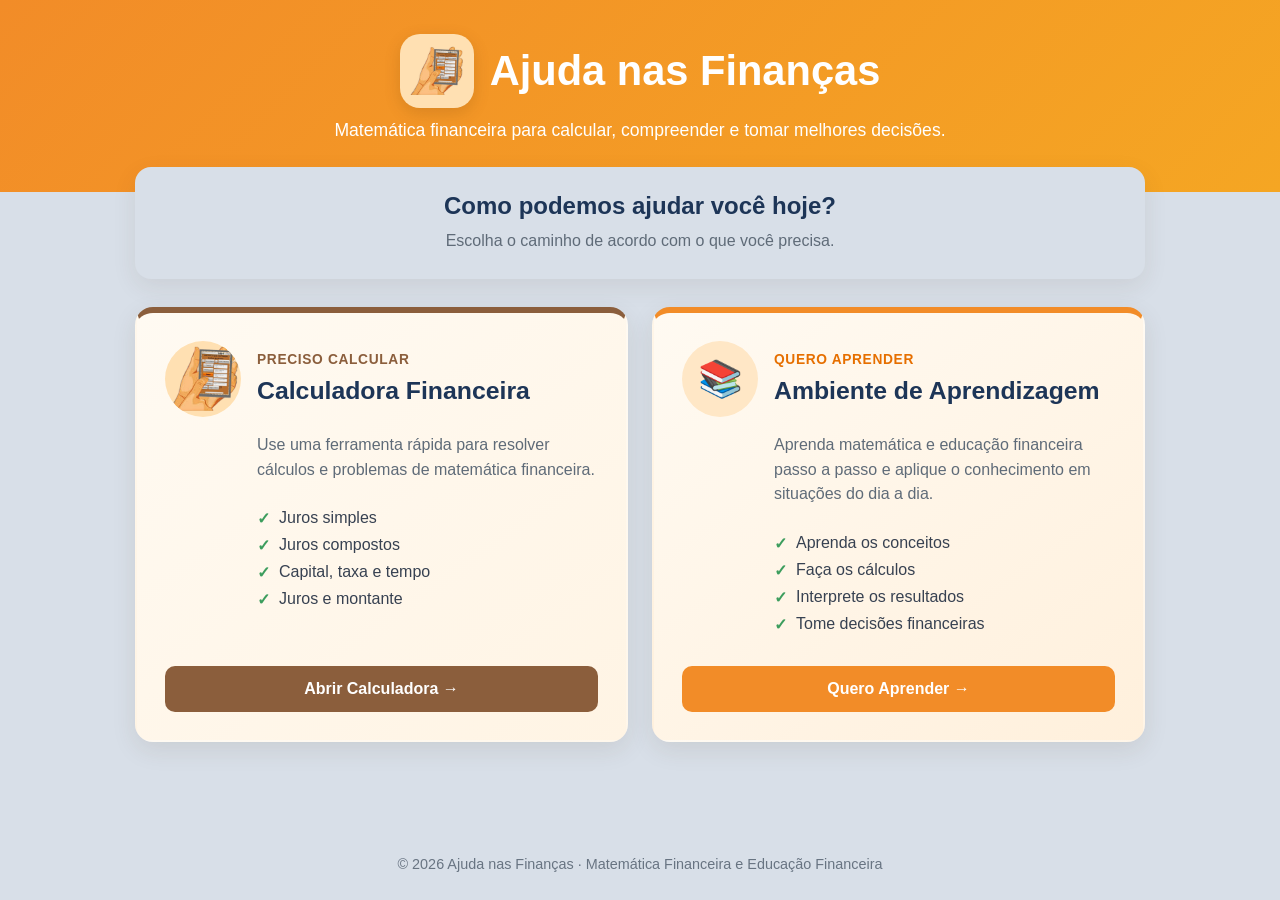
<file: index.html>
<!DOCTYPE html>
<html lang="pt-BR">
<head>
  <meta charset="UTF-8">
  <meta name="viewport" content="width=device-width, initial-scale=1.0">
  <meta name="theme-color" content="#f28c28">
  <title>Ajuda nas Finanças</title>
  <link rel="manifest" href="manifest.json">
  <link rel="icon" type="image/png" href="assets/favicon.png">
  <link rel="apple-touch-icon" href="assets/apple-touch-icon.png">
  <style>
    *{box-sizing:border-box;margin:0;padding:0}
    :root{--azul:#1d3557;--texto:#374151;--muted:#5f6b78;--laranja:#f28c28;--laranja2:#f5a623;--marrom:#8b5e3c;--fundo:#d8dfe8;--calc:#fff4e4;--apr:#fff0dc}
    body{font-family:Arial,Helvetica,sans-serif;background:var(--fundo);color:#1f2937;min-height:100vh;display:flex;flex-direction:column}
    .cabecalho{background:linear-gradient(135deg,var(--laranja),var(--laranja2));color:#fff;text-align:center;padding:34px 20px 48px}
    .marca{display:flex;align-items:center;justify-content:center;gap:16px;margin-bottom:8px}
    .marca-icone{width:74px;height:74px;border-radius:20px;background:#ffe0b2;padding:5px;object-fit:contain;box-shadow:0 5px 16px rgba(99,54,12,.18)}
    .cabecalho h1{font-size:2.6rem;line-height:1.05}
    .cabecalho p{font-size:1.1rem;max-width:650px;margin:auto;line-height:1.6}
    main{width:100%;max-width:1050px;margin:-25px auto 0;padding:0 20px 40px;flex:1}
    .boas-vindas{background:var(--fundo);border-radius:16px;padding:25px;text-align:center;box-shadow:0 8px 25px rgba(80,54,28,.09);margin-bottom:28px}
    .boas-vindas h2{color:var(--azul);margin-bottom:8px}.boas-vindas p{color:var(--muted);line-height:1.6}
    .escolhas{display:grid;grid-template-columns:repeat(2,minmax(0,1fr));gap:24px}
    .cartao{border-radius:18px;padding:28px;text-decoration:none;color:inherit;box-shadow:0 8px 24px rgba(80,54,28,.10);border:2px solid transparent;transition:transform .2s ease,box-shadow .2s ease,border-color .2s ease;display:flex;flex-direction:column;min-height:350px;overflow:hidden}
    .cartao:hover{transform:translateY(-5px);box-shadow:0 14px 32px rgba(80,54,28,.14)}
    .cartao-calcular{background:linear-gradient(145deg,#fffaf2,var(--calc));border-top:6px solid var(--marrom)}
    .cartao-calcular:hover{border-color:var(--marrom)}
    .cartao-aprender{background:linear-gradient(145deg,#fffaf2,var(--apr));border-top:6px solid var(--laranja)}
    .cartao-aprender:hover{border-color:var(--laranja)}
    .topo-cartao{display:flex;align-items:center;gap:16px;margin-bottom:16px;min-width:0}
    .icone{width:76px;height:76px;flex:0 0 76px;border-radius:50%;display:flex;align-items:center;justify-content:center;overflow:hidden}
    .cartao-calcular .icone{background:#ffe0b2}.cartao-aprender .icone{background:#ffe7c6;font-size:2.25rem}
    .icone img{width:92%;height:92%;object-fit:contain}
    .titulo-linha{display:flex;align-items:baseline;gap:10px;flex-wrap:wrap;min-width:0}
    .tipo{font-size:.86rem;font-weight:700;letter-spacing:.65px;white-space:nowrap}.cartao-calcular .tipo{color:var(--marrom)}.cartao-aprender .tipo{color:#e66f00}
    .cartao h2{font-size:1.55rem;color:var(--azul);line-height:1.15;margin:0}
    .descricao{color:var(--muted);line-height:1.55;margin:0 0 18px 92px}
    .recursos{list-style:none;margin:0 0 24px 92px;flex:1}.recursos li{margin:9px 0;color:var(--texto);padding-left:22px;position:relative}.recursos li::before{content:"✓";position:absolute;left:0;font-weight:bold;color:#3c9d5d}
    .botao{width:100%;padding:14px 18px;border-radius:10px;text-align:center;font-weight:bold;font-size:1rem;color:#fff;margin-top:auto}.cartao-calcular .botao{background:var(--marrom)}.cartao-aprender .botao{background:var(--laranja)}
    footer{text-align:center;color:#687482;font-size:.9rem;padding:22px 20px 28px}
    @media(max-width:720px){
      .cabecalho{padding:24px 16px 38px}.marca{gap:11px;margin-bottom:7px}.marca-icone{width:56px;height:56px;border-radius:16px}.cabecalho h1{font-size:1.8rem}.cabecalho p{font-size:.98rem;line-height:1.45;max-width:350px}
      main{margin-top:-16px;padding:0 12px 28px}.boas-vindas{padding:20px 16px;margin-bottom:18px}.boas-vindas h2{font-size:1.3rem}.boas-vindas p{font-size:.94rem}
      .escolhas{grid-template-columns:1fr;gap:16px}.cartao{min-height:auto;padding:20px 18px}.topo-cartao{gap:12px;margin-bottom:12px}.icone{width:62px;height:62px;flex-basis:62px}.cartao-aprender .icone{font-size:1.9rem}
      .titulo-linha{gap:5px 8px}.tipo{font-size:.75rem}.cartao h2{font-size:1.27rem}.descricao{margin-left:74px;font-size:.93rem;margin-bottom:14px}.recursos{margin-left:74px;margin-bottom:18px}.recursos li{font-size:.93rem;margin:7px 0}.botao{padding:13px 14px}
    }
    @media(max-width:430px){
      .marca{align-items:center}.marca-icone{width:52px;height:52px}.cabecalho h1{font-size:1.65rem}.cabecalho p{font-size:.91rem}
      .topo-cartao{align-items:flex-start}.titulo-linha{display:block}.tipo{display:block;margin-bottom:4px;white-space:normal}.cartao h2{font-size:1.22rem}.descricao,.recursos{margin-left:0}.descricao{margin-top:2px}.icone{width:58px;height:58px;flex-basis:58px}
    }
  </style>
</head>
<body>
  <header class="cabecalho">
    <div class="marca"><img class="marca-icone" src="assets/icon-192.png" alt=""><h1>Ajuda nas Finanças</h1></div>
    <p>Matemática financeira para calcular, compreender e tomar melhores decisões.</p>
  </header>
  <main>
    <section class="boas-vindas"><h2>Como podemos ajudar você hoje?</h2><p>Escolha o caminho de acordo com o que você precisa.</p></section>
    <section class="escolhas">
      <a class="cartao cartao-calcular" href="calcular/index.html">
        <div class="topo-cartao"><div class="icone"><img src="assets/mao-calculadora.png" alt="Mão usando a calculadora Ajuda nas Finanças"></div><div class="titulo-linha"><span class="tipo">PRECISO CALCULAR</span><h2>Calculadora Financeira</h2></div></div>
        <p class="descricao">Use uma ferramenta rápida para resolver cálculos e problemas de matemática financeira.</p>
        <ul class="recursos"><li>Juros simples</li><li>Juros compostos</li><li>Capital, taxa e tempo</li><li>Juros e montante</li></ul>
        <div class="botao">Abrir Calculadora →</div>
      </a>
      <a class="cartao cartao-aprender" href="aprender/index.html">
        <div class="topo-cartao"><div class="icone" aria-hidden="true">📚</div><div class="titulo-linha"><span class="tipo">QUERO APRENDER</span><h2>Ambiente de Aprendizagem</h2></div></div>
        <p class="descricao">Aprenda matemática e educação financeira passo a passo e aplique o conhecimento em situações do dia a dia.</p>
        <ul class="recursos"><li>Aprenda os conceitos</li><li>Faça os cálculos</li><li>Interprete os resultados</li><li>Tome decisões financeiras</li></ul>
        <div class="botao">Quero Aprender →</div>
      </a>
    </section>
  </main>
  <footer>© 2026 Ajuda nas Finanças · Matemática Financeira e Educação Financeira</footer>
</body>
</html>
</file>
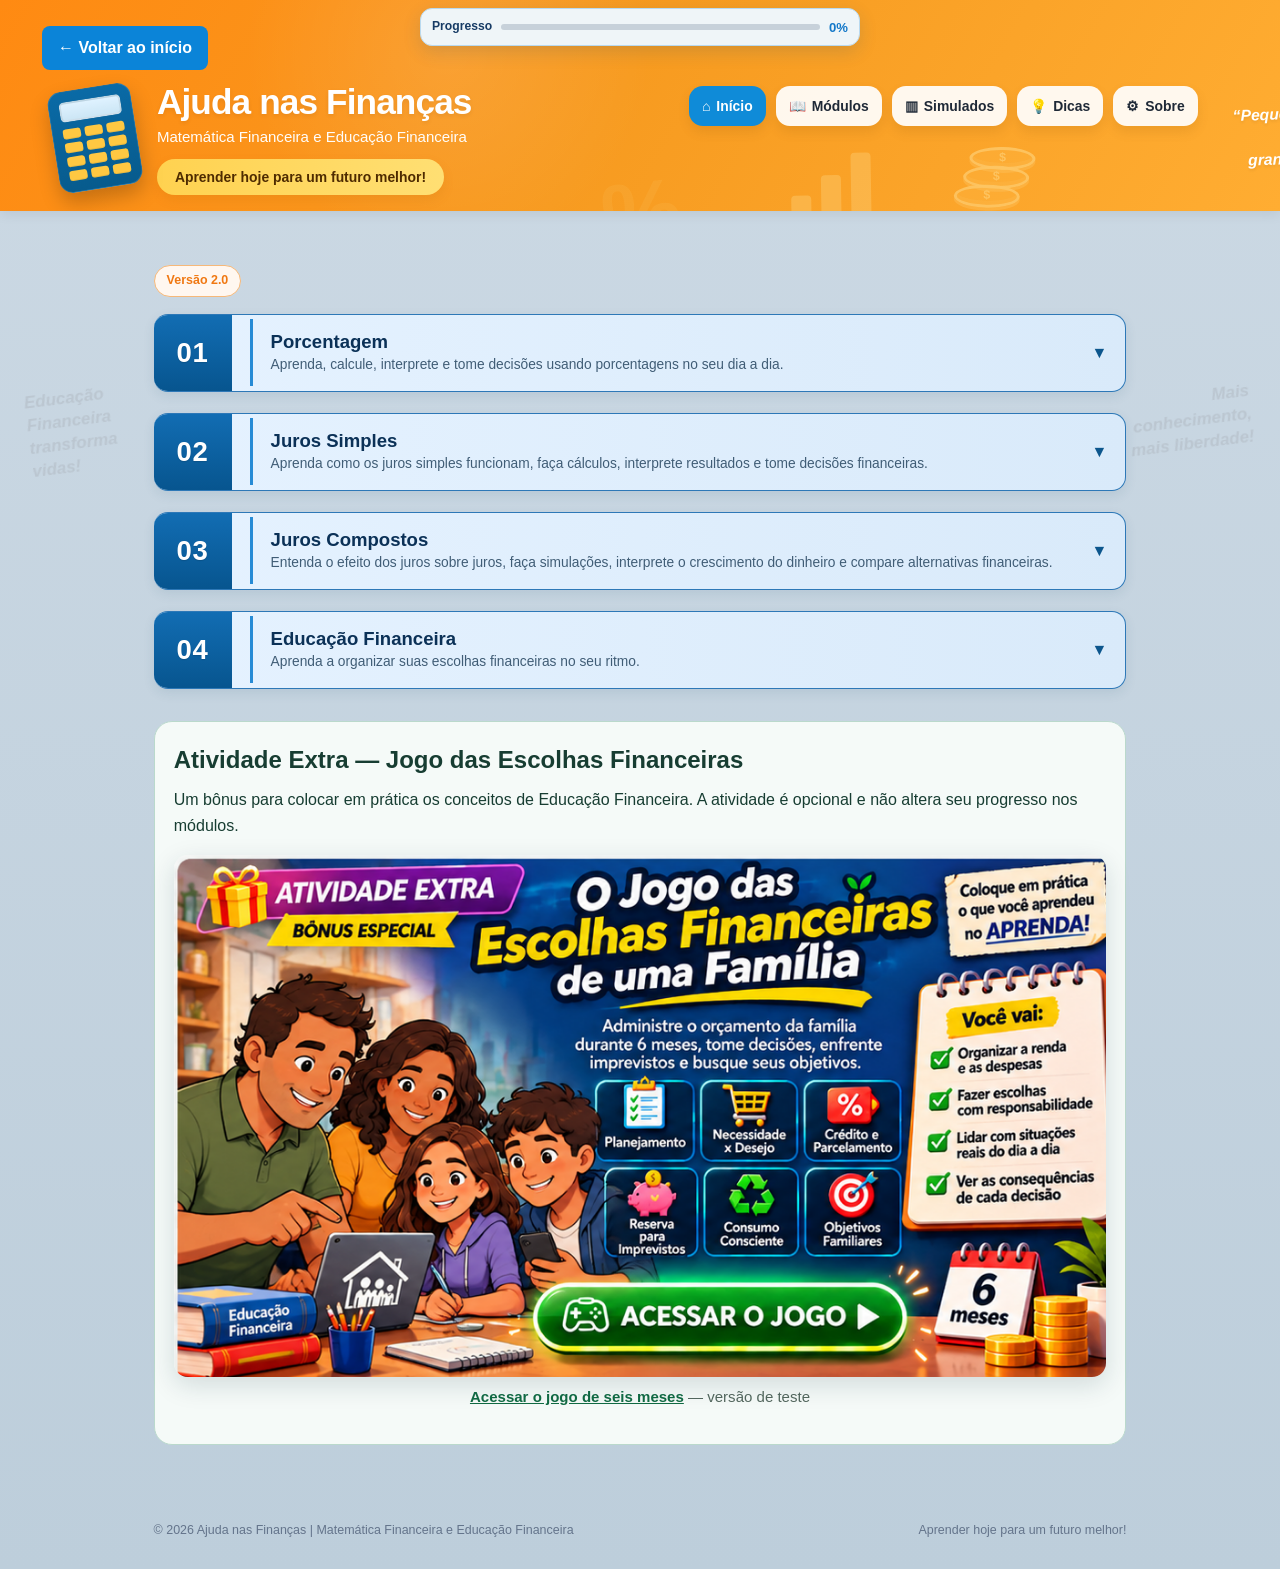
<file: aprender/index.html>
<!DOCTYPE html>

<html lang="pt-BR">
<head>
<meta charset="utf-8"/>
<meta content="width=device-width, initial-scale=1.0" name="viewport"/>
<title>Ajuda nas Finanças 2.0</title>
<link href="css/style.css" rel="stylesheet"/>
<link href="css/modulos/juros-simples-faca.css" rel="stylesheet"/>
<link href="css/modulos/juros-compostos.css" rel="stylesheet"/>
<link rel="stylesheet" href="css/modulos/educacao-financeira.css"/>
</head>
<body>
<header class="cabecalho-projeto">
<a class="voltar-inicio" href="../index.html">
        ← Voltar ao início
        </a>
<div aria-hidden="true" class="cabecalho-decoracao">
<span class="decoracao-percentual">%</span>
<div class="decoracao-grafico">
<span class="barra barra-1"></span>
<span class="barra barra-2"></span>
<span class="barra barra-3"></span>
<span class="barra barra-4"></span>
</div>
<div class="decoracao-moedas">
<span class="moeda moeda-1"></span>
<span class="moeda moeda-2"></span>
<span class="moeda moeda-3"></span>
</div>
</div>
<div class="cabecalho-conteudo">
<div class="marca-area">
<div aria-hidden="true" class="calculadora-marca">
<div class="calc-tela"></div>
<div class="calc-teclas">
<span></span><span></span><span></span>
<span></span><span></span><span></span>
<span></span><span></span><span></span>
<span></span><span></span><span></span>
</div>
</div>
<div class="cabecalho-identidade">
<h1>Ajuda nas Finanças</h1>
<p>Matemática Financeira e Educação Financeira</p>
<div class="cabecalho-slogan">
                        Aprender hoje para um futuro melhor!
                    </div>
</div>
</div>
<nav aria-label="Navegação principal" class="menu-principal">
<a class="menu-item ativo" href="#porcentagem">⌂ <span>Início</span></a>
<a class="menu-item" href="#porcentagem">📖 <span>Módulos</span></a>
<a class="menu-item" href="#porcentagem">▥ <span>Simulados</span></a>
<a class="menu-item" href="#porcentagem">💡 <span>Dicas</span></a>
<a class="menu-item" href="#porcentagem">⚙ <span>Sobre</span></a>
</nav>
<div class="cabecalho-frase">
                “Pequenas decisões de hoje,<br/>
                grandes conquistas amanhã!”
            </div>
</div>
</header>
<div aria-hidden="true" class="decoracao-lateral decoracao-esquerda">
<span>Educação<br/>Financeira<br/>transforma<br/>vidas!</span>
</div>
<div aria-hidden="true" class="decoracao-lateral decoracao-direita">
<span>Mais<br/>conhecimento,<br/>mais liberdade!</span>
</div>
<main>
<section class="introducao introducao-compacta">
<span class="versao-selo">Versão 2.0</span>
</section>
<section class="modulo" id="porcentagem">
<h2>Módulo 1 — Porcentagem</h2>
<p class="modulo-subtitulo">
                Aprenda, calcule, interprete e tome decisões usando porcentagens no seu dia a dia.
            </p>
<div aria-label="Progresso do Módulo 1" class="trilha-progresso">
<div class="trilha-topo">
<span class="trilha-titulo">Seu progresso</span>
<strong id="progressoTexto">0%</strong>
</div>
<div class="trilha-etapas">
<div aria-hidden="true" class="trilha-linha">
<div class="trilha-preenchimento" id="trilhaPreenchimento"></div>
</div>
<div class="trilha-passo" data-etapa="aprenda">
<div class="trilha-icone">🧠</div>
<span>APRENDA</span>
</div>
<div class="trilha-passo" data-etapa="faca">
<div class="trilha-icone">✏️</div>
<span>FAÇA</span>
</div>
<div class="trilha-passo" data-etapa="interprete">
<div class="trilha-icone">🔎</div>
<span>INTERPRETE</span>
</div>
<div class="trilha-passo" data-etapa="decida">
<div class="trilha-icone">💡</div>
<span>DECIDA</span>
</div>
</div>
<div aria-labelledby="progressoTexto" aria-valuemax="100" aria-valuemin="0" aria-valuenow="0" class="trilha-acessivel" role="progressbar"></div>
<p class="mensagem-conclusao" hidden="" id="mensagemConclusao">
                    🏆 <strong>Módulo 1 concluído!</strong>
                    Você aprendeu, calculou, interpretou e tomou decisões usando porcentagens.
                </p>
</div>
<div aria-hidden="true" class="progresso-compacto" hidden="" id="progressoCompacto">
<div class="progresso-compacto-conteudo">
<span class="progresso-compacto-rotulo" id="progressoCompactoRotulo">
                        Progresso
                    </span>
<span class="progresso-compacto-mensagem" hidden="" id="progressoCompactoMensagem">
                        Você aprendeu, calculou, interpretou e tomou decisões usando porcentagem.
                    </span>
</div>
<div aria-hidden="true" class="progresso-compacto-barra">
<div class="progresso-compacto-preenchimento" id="progressoCompactoPreenchimento">
</div>
</div>
<strong id="progressoCompactoTexto">0%</strong>
</div>
<!-- ==================================================
                 APRENDA
            =================================================== -->
<div class="etapa aprenda acordeao">
<button class="acordeao-titulo" type="button">
<span class="acordeao-identidade">
<span aria-hidden="true" class="acordeao-icone">🧠</span>
<span class="acordeao-textos">
<strong>APRENDA</strong>
<small>Entenda os conceitos e veja exemplos</small>
</span>
</span>
<span aria-hidden="true" class="seta">▼</span>
</button>
<div class="acordeao-conteudo">
<!-- SUBTÓPICO 1 -->
<div class="subtopico">
<button class="subtopico-titulo" type="button">
<span>1. O que é porcentagem?</span>
<span class="subtopico-seta">▼</span>
</button>
<div class="subtopico-conteudo">
<p>
                                Porcentagem é uma forma de representar uma parte
                                de um total, considerando esse total dividido
                                em 100 partes.
                            </p>
<p>
                                O símbolo <strong>%</strong>
                                significa <strong>“por cento”</strong>.
                            </p>
<p>
                                Por exemplo:
                            </p>
<p>
<strong>10%</strong> significa
                                <strong>10 de cada 100</strong>.
                            </p>
<p>
                                Podemos representar assim:
                            </p>
<p>
                                10% =
                                <span class="fracao">
<span>10</span>
<span>100</span>
</span>
                                = 0,10
                            </p>
</div>
</div>
<!-- SUBTÓPICO 2 -->
<div class="subtopico">
<button class="subtopico-titulo" type="button">
<span>2. Representação gráfica da porcentagem</span>
<span class="subtopico-seta">▼</span>
</button>
<div class="subtopico-conteudo">
<div aria-labelledby="tituloVisualPorcentagem" class="visual-porcentagem">
<div class="visual-porcentagem-cabecalho">
<div>
<h4 id="tituloVisualPorcentagem">Veja a porcentagem acontecendo</h4>
<p>Digite uma porcentagem e observe como ela é representada em quadros de 100 partes.</p>
</div>
<label class="visual-porcentagem-controle" for="percentualVisual">
<span>Porcentagem</span>
<span class="visual-porcentagem-campo">
<input id="percentualVisual" inputmode="decimal" min="0" step="0.25" type="number" value="10"/>
<strong>%</strong>
</span>
</label>
</div>
<div class="visual-porcentagem-corpo">
<div aria-label="Representação gráfica de 10%" class="grades-porcentagem" id="gradePorcentagem" role="img"></div>
<div aria-live="polite" class="visual-porcentagem-explicacao">
<strong id="fraseVisualPorcentagem">10% significa 10 de cada 100 partes.</strong>
<p id="calculoVisualPorcentagem">10% = 10/100 = 0,10</p>
<small>Experimente valores como 10,75%, 120% ou 300%.</small>
</div>
</div>
</div>
</div>
</div>
<!-- SUBTÓPICO 3 -->
<div class="subtopico">
<button class="subtopico-titulo" type="button">
<span>3. Como calcular uma porcentagem?</span>
<span class="subtopico-seta">▼</span>
</button>
<div class="subtopico-conteudo">
<div class="exemplo">
<h4>
                                    Como calcular uma porcentagem de um valor?
                                </h4>
<p>
                                    Vamos descobrir quanto é
                                    <strong>10% de 200</strong>.
                                </p>
<div class="conta-exemplo">
<p>
<strong>
                                            1º passo — Transformar a porcentagem:
                                        </strong>
</p>
<p>
                                        10% =
                                        <span class="fracao">
<span>10</span>
<span>100</span>
</span>
                                        = 0,10
                                    </p>
<p>
<em>
                                            10% significa 10 de cada 100.
                                        </em>
</p>
<p>
<strong>
                                            2º passo — Multiplicar pelo valor:
                                        </strong>
</p>
<p>
                                        0,10 × 200 = 20
                                    </p>
<p>
                                        Portanto,
                                        <strong>
                                            10% de 200 é 20.
                                        </strong>
</p>
</div>
</div>
</div>
</div>
<!-- SUBTÓPICO 4 -->
<div class="subtopico">
<button class="subtopico-titulo" type="button">
<span>4. Qual porcentagem um valor representa?</span>
<span class="subtopico-seta">▼</span>
</button>
<div class="subtopico-conteudo">
<div class="exemplo">
<h4>
                                    Descobrindo qual porcentagem um valor representa
                                </h4>
<p>
                                    Imagine que temos <strong>R$ 50,00</strong>
                                    de um total de <strong>R$ 200,00</strong>.
                                </p>
<p>
<strong>
                                        R$ 50,00 representa quantos por cento
                                        de R$ 200,00?
                                    </strong>
</p>
<div class="conta-exemplo">
<p>
<strong>
                                            1º passo — Dividir a parte pelo total:
                                        </strong>
</p>
<p>
<span class="fracao">
<span>50</span>
<span>200</span>
</span>
                                        = 0,25
                                    </p>
<p>
<strong>
                                            2º passo — Multiplicar por 100:
                                        </strong>
</p>
<p>
                                        0,25 × 100 =
                                        <strong>25%</strong>
</p>
<p>
                                        Portanto,
                                        <strong>
                                            R$ 50,00 representa 25%
                                            de R$ 200,00.
                                        </strong>
</p>
</div>
</div>
</div>
</div>
<!-- SUBTÓPICO 5 -->
<div class="subtopico">
<button class="subtopico-titulo" type="button">
<span>5. Desconto</span>
<span class="subtopico-seta">▼</span>
</button>
<div class="subtopico-conteudo">
<div class="exemplo">
<h4>
                                    Aplicando porcentagem em um desconto
                                </h4>
<p>
                                    Agora vamos usar a porcentagem
                                    em uma situação financeira.
                                </p>
<p>
                                    Imagine um produto que custa
                                    <strong>R$ 200,00</strong>
                                    e recebe
                                    <strong>10% de desconto</strong>.
                                </p>
<div class="conta-exemplo">
<p>
<strong>
                                            1º passo — Calcular 10%
                                            de R$ 200,00:
                                        </strong>
</p>
<p>
                                        10% =
                                        <span class="fracao">
<span>10</span>
<span>100</span>
</span>
                                        = 0,10
                                    </p>
<p>
                                        0,10 × 200 = 20
                                    </p>
<p>
<strong>
                                            Valor do desconto:
                                            R$ 20,00
                                        </strong>
</p>
<p>
<strong>
                                            2º passo — Subtrair o desconto
                                            do valor inicial:
                                        </strong>
</p>
<p>
                                        R$ 200,00 − R$ 20,00 =
                                        <strong>R$ 180,00</strong>
</p>
<p>
<em>
                                            No desconto, calculamos o valor correspondente à porcentagem e o subtraímos do valor inicial.
                                        </em>
</p>
</div>
</div>
</div>
</div>
<!-- SUBTÓPICO 6 -->
<div class="subtopico">
<button class="subtopico-titulo" type="button">
<span>6. Aumento</span>
<span class="subtopico-seta">▼</span>
</button>
<div class="subtopico-conteudo">
<div class="exemplo">
<h4>
                                    Aplicando porcentagem em um aumento
                                </h4>
<p>
                                    Agora imagine que um produto custa
                                    <strong>R$ 200,00</strong>
                                    e sofre um
                                    <strong>aumento de 10%</strong>.
                                </p>
<div class="conta-exemplo">
<p>
<strong>
                                            1º passo — Calcular 10%
                                            de R$ 200,00:
                                        </strong>
</p>
<p>
                                        10% =
                                        <span class="fracao">
<span>10</span>
<span>100</span>
</span>
                                        = 0,10
                                    </p>
<p>
                                        0,10 × 200 = 20
                                    </p>
<p>
<strong>
                                            Valor do aumento:
                                            R$ 20,00
                                        </strong>
</p>
<p>
<strong>
                                            2º passo — Somar o aumento
                                            ao valor inicial:
                                        </strong>
</p>
<p>
                                        R$ 200,00 + R$ 20,00 =
                                        <strong>R$ 220,00</strong>
</p>
<p>
<em>
                                            No aumento, calculamos o valor correspondente à porcentagem e o somamos ao valor inicial.
                                        </em>
</p>
</div>
</div>
</div>
</div>
</div>
</div>
<!-- ==================================================
                 FAÇA
            =================================================== -->
<div class="etapa faca acordeao">
<button class="acordeao-titulo" type="button">
<span class="acordeao-identidade">
<span aria-hidden="true" class="acordeao-icone">✏️</span>
<span class="acordeao-textos">
<strong>FAÇA</strong>
<small>Pratique com calculadoras e situações</small>
</span>
</span>
<span aria-hidden="true" class="seta">▼</span>
</button>
<div class="acordeao-conteudo">
<!-- SUBTÓPICO 1 -->
<div class="subtopico">
<button class="subtopico-titulo" type="button">
<span>1. Calcular uma porcentagem de um valor</span>
<span class="subtopico-seta">▼</span>
</button>
<div class="subtopico-conteudo">
<h4>Calcule uma porcentagem de um valor</h4>
<p>
                                Digite os valores abaixo para calcular uma porcentagem de determinado valor.
                            </p>
<div class="calculadora-porcentagem">
<div class="campo">
<label for="percentual">
                                        Porcentagem (%)
                                    </label>
<input id="percentual" min="0" placeholder="Ex.: 10" step="any" type="number"/>
</div>
<div class="campo">
<label for="valorBase">
                                        Valor (R$)
                                    </label>
<input id="valorBase" min="0" placeholder="Ex.: 200" step="any" type="number"/>
</div>
<button id="calcularPorcentagem" type="button">
                                    Calcular
                                </button>
<button id="limparPorcentagem" type="button">
                                    Limpar
                                </button>
<div class="resultado" hidden="" id="resultadoPorcentagem">
</div>
</div>
</div>
</div>
<!-- SUBTÓPICO 2 -->
<div class="subtopico">
<button class="subtopico-titulo" type="button">
<span>2. Descobrir qual porcentagem um valor representa</span>
<span class="subtopico-seta">▼</span>
</button>
<div class="subtopico-conteudo">
<h4>
                                Descubra qual porcentagem um valor representa
                            </h4>
<p>
                                Digite uma parte e o valor total para descobrir
                                qual porcentagem essa parte representa.
                            </p>
<div class="calculadora-porcentagem">
<div class="campo">
<label for="valorParte">
                                        Parte (R$)
                                    </label>
<input id="valorParte" min="0" placeholder="Ex.: 50" step="any" type="number"/>
</div>
<div class="campo">
<label for="valorTotal">
                                        Total (R$)
                                    </label>
<input id="valorTotal" min="0" placeholder="Ex.: 200" step="any" type="number"/>
</div>
<button id="calcularRepresentacao" type="button">
                                    Calcular
                                </button>
<button id="limparRepresentacao" type="button">
                                    Limpar
                                </button>
<div class="resultado" hidden="" id="resultadoRepresentacao">
</div>
</div>
</div>
</div>
<!-- SUBTÓPICO 3 -->
<div class="subtopico">
<button class="subtopico-titulo" type="button">
<span>3. Calcular aumento ou desconto</span>
<span class="subtopico-seta">▼</span>
</button>
<div class="subtopico-conteudo">
<h4>
                                Calcule aumento ou desconto percentual
                            </h4>
<p>
                                Informe o valor inicial, a porcentagem e escolha
                                se deseja calcular um aumento ou um desconto.
                            </p>
<div class="calculadora-porcentagem calculadora-ajuste">
<div class="ajuste-campos">
<div class="campo">
<label for="valorInicialAjuste">
                                            Valor inicial (R$)
                                        </label>
<input id="valorInicialAjuste" min="0" placeholder="Ex.: 200" step="any" type="number"/>
</div>
<div class="campo">
<label for="percentualAjuste">
                                            Porcentagem (%)
                                        </label>
<input id="percentualAjuste" min="0" placeholder="Ex.: 10" step="any" type="number"/>
</div>
</div>
<p>
<strong>
                                        Escolha o tipo de cálculo:
                                    </strong>
</p>
<div class="ajuste-opcoes">
<label class="alternativa">
<input name="tipoAjuste" type="radio" value="aumento"/>
                                        Aumento
                                    </label>
<label class="alternativa">
<input name="tipoAjuste" type="radio" value="desconto"/>
                                        Desconto
                                    </label>
</div>
<div class="ajuste-botoes">
<button id="calcularAjuste" type="button">
                                        Calcular
                                    </button>
<button id="limparAjuste" type="button">
                                        Limpar
                                    </button>
</div>
<div class="resultado" hidden="" id="resultadoAjuste">
</div>
</div>
</div>
</div>
</div>
</div>
<!-- ==================================================
                 INTERPRETE
            =================================================== -->
<div class="etapa interprete acordeao">
<button class="acordeao-titulo" type="button">
<span class="acordeao-identidade">
<span aria-hidden="true" class="acordeao-icone">🔎</span>
<span class="acordeao-textos">
<strong>INTERPRETE</strong>
<small>Compreenda o que os resultados significam</small>
</span>
</span>
<span aria-hidden="true" class="seta">▼</span>
</button>
<div class="acordeao-conteudo">
<p>
                        Calcular uma porcentagem é importante,
                        mas também precisamos compreender o que
                        o resultado representa em uma situação financeira.
                    </p>
<!-- SUBTÓPICO 1 -->
<div class="subtopico">
<button class="subtopico-titulo" type="button">
<span>1. Interpretando um desconto</span>
<span class="subtopico-seta">▼</span>
</button>
<div class="subtopico-conteudo">
<h4>Situação 1 — Desconto</h4>
<p>
                                Um produto custa
                                <strong>R$ 500,00</strong>
                                e está com
                                <strong>25,5% de desconto</strong>.
                            </p>
<p>
                                Sabemos que
                                <strong>
                                    25,5% de R$ 500,00 = R$ 127,50
                                </strong>.
                            </p>
<p>
<strong>
                                    O que significa o valor de R$ 127,50?
                                </strong>
</p>

<label class="alternativa">
<input name="interpretacaoDesconto" type="radio" value="final"/>
                                É o preço final do produto.
                            </label>
<label class="alternativa">
<input name="interpretacaoDesconto" type="radio" value="original"/>
                                É o preço original do produto.
                            </label>
<label class="alternativa">
<input name="interpretacaoDesconto" type="radio" value="desconto"/>
                                É o valor do desconto.
                            </label>


<button id="verificarInterpretacaoDesconto" type="button">
                                Verificar resposta
                            </button>
<div class="feedback-interpretacao" hidden="" id="feedbackInterpretacaoDesconto">
</div>
</div>
</div>
<!-- SUBTÓPICO 2 -->
<div class="subtopico">
<button class="subtopico-titulo" type="button">
<span>2. Interpretando um aumento</span>
<span class="subtopico-seta">▼</span>
</button>
<div class="subtopico-conteudo">
<h4>Situação 2 — Aumento</h4>
<p>
                                Um produto custa
                                <strong>R$ 400,00</strong>
                                e sofre um
                                <strong>aumento de 15%</strong>.
                            </p>
<p>
                                Sabemos que
                                <strong>
                                    15% de R$ 400,00 = R$ 60,00
                                </strong>.
                            </p>
<p>
<strong>
                                    O que significa o valor de R$ 60,00?
                                </strong>
</p>

<label class="alternativa">
<input name="interpretacaoAumento" type="radio" value="aumento"/>
                                É o valor do aumento.
                            </label>
<label class="alternativa">
<input name="interpretacaoAumento" type="radio" value="final"/>
                                É o novo preço do produto.
                            </label>
<label class="alternativa">
<input name="interpretacaoAumento" type="radio" value="original"/>
                                É o preço original do produto.
                            </label>


<button id="verificarInterpretacaoAumento" type="button">
                                Verificar resposta
                            </button>
<div class="feedback-interpretacao" hidden="" id="feedbackInterpretacaoAumento">
</div>
</div>
</div>
</div>
</div>
<!-- ==================================================
                 DECIDA
            =================================================== -->
<div class="etapa decida acordeao">
<button class="acordeao-titulo" type="button">
<span class="acordeao-identidade">
<span aria-hidden="true" class="acordeao-icone">💡</span>
<span class="acordeao-textos">
<strong>DECIDA</strong>
<small>Compare opções e tome decisões financeiras</small>
</span>
</span>
<span aria-hidden="true" class="seta">▼</span>
</button>
<div class="acordeao-conteudo">
<p>
                        Agora é hora de comparar situações e tomar decisões
                        usando porcentagem.
                    </p>
<!-- SITUAÇÃO 1 -->
<div class="subtopico">
<button class="subtopico-titulo" type="button">
<span>1. Comparando descontos</span>
<span class="subtopico-seta">▼</span>
</button>
<div class="subtopico-conteudo">
<h4>Qual oferta vale mais a pena?</h4>
<p>
                                O mesmo produto está sendo vendido em duas lojas.
                                Observe as ofertas e escolha a opção mais vantajosa.
                            </p>
<div class="situacao-decisao">
<div class="oferta">
<h4>Loja A</h4>
<p>
                                        Preço:
                                        <strong>R$ 600,00</strong>
</p>
<p>
                                        Desconto:
                                        <strong>20%</strong>
</p>
</div>
<div class="oferta">
<h4>Loja B</h4>
<p>
                                        Preço:
                                        <strong>R$ 550,00</strong>
</p>
<p>
                                        Desconto:
                                        <strong>15%</strong>
</p>
</div>
<p>
<strong>
                                        Qual oferta é mais vantajosa?
                                    </strong>
</p>

<label class="alternativa">
<input name="decisaoPorcentagem" type="radio" value="a"/>

                                    Loja A, porque oferece o maior percentual de desconto.

                                </label>
<label class="alternativa">
<input name="decisaoPorcentagem" type="radio" value="b"/>

                                    Loja B, porque o preço final é menor.

                                </label>

<button id="verificarDecisao" type="button">
                                    Verificar decisão
                                </button>
<div class="feedback-decisao" hidden="" id="feedbackDecisao">
</div>
</div>
</div>
</div>
<!-- SITUAÇÃO 2 -->
<div class="subtopico">
<button class="subtopico-titulo" type="button">
<span>2. Aumento de preço</span>
<span class="subtopico-seta">▼</span>
</button>
<div class="subtopico-conteudo">
<div class="situacao-decisao">
<h4>Situação 2 — Aumento de preço</h4>
<p>
                                    Um produto custava <strong>R$ 400,00</strong>.
                                    Em uma loja, ele sofreu um aumento de
                                    <strong>10%</strong>.
                                </p>
<p>
                                    Em outra loja, o mesmo produto está sendo vendido por
                                    <strong>R$ 435,00</strong>.
                                </p>
<p>
<strong>Qual opção tem o menor preço?</strong>
</p>

<label class="alternativa">
<input name="decisaoAumento" type="radio" value="b"/>
                                    A segunda loja, porque o preço final é menor.
                                </label>
<label class="alternativa">
<input name="decisaoAumento" type="radio" value="a"/>
                                    A primeira loja, porque o aumento é de apenas 10%.
                                </label>

<button id="verificarDecisaoAumento" type="button">
                                    Verificar decisão
                                </button>
<div class="feedback-decisao" hidden="" id="feedbackDecisaoAumento">
</div>
</div>
</div>
</div>
<!-- SITUAÇÃO 3 -->
<div class="subtopico">
<button class="subtopico-titulo" type="button">
<span>3. À vista ou parcelado?</span>
<span class="subtopico-seta">▼</span>
</button>
<div class="subtopico-conteudo">
<div class="situacao-decisao">
<h4>Situação 3 — À vista ou parcelado?</h4>
<p>
                                    Um celular custa <strong>R$ 1.200,00</strong>.
                                    A loja oferece duas formas de pagamento.
                                </p>
<div class="oferta">
<h4>Opção A — À vista</h4>
<p>
                                        Desconto de <strong>8%</strong>.
                                    </p>
</div>
<div class="oferta">
<h4>Opção B — Parcelado</h4>
<p>
                                        Preço total de <strong>R$ 1.140,00</strong>.
                                    </p>
</div>
<p>
<strong>
                                        Qual opção é mais vantajosa considerando
                                        apenas o menor preço total?
                                    </strong>
</p>

<label class="alternativa">
<input name="decisaoPagamento" type="radio" value="b"/>
                                    Opção B — pagamento parcelado.
                                </label>
<label class="alternativa">
<input name="decisaoPagamento" type="radio" value="a"/>
                                    Opção A — pagamento à vista.
                                </label>

<button id="verificarDecisaoPagamento" type="button">
                                    Verificar decisão
                                </button>
<div class="feedback-decisao" hidden="" id="feedbackDecisaoPagamento">
</div>
</div>
</div>
</div>
</div>
</div>
</section>
<!-- ==================================================
             MÓDULO 2 — JUROS SIMPLES
        =================================================== -->
<section class="modulo modulo-juros-simples" id="juros-simples">
<h2>Módulo 2 — Juros Simples</h2>
<p class="modulo-subtitulo">
                Aprenda como os juros simples funcionam, faça cálculos,
                interprete resultados e tome decisões financeiras.
            </p>
<!-- ==================================================
                 APRENDA
            =================================================== -->
<div class="etapa aprenda acordeao">
<button class="acordeao-titulo" type="button">
<span class="acordeao-identidade">
<span aria-hidden="true" class="acordeao-icone">
                            🧠
                        </span>
<span class="acordeao-textos">
<strong>APRENDA</strong>
<small>
                                Entenda como funcionam os juros simples
                            </small>
</span>
</span>
<span aria-hidden="true" class="seta">▼</span>
</button>
<div class="acordeao-conteudo">
<!-- SUBTÓPICO 1 -->
<div class="subtopico">
<button class="subtopico-titulo" type="button">
<span>1. O que são juros?</span>
<span class="subtopico-seta">▼</span>
</button>
<div class="subtopico-conteudo">
<p>
                                Os <strong>juros</strong> representam o valor
                                pago ou recebido pelo uso de uma quantia
                                de dinheiro durante determinado período.
                            </p>
<p>
                                Eles aparecem em diversas situações do dia a dia,
                                como empréstimos, financiamentos, compras a prazo
                                e investimentos.
                            </p>
<div class="exemplo">
<h4>Um exemplo simples</h4>
<p>
                                    Imagine que uma pessoa empreste
                                    <strong>R$ 1.000,00</strong>
                                    a uma taxa de
                                    <strong>2% ao mês</strong>.
                                </p>
<p>
                                    Como aprendemos no módulo anterior:
                                </p>
<p>
<strong>
                                        2% de R$ 1.000,00 = R$ 20,00
                                    </strong>
</p>
<p>
                                    Esses <strong>R$ 20,00</strong>
                                    representam os juros de um mês.
                                </p>
</div>
</div>
</div>
<!-- SUBTÓPICO 2 -->
<div class="subtopico">
<button class="subtopico-titulo" type="button">
<span>2. Como funcionam os juros simples?</span>
<span class="subtopico-seta">▼</span>
</button>
<div class="subtopico-conteudo">
<p>
                                Nos <strong>juros simples</strong>,
                                os juros são sempre calculados sobre
                                o <strong>capital inicial</strong>.
                            </p>
<p>
                                Por isso, considerando um capital de
                                <strong>R$ 1.000,00</strong>
                                e uma taxa de
                                <strong>2% ao mês</strong>,
                                o acréscimo será sempre de
                                <strong>R$ 20,00 por mês</strong>.
                            </p>
<div class="exemplo">
<h4>Observe a evolução</h4>
<!-- CONTROLES INTERATIVOS — JUROS SIMPLES -->
<div class="controles-juros">
<div class="controle-juros">
<label for="jsCapitalAprenda">
                                            Capital inicial (R$)
                                        </label>
<input id="jsCapitalAprenda" min="0" step="100" type="number" value="1000"/>
</div>
<div class="controle-juros">
<label for="jsTaxaAprenda">
                                            Taxa (% ao mês)
                                        </label>
<input id="jsTaxaAprenda" min="0" step="0.1" type="number" value="2"/>
</div>
<div class="controle-juros">
<label for="jsTempoAprenda">
                                            Tempo (meses)
                                        </label>
<input id="jsTempoAprenda" max="12" min="1" step="1" type="number" value="3"/>
</div>
</div>
<p class="dica-interacao-juros">
                                    👆 Altere os valores e observe como os juros evoluem ao longo do tempo.
                                </p>
<!-- LINHA DO TEMPO — JUROS SIMPLES -->
<div class="linha-tempo-juros">
<div class="linha-tempo-item">
<span class="linha-tempo-periodo">Início</span>
<strong>R$ 1.000,00</strong>
<small>Capital inicial</small>
</div>
<span class="linha-tempo-seta">→</span>
<div class="linha-tempo-item">
<span class="linha-tempo-periodo">1º mês</span>
<strong>R$ 1.020,00</strong>
<small>+ R$ 20,00</small>
</div>
<span class="linha-tempo-seta">→</span>
<div class="linha-tempo-item">
<span class="linha-tempo-periodo">2º mês</span>
<strong>R$ 1.040,00</strong>
<small>+ R$ 20,00</small>
</div>
<span class="linha-tempo-seta">→</span>
<div class="linha-tempo-item">
<span class="linha-tempo-periodo">3º mês</span>
<strong>R$ 1.060,00</strong>
<small>+ R$ 20,00</small>
</div>
</div>
<p class="linha-tempo-explicacao">
                                    💡 Nos juros simples, o acréscimo é
                                    <strong>constante</strong>: neste exemplo,
                                    são R$ 20,00 em cada mês.
                                </p>
</div>
</div>
</div>
<!-- SUBTÓPICO 3 -->
<div class="subtopico">
<button class="subtopico-titulo" type="button">
<span>3. Elementos dos juros simples</span>
<span class="subtopico-seta">▼</span>
</button>
<div class="subtopico-conteudo">
<p>
                                Para realizar os cálculos de juros simples,
                                precisamos conhecer alguns elementos:
                            </p>
<p>
<strong>C — Capital:</strong>
                                valor inicial aplicado, emprestado ou financiado.
                            </p>
<p>
<strong>i — Taxa de juros:</strong>
                                porcentagem cobrada ou recebida em determinado período.
                            </p>
<p>
<strong>t — Tempo:</strong>
                                quantidade de períodos da operação.
                            </p>
<p>
<strong>J — Juros:</strong>
                                valor pago ou recebido além do capital inicial.
                            </p>
<p>
<strong>M — Montante:</strong>
                                valor total ao final da operação.
                            </p>
</div>
</div>
<!-- SUBTÓPICO 4 -->
<div class="subtopico">
<button class="subtopico-titulo" type="button">
<span>4. Fórmula dos juros simples</span>
<span class="subtopico-seta">▼</span>
</button>
<div class="subtopico-conteudo">
<p>
                                Os juros simples podem ser calculados pela fórmula:
                            </p>
<div class="exemplo">
<p>
<strong>J = C × i × t</strong>
</p>
<p>
                                    Depois de calcular os juros,
                                    podemos encontrar o montante:
                                </p>
<p>
<strong>M = C + J</strong>
</p>
</div>
<p>
<strong>Atenção:</strong>
                                a taxa de juros e o tempo precisam estar
                                na <strong>mesma unidade de tempo</strong>.
                            </p>
<p>
                                Por exemplo, se a taxa é
                                <strong>2% ao mês</strong>,
                                o tempo também deve estar expresso em
                                <strong>meses</strong>.
                            </p>
</div>
</div>
<!-- SUBTÓPICO 5 -->
<div class="subtopico">
<button class="subtopico-titulo" type="button">
<span>5. Juros são o único custo de um empréstimo?</span>
<span class="subtopico-seta">▼</span>
</button>
<div class="subtopico-conteudo">
<p>
<strong>Nem sempre.</strong> Além dos juros, uma operação de crédito pode incluir
                                outros custos, como <strong>tarifas, impostos, seguros e outros encargos</strong>.
                            </p>
<div class="exemplo">
<h4>💡 CET — Custo Efetivo Total</h4>
<p>
                                    O <strong>CET</strong> reúne, em uma única informação, os custos da operação de crédito.
                                    Por isso, ele ajuda a comparar propostas de empréstimos e financiamentos.
                                </p>
<p>
                                    Uma proposta com <strong>taxa de juros menor</strong> pode acabar tendo
                                    <strong>custo total maior</strong> quando existem outras despesas.
                                </p>
</div>
<p>
<strong>Neste módulo, não vamos calcular o CET.</strong> Vamos apenas usar essa ideia
                                para lembrar que, antes de escolher um empréstimo, é importante observar
                                <strong>todos os custos informados</strong>, e não somente a taxa de juros.
                            </p>
</div>
</div>
</div>
</div>
<!-- JUROS SIMPLES — FAÇA -->
<div class="etapa faca acordeao" id="jsEtapaFaca">
<button class="acordeao-titulo" type="button">
<span class="acordeao-identidade">
<span aria-hidden="true" class="acordeao-icone">✏️</span>
<span class="acordeao-textos"><strong>FAÇA</strong><small>Calcule e acompanhe cada passo</small></span>
</span>
<span aria-hidden="true" class="seta">▼</span>
</button>
<div class="acordeao-conteudo">
<h3>Quanto o dinheiro aumenta com juros simples?</h3>
<p>
    Informe o capital, a taxa de juros e o tempo para descobrir
    os juros e o montante.
</p>
<p>
<strong>Taxa e tempo podem estar em unidades diferentes.</strong>
    Se necessário, o sistema fará a conversão e mostrará como ela foi feita.
</p>
<form id="jsFormularioFaca" novalidate="">
<div class="js-campos-faca">
<!-- CAPITAL -->
<div class="campo">
<label for="jsCapitalFaca">
                Capital inicial (R$)
            </label>
<input id="jsCapitalFaca" inputmode="decimal" min="0" placeholder="Ex.: 1000" required="" step="any" type="number"/>
</div>
<!-- TAXA -->
<div class="campo">
<label for="jsTaxaFaca">
                Taxa de juros (%)
            </label>
<div class="js-campo-com-unidade">
<input id="jsTaxaFaca" inputmode="decimal" min="0" placeholder="Ex.: 2" required="" step="any" type="number"/>
<select aria-label="Período da taxa de juros" id="jsUnidadeTaxaFaca">
<option value="dia">ao dia</option>
<option selected="" value="mes">ao mês</option>
<option value="trimestre">ao trimestre</option>
<option value="semestre">ao semestre</option>
<option value="ano">ao ano</option>
</select>
</div>
</div>
<!-- TEMPO -->
<div class="campo">
<label for="jsTempoFaca">
                Tempo
            </label>
<div class="js-campo-com-unidade">
<input id="jsTempoFaca" inputmode="decimal" min="0" placeholder="Ex.: 3" required="" step="any" type="number"/>
<select aria-label="Unidade do tempo" id="jsUnidadeTempoFaca">
<option value="dia">dias</option>
<option selected="" value="mes">meses</option>
<option value="trimestre">trimestres</option>
<option value="semestre">semestres</option>
<option value="ano">anos</option>
</select>
</div>
</div>
</div>
<div class="js-acoes-faca">
<button type="submit">CALCULAR</button>
<button id="jsLimparFaca" type="button">LIMPAR</button>
<button id="jsUsarAprenda" type="button">USAR VALORES DO APRENDA</button>
</div>
<p hidden="" id="jsErroFaca" role="alert"></p>
<div aria-live="polite" hidden="" id="jsResultadoFaca"></div>
<!-- LABORATÓRIO FINANCEIRO — JUROS SIMPLES -->
<div class="js-laboratorio-faca" hidden="" id="jsLaboratorioFaca">
<div class="js-grafico-cabecalho">
<div>
<h4>Evolução do dinheiro ao longo do tempo</h4>
<p>
                Observe como o montante aumenta em cada período
                nos juros simples.
            </p>
</div>
</div>
<div class="js-grafico-area">
<div aria-label="Gráfico da evolução do montante nos juros simples" class="js-grafico-faca" id="jsGraficoFaca" role="img"></div>
</div>
<div class="js-periodo-selecionado" id="jsPeriodoSelecionado">
<span>Período selecionado</span>
<strong>Selecione um ponto do gráfico</strong>
</div>
<div class="js-evolucao-faca">
<button aria-expanded="false" class="js-mostrar-tabela" id="jsMostrarTabela" type="button">
            Ver evolução período a período
        </button>
<div class="js-tabela-evolucao" hidden="" id="jsTabelaEvolucao"></div>
</div>
</div>
</form>
</div>
</div>
<!-- ==================================================
                 JUROS SIMPLES — INTERPRETE
            =================================================== -->
<div class="etapa interprete acordeao" id="jsEtapaInterprete">
<button class="acordeao-titulo" type="button">
<span class="acordeao-identidade">
<span aria-hidden="true" class="acordeao-icone">🔎</span>
<span class="acordeao-textos">
<strong>INTERPRETE</strong>
<small>Compreenda o que os resultados significam</small>
</span>
</span>
<span aria-hidden="true" class="seta">▼</span>
</button>
<div class="acordeao-conteudo">
<h3>O que os juros representam?</h3>
<p>João fez um empréstimo de <strong>R$ 1.000,00</strong>, com juros simples de <strong>2% ao mês</strong>, durante <strong>6 meses</strong>.</p>
<p>Ao final desse período, os juros são <strong>R$ 120,00</strong> e o montante é <strong>R$ 1.120,00</strong>.</p>
<div class="subtopico">
<button class="subtopico-titulo" type="button">
<span>1. Interpretando os R$ 120,00</span><span class="subtopico-seta">▼</span>
</button>
<div class="subtopico-conteudo">
<p><strong>O que representam os R$ 120,00?</strong></p>

<label class="alternativa"><input name="jsInterpreteJuros" type="radio" value="capital"/> É o valor que João recebeu emprestado.</label>
<label class="alternativa"><input name="jsInterpreteJuros" type="radio" value="montante"/> É o total que João deverá pagar.</label>
<label class="alternativa"><input name="jsInterpreteJuros" type="radio" value="juros"/> É o custo do empréstimo acumulado durante os 6 meses.</label>


<button id="jsVerificarInterpreteJuros" type="button">VERIFICAR RESPOSTA</button>
<div aria-live="polite" class="feedback-interpretacao" hidden="" id="jsFeedbackInterpreteJuros"></div>
</div>
</div>
<div class="subtopico">
<button class="subtopico-titulo" type="button">
<span>2. E se o prazo aumentar?</span><span class="subtopico-seta">▼</span>
</button>
<div class="subtopico-conteudo">
<p>Se o capital e a taxa permanecerem iguais, mas o prazo passar de <strong>6 para 12 meses</strong>, o que acontece com os juros?</p>

<label class="alternativa"><input name="jsInterpreteTempo" type="radio" value="dobram"/> Dobram para R$ 240,00.</label>
<label class="alternativa"><input name="jsInterpreteTempo" type="radio" value="iguais"/> Continuam em R$ 120,00.</label>
<label class="alternativa"><input name="jsInterpreteTempo" type="radio" value="diminuem"/> Diminuem para R$ 60,00.</label>


<button id="jsVerificarInterpreteTempo" type="button">VERIFICAR RESPOSTA</button>
<div aria-live="polite" class="feedback-interpretacao" hidden="" id="jsFeedbackInterpreteTempo"></div>
</div>
</div>
</div>
</div>
<!-- ==================================================
                 JUROS SIMPLES — DECIDA
            =================================================== -->
<div class="etapa decida acordeao" id="jsEtapaDecida">
<button class="acordeao-titulo" type="button">
<span class="acordeao-identidade">
<span aria-hidden="true" class="acordeao-icone">💡</span>
<span class="acordeao-textos">
<strong>DECIDA</strong>
<small>Compare propostas antes de escolher</small>
</span>
</span>
<span aria-hidden="true" class="seta">▼</span>
</button>
<div class="acordeao-conteudo">
<h3>Decida comparando todos os custos</h3>
<p>Resolva três situações diferentes usando juros simples e raciocínio financeiro.</p>
<div class="subtopico"><button class="subtopico-titulo" type="button"><span>1. Qual empréstimo tem o menor custo?</span><span class="subtopico-seta">▼</span></button><div class="subtopico-conteudo"><p>Ana precisa de <strong>R$ 2.000,00</strong> por <strong>6 meses</strong>.</p><div class="situacao-decisao"><div class="oferta"><h4>Banco A</h4><p>Juros simples de <strong>2% ao mês</strong>.</p><p>Sem taxa adicional.</p></div><div class="oferta"><h4>Banco B</h4><p>Juros simples de <strong>1,5% ao mês</strong>.</p><p>Mais uma taxa fixa de <strong>R$ 80,00</strong>.</p></div></div><p><strong>Considerando todos os custos, qual proposta é mais barata?</strong></p>
<label class="alternativa"><input name="jsDecisaoEmprestimo" type="radio" value="b"/><span>Banco B.</span></label>
<label class="alternativa"><input name="jsDecisaoEmprestimo" type="radio" value="a"/><span>Banco A.</span></label>
<label class="alternativa"><input name="jsDecisaoEmprestimo" type="radio" value="iguais"/><span>As duas propostas têm o mesmo custo.</span></label><button id="jsVerificarDecisao" type="button">VERIFICAR DECISÃO</button><div aria-live="polite" class="feedback-decisao" hidden="" id="jsFeedbackDecisao"></div></div></div>
<div class="subtopico"><button class="subtopico-titulo" type="button"><span>2. Prazo menor ou parcela de tempo maior?</span><span class="subtopico-seta">▼</span></button><div class="subtopico-conteudo"><p>Uma dívida de <strong>R$ 1.500,00</strong> cobra juros simples de <strong>2% ao mês</strong>. Carlos pode quitar em 4 meses ou em 8 meses.</p><p><strong>Qual escolha gera menor valor de juros?</strong></p>
<label class="alternativa"><input name="jsDecisaoPrazo" type="radio" value="8"/><span>Quitar em 8 meses.</span></label>
<label class="alternativa"><input name="jsDecisaoPrazo" type="radio" value="igual"/><span>O prazo não altera os juros.</span></label>
<label class="alternativa"><input name="jsDecisaoPrazo" type="radio" value="4"/><span>Quitar em 4 meses.</span></label><button id="jsVerificarDecisaoPrazo" type="button">VERIFICAR DECISÃO</button><div aria-live="polite" class="feedback-decisao" hidden="" id="jsFeedbackDecisaoPrazo"></div></div></div>
<div class="subtopico"><button class="subtopico-titulo" type="button"><span>3. À vista ou parcelado?</span><span class="subtopico-seta">▼</span></button><div class="subtopico-conteudo"><p>Uma bicicleta custa <strong>R$ 1.200,00</strong> à vista ou pode ser paga após 5 meses com juros simples de <strong>1,5% ao mês</strong>.</p><p><strong>Se a pessoa tem o dinheiro disponível hoje, qual opção tem menor custo?</strong></p>
<label class="alternativa"><input name="jsDecisaoVista" type="radio" value="vista"/><span>Pagar à vista.</span></label>
<label class="alternativa"><input name="jsDecisaoVista" type="radio" value="prazo"/><span>Pagar após 5 meses com juros.</span></label>
<label class="alternativa"><input name="jsDecisaoVista" type="radio" value="igual"/><span>As duas opções custam o mesmo.</span></label><button id="jsVerificarDecisaoVista" type="button">VERIFICAR DECISÃO</button><div aria-live="polite" class="feedback-decisao" hidden="" id="jsFeedbackDecisaoVista"></div></div></div>
</div>
</div>
</section>
<!-- ==================================================
             MÓDULO 3 — JUROS COMPOSTOS
        =================================================== -->
<section class="modulo modulo-juros-compostos" id="juros-compostos">
<h2>Módulo 3 — Juros Compostos</h2>
<p class="modulo-subtitulo">Entenda o efeito dos juros sobre juros, faça simulações, interprete o crescimento do dinheiro e compare alternativas financeiras.</p>
<div class="etapa aprenda acordeao" id="jcEtapaAprenda">
<button class="acordeao-titulo" type="button"><span class="acordeao-identidade"><span aria-hidden="true" class="acordeao-icone">🧠</span><span class="acordeao-textos"><strong>APRENDA</strong><small>Veja como os juros passam a render juros</small></span></span><span aria-hidden="true" class="seta">▼</span></button>
<div class="acordeao-conteudo">
<div class="subtopico">
<button class="subtopico-titulo" type="button"><span>1. O que muda nos juros compostos?</span><span class="subtopico-seta">▼</span></button>
<div class="subtopico-conteudo">
<p>Nos <strong>juros compostos</strong>, os juros de cada período são incorporados ao saldo. No período seguinte, a mesma taxa é aplicada sobre esse novo valor. É o conhecido efeito de <strong>juros sobre juros</strong>.</p>
<div class="exemplo"><h4>Exemplo: R$ 1.000,00 a 10% ao mês</h4><div class="jc-sequencia"><span>R$ 1.000,00</span><b>→</b><span>R$ 1.100,00</span><b>→</b><span>R$ 1.210,00</span><b>→</b><span>R$ 1.331,00</span></div><p>No primeiro mês, os juros são R$ 100,00. No segundo, são R$ 110,00. No terceiro, R$ 121,00. A taxa continua em 10%, mas a <strong>base de cálculo aumenta</strong>.</p></div>
</div>
</div>
<div class="subtopico">
<button class="subtopico-titulo" type="button"><span>2. Fórmula do montante</span><span class="subtopico-seta">▼</span></button>
<div class="subtopico-conteudo"><p>O montante é calculado por:</p><div class="jc-formula"><strong>M = C × (1 + i)<sup>t</sup></strong></div><p><strong>M</strong> é o montante, <strong>C</strong> é o capital inicial, <strong>i</strong> é a taxa na forma decimal e <strong>t</strong> é o número de períodos. Depois, os juros podem ser encontrados por <strong>J = M − C</strong>.</p><p><strong>Atenção:</strong> taxa e tempo precisam estar na mesma unidade de período.</p></div>
</div>
<div class="subtopico">
<button class="subtopico-titulo" type="button"><span>3. Explore período a período</span><span class="subtopico-seta">▼</span></button>
<div class="subtopico-conteudo"><p>Altere os valores e observe como o saldo cresce. Compare também com os juros simples usando o mesmo capital, taxa e tempo.</p><div class="jc-explorador"><div class="jc-controles"><label>Capital (R$)<input id="jcCapitalAprenda" min="1" step="any" type="number" value="1000"/></label><label>Taxa (% ao mês)<input id="jcTaxaAprenda" min="0" step="any" type="number" value="10"/></label><label>Tempo (meses)<input id="jcTempoAprenda" max="24" min="1" step="1" type="number" value="3"/></label></div><div class="jc-resumo-aprenda" id="jcResumoAprenda"></div><div class="jc-comparacao" id="jcComparacaoAprenda"></div><div class="jc-tabela-wrap" id="jcTabelaAprenda"></div></div></div>
</div>
</div>
</div>
<div class="etapa faca acordeao" id="jcEtapaFaca">
<button class="acordeao-titulo" type="button"><span class="acordeao-identidade"><span aria-hidden="true" class="acordeao-icone">✏️</span><span class="acordeao-textos"><strong>FAÇA</strong><small>Calcule e acompanhe o crescimento</small></span></span><span aria-hidden="true" class="seta">▼</span></button>
<div class="acordeao-conteudo"><h3>Quanto o dinheiro aumenta com juros compostos?</h3><p>Informe o capital, a taxa e o tempo. O sistema calcula o montante, os juros acumulados e mostra a evolução período a período.</p><p><strong>Taxa e tempo podem estar em unidades diferentes.</strong> Quando necessário, o sistema converte o tempo para o período da taxa.</p>
<form id="jcFormularioFaca" novalidate=""><div class="jc-campos-faca"><div class="campo"><label for="jcCapitalFaca">Capital inicial (R$)</label><input id="jcCapitalFaca" inputmode="decimal" min="0" placeholder="Ex.: 1000" required="" step="any" type="number"/></div><div class="campo"><label for="jcTaxaFaca">Taxa de juros (%)</label><div class="jc-campo-com-unidade"><input id="jcTaxaFaca" inputmode="decimal" min="0" placeholder="Ex.: 2" required="" step="any" type="number"/><select aria-label="Período da taxa" id="jcUnidadeTaxaFaca"><option value="dia">ao dia</option><option selected="" value="mes">ao mês</option><option value="trimestre">ao trimestre</option><option value="semestre">ao semestre</option><option value="ano">ao ano</option></select></div></div><div class="campo"><label for="jcTempoFaca">Tempo</label><div class="jc-campo-com-unidade"><input id="jcTempoFaca" inputmode="decimal" min="0" placeholder="Ex.: 12" required="" step="any" type="number"/><select aria-label="Unidade do tempo" id="jcUnidadeTempoFaca"><option value="dia">dias</option><option selected="" value="mes">meses</option><option value="trimestre">trimestres</option><option value="semestre">semestres</option><option value="ano">anos</option></select></div></div></div><div class="jc-acoes-faca"><button type="submit">CALCULAR</button><button id="jcLimparFaca" type="button">LIMPAR</button><button id="jcUsarAprenda" type="button">USAR VALORES DO APRENDA</button></div><p hidden="" id="jcErroFaca" role="alert"></p><div aria-live="polite" hidden="" id="jcResultadoFaca"></div><div class="jc-laboratorio-faca" hidden="" id="jcLaboratorioFaca">
<h4>Laboratório financeiro — simples × compostos</h4><p>Compare o crescimento dos dois regimes usando os mesmos valores.</p>
<div class="jc-grafico-faca" id="jcGraficoFaca"></div>
<div class="jc-grafico-detalhado-cabecalho"><h4>Evolução dos juros compostos ao longo do tempo</h4><p>Explore o gráfico e a tabela. Ao selecionar um período em um deles, o mesmo período será destacado no outro.</p></div>
<div class="jc-grafico-detalhado-area"><div aria-label="Gráfico da evolução do montante nos juros compostos" class="jc-grafico-detalhado" id="jcGraficoDetalhado" role="img"></div></div>
<div class="jc-periodo-selecionado" id="jcPeriodoSelecionado"><span>Período selecionado</span><strong>Selecione um ponto do gráfico ou uma linha da tabela</strong></div>
<button aria-expanded="false" class="jc-mostrar-tabela" id="jcMostrarTabela" type="button">Ver evolução período a período</button>
<div class="jc-tabela-wrap jc-tabela-detalhada" hidden="" id="jcTabelaEvolucao"></div>
</div></form>
</div>
</div>
<div class="etapa interprete acordeao" id="jcEtapaInterprete">
<button class="acordeao-titulo" type="button"><span class="acordeao-identidade"><span aria-hidden="true" class="acordeao-icone">🔎</span><span class="acordeao-textos"><strong>INTERPRETE</strong><small>Entenda o que os resultados significam</small></span></span><span aria-hidden="true" class="seta">▼</span></button>
<div class="acordeao-conteudo"><h3>Leia além do resultado</h3><p>Nos juros compostos, entender <strong>como</strong> o valor cresce é tão importante quanto calcular o montante.</p>
<div class="subtopico"><button class="subtopico-titulo" type="button"><span>1. Por que os juros aumentam a cada mês?</span><span class="subtopico-seta">▼</span></button><div class="subtopico-conteudo"><p>Um capital de R$ 1.000,00 rende 10% ao mês. Por que os juros do segundo mês são maiores que os do primeiro?</p>
<label class="alternativa"><input name="jcInterpreteBase" type="radio" value="taxa"/><span>Porque a taxa aumenta a cada mês.</span></label>
<label class="alternativa"><input name="jcInterpreteBase" type="radio" value="capital"/><span>Porque o capital inicial é alterado manualmente.</span></label>
<label class="alternativa"><input name="jcInterpreteBase" type="radio" value="saldo"/><span>Porque os juros passam a fazer parte do saldo e também rendem juros.</span></label><button id="jcVerificarInterpreteBase" type="button">VERIFICAR RESPOSTA</button><div aria-live="polite" class="feedback-interpretacao" hidden="" id="jcFeedbackInterpreteBase"></div></div></div>
<div class="subtopico"><button class="subtopico-titulo" type="button"><span>2. Dobrar o tempo dobra os juros?</span><span class="subtopico-seta">▼</span></button><div class="subtopico-conteudo"><p>Em juros compostos, mantendo o mesmo capital e a mesma taxa, o que acontece quando o tempo dobra?</p>
<label class="alternativa"><input name="jcInterpreteTempo" type="radio" value="nao"/><span>O crescimento não é proporcional: os juros acumulados também passam a render.</span></label>
<label class="alternativa"><input name="jcInterpreteTempo" type="radio" value="sempre"/><span>Os juros sempre dobram exatamente.</span></label>
<label class="alternativa"><input name="jcInterpreteTempo" type="radio" value="igual"/><span>Nada muda, pois a taxa é a mesma.</span></label><button id="jcVerificarInterpreteTempo" type="button">VERIFICAR RESPOSTA</button><div aria-live="polite" class="feedback-interpretacao" hidden="" id="jcFeedbackInterpreteTempo"></div></div></div>
</div>
</div>
<div class="etapa decida acordeao" id="jcEtapaDecida">
<button class="acordeao-titulo" type="button"><span class="acordeao-identidade"><span aria-hidden="true" class="acordeao-icone">💡</span><span class="acordeao-textos"><strong>DECIDA</strong><small>Compare o custo total antes de escolher</small></span></span><span aria-hidden="true" class="seta">▼</span></button>
<div class="acordeao-conteudo">
<h3>Decida usando o custo total</h3>
<p>Analise três situações diferentes. Em cada uma, compare os valores antes de escolher.</p>
<div class="subtopico">
<button class="subtopico-titulo" type="button"><span>1. Qual proposta de empréstimo custa menos?</span><span class="subtopico-seta">▼</span></button>
<div class="subtopico-conteudo"><p>Marina precisa de <strong>R$ 5.000,00</strong> por <strong>12 meses</strong> e recebeu duas propostas com juros compostos.</p><div class="situacao-decisao"><div class="oferta"><h4>Banco A</h4><p><strong>1,5% ao mês</strong>.</p><p>Sem tarifa adicional.</p></div><div class="oferta"><h4>Banco B</h4><p><strong>1,3% ao mês</strong>.</p><p>Tarifa única de <strong>R$ 100,00</strong>.</p></div></div><p><strong>Considerando juros e tarifa, qual proposta resulta no menor valor total?</strong></p>
<label class="alternativa"><input name="jcDecisao1" type="radio" value="a"/><span>Banco A.</span></label>
<label class="alternativa"><input name="jcDecisao1" type="radio" value="b"/><span>Banco B.</span></label>
<label class="alternativa"><input name="jcDecisao1" type="radio" value="iguais"/><span>As duas têm o mesmo custo.</span></label><button id="jcVerificarDecisao1" type="button">VERIFICAR DECISÃO</button><div aria-live="polite" class="feedback-decisao" hidden="" id="jcFeedbackDecisao1"></div></div>
</div>
<div class="subtopico">
<button class="subtopico-titulo" type="button"><span>2. À vista ou parcelado?</span><span class="subtopico-seta">▼</span></button>
<div class="subtopico-conteudo"><p>Um notebook custa <strong>R$ 3.000,00</strong>. A loja oferece <strong>8% de desconto à vista</strong> ou pagamento de R$ 3.000,00 daqui a 6 meses com juros compostos de <strong>1,5% ao mês</strong>.</p><p><strong>Se a pessoa dispõe do dinheiro hoje, qual opção tem o menor custo?</strong></p>
<label class="alternativa"><input name="jcDecisao2" type="radio" value="prazo"/><span>Deixar para pagar em 6 meses com juros.</span></label>
<label class="alternativa"><input name="jcDecisao2" type="radio" value="igual"/><span>As duas opções custam o mesmo.</span></label>
<label class="alternativa"><input name="jcDecisao2" type="radio" value="vista"/><span>Pagar à vista com desconto.</span></label><button id="jcVerificarDecisao2" type="button">VERIFICAR DECISÃO</button><div aria-live="polite" class="feedback-decisao" hidden="" id="jcFeedbackDecisao2"></div></div>
</div>
<div class="subtopico">
<button class="subtopico-titulo" type="button"><span>3. E quando os juros trabalham a seu favor?</span><span class="subtopico-seta">▼</span></button>
<div class="subtopico-conteudo"><p>Pedro pretende investir <strong>R$ 2.000,00</strong> por 12 meses. Duas aplicações têm a mesma taxa de <strong>1% ao mês</strong>, mas uma usa juros simples e a outra juros compostos.</p><p><strong>Sem considerar impostos ou tarifas, qual tende a gerar o maior montante ao final?</strong></p>
<label class="alternativa"><input name="jcDecisao3" type="radio" value="compostos"/><span>A aplicação com juros compostos.</span></label>
<label class="alternativa"><input name="jcDecisao3" type="radio" value="simples"/><span>A aplicação com juros simples.</span></label>
<label class="alternativa"><input name="jcDecisao3" type="radio" value="igual"/><span>As duas geram exatamente o mesmo montante.</span></label><button id="jcVerificarDecisao3" type="button">VERIFICAR DECISÃO</button><div aria-live="polite" class="feedback-decisao" hidden="" id="jcFeedbackDecisao3"></div></div>
</div>
</div>
</div>
</section>
<section class="modulo modulo-educacao-financeira" id="educacao-financeira"><h2>Módulo 4 — Educação Financeira</h2><p class="modulo-subtitulo">Aprenda a organizar suas escolhas financeiras no seu ritmo.</p><div class="etapa aprenda acordeao" id="efEtapaAPRENDA"><button class="acordeao-titulo" type="button"><span class="acordeao-identidade"><span aria-hidden="true" class="acordeao-icone">🧠</span><span class="acordeao-textos"><strong>APRENDA</strong><small>Explore oito temas do cotidiano</small></span></span><span class="seta" aria-hidden="true">▼</span></button><div class="acordeao-conteudo"><h3>Educação Financeira no dia a dia</h3><p>Escolha o assunto que deseja conhecer. Não é necessário seguir uma ordem.</p><div class="subtopico"><button class="subtopico-titulo" type="button"><span>1. Nossa relação com o dinheiro</span><span class="subtopico-seta">▼</span></button><div class="subtopico-conteudo"><h4>O que é?</h4><p>É a maneira como pensamos, sentimos e agimos diante do dinheiro. Nossas experiências, necessidades e hábitos influenciam nossas escolhas.</p><h4>Como funciona?</h4><p>Duas pessoas com a mesma renda podem ter prioridades diferentes. Uma prefere guardar para viajar; outra reserva parte para momentos de lazer. Ambas precisam considerar seus compromissos.</p><h4>Por que é importante?</h4><p>Reconhecer hábitos ajuda a perceber quando decidimos por necessidade, desejo, costume, influência ou impulso.</p><h4>O que posso fazer para melhorar?</h4><p>Observe seus gastos, reflita antes de decidir e aprenda com os resultados, sem se comparar com outras pessoas.</p><div class="ef-reflexao"><strong>💡 Para refletir</strong><p>O dinheiro deve ajudar a construir a vida que desejamos ou determinar todas as nossas escolhas?</p></div></div></div><div class="subtopico"><button class="subtopico-titulo" type="button"><span>2. Renda e orçamento</span><span class="subtopico-seta">▼</span></button><div class="subtopico-conteudo"><h4>O que é?</h4><p>Renda é o dinheiro recebido. Despesas são valores gastos ou devidos. O orçamento organiza essas entradas e saídas.</p><h4>Como funciona?</h4><p>Uma pessoa recebe R$ 2.000 e registra R$ 1.750 em despesas: o saldo previsto é R$ 250, desde que não existam outras obrigações.</p><h4>Por que é importante?</h4><p>Conhecer receitas, despesas e saldo permite planejar sem contar com dinheiro que ainda não está disponível.</p><h4>O que posso fazer para melhorar?</h4><p>Registre entradas e saídas, identifique despesas essenciais e flexíveis e revise o orçamento quando a situação mudar.</p><div class="ef-reflexao"><strong>💡 Para refletir</strong><p>Você sabe quanto custa manter as despesas essenciais de uma casa durante um mês?</p></div></div></div><div class="subtopico"><button class="subtopico-titulo" type="button"><span>3. Necessidades e desejos</span><span class="subtopico-seta">▼</span></button><div class="subtopico-conteudo"><h4>O que é?</h4><p>Necessidades são condições importantes para viver com dignidade. Desejos são coisas e experiências que gostaríamos de ter.</p><h4>Como funciona?</h4><p>Alimentação é uma necessidade; um jantar especial pode ser um desejo legítimo. Um celular pode ser necessário para estudar ou trabalhar, dependendo da situação.</p><h4>Por que é importante?</h4><p>Distinguir prioridades ajuda a decidir sem tratar lazer e satisfação como algo errado.</p><h4>O que posso fazer para melhorar?</h4><p>Antes de comprar, pergunte se é necessário agora, se pode esperar e quais compromissos serão afetados.</p><div class="ef-reflexao"><strong>💡 Para refletir</strong><p>Uma mesma compra pode ser necessidade para uma pessoa e desejo para outra?</p></div></div></div><div class="subtopico"><button class="subtopico-titulo" type="button"><span>4. Consumo consciente</span><span class="subtopico-seta">▼</span></button><div class="subtopico-conteudo"><h4>O que é?</h4><p>É avaliar o que compramos, por que compramos e quais consequências a escolha pode trazer ao orçamento e ao ambiente.</p><h4>Como funciona?</h4><p>Promoções, reels, influenciadores e ofertas por tempo limitado podem estimular decisões impulsivas. Um desconto não transforma automaticamente uma compra em economia.</p><h4>Por que é importante?</h4><p>Pequenos gastos podem se acumular. Considerar preço, qualidade, utilidade e condições de pagamento ajuda a evitar surpresas.</p><h4>O que posso fazer para melhorar?</h4><p>Compare alternativas, verifique o custo total e dê um tempo para pensar antes de comprar por impulso.</p><div class="ef-reflexao"><strong>💡 Para refletir</strong><p>Se você não precisava de um produto de R$ 200, comprá-lo por R$ 150 representa necessariamente economizar R$ 50?</p></div></div></div><div class="subtopico"><button class="subtopico-titulo" type="button"><span>5. Crédito e dívidas</span><span class="subtopico-seta">▼</span></button><div class="subtopico-conteudo"><h4>O que é?</h4><p>Crédito permite utilizar recursos agora e assumir pagamentos futuros. Ter dívida não significa necessariamente estar atrasado; inadimplência é deixar de cumprir uma obrigação no prazo.</p><h4>Como funciona?</h4><p>Cartão de crédito, empréstimos e algumas formas de Pix parcelado geram compromissos futuros. Pix comum e débito normalmente utilizam saldo disponível. Juros e tarifas dependem da operação.</p><h4>Por que é importante?</h4><p>O limite do cartão não aumenta o salário. Compras realizadas em dias diferentes podem se acumular na mesma fatura.</p><h4>O que posso fazer para melhorar?</h4><p>Acompanhe parcelas e faturas, compare custos e procure alternativas de reorganização ou negociação quando necessário.</p><div class="ef-simulacao"><h4>Experimente: compras no cartão</h4><p>Marque as compras para observar o total da fatura.</p><label><input type="checkbox" class="ef-compra" data-valor="450" checked> Roupas — R$ 450</label><label><input type="checkbox" class="ef-compra" data-valor="850" checked> Eletrônicos — R$ 850</label><label><input type="checkbox" class="ef-compra" data-valor="320" checked> Compras pela internet — R$ 320</label><label><input type="checkbox" class="ef-compra" data-valor="280" checked> Lanches e passeios — R$ 280</label><p><strong>Total da fatura: <output id="ef-total">R$ 1.900,00</output></strong></p><small>Exemplo fictício, sem juros ou parcelas anteriores.</small></div><div class="ef-reflexao"><strong>💡 Para refletir</strong><p>Ter R$ 3.000 de limite no cartão significa ganhar R$ 3.000 a mais?</p></div></div></div><div class="subtopico"><button class="subtopico-titulo" type="button"><span>6. Poupança e reserva de emergência</span><span class="subtopico-seta">▼</span></button><div class="subtopico-conteudo"><h4>O que é?</h4><p>Poupar é separar recursos para o futuro. Uma reserva de emergência ajuda diante de imprevistos; a poupança para objetivos planejados pode ser organizada separadamente.</p><h4>Como funciona?</h4><p>Guardar valores compatíveis com o orçamento, mesmo que variem. Ao escolher onde guardar, considere segurança, acesso rápido (liquidez), rendimento e inflação.</p><h4>Por que é importante?</h4><p>Uma reserva pode reduzir a necessidade de crédito. O dinheiro guardado sem rendimento pode perder poder de compra com a inflação.</p><h4>O que posso fazer para melhorar?</h4><p>Comece com valores possíveis. Se não houver sobra, o primeiro passo pode ser buscar equilíbrio financeiro, sem culpa.</p><div class="ef-reflexao"><strong>💡 Para refletir</strong><p>O colchão é um bom lugar para dormir. Mas será que é um bom lugar para guardar suas economias? 😄</p></div></div></div><div class="subtopico"><button class="subtopico-titulo" type="button"><span>7. Objetivos e planejamento</span><span class="subtopico-seta">▼</span></button><div class="subtopico-conteudo"><h4>O que é?</h4><p>Planejar é transformar desejos e necessidades futuras em metas com valores, prazos, prioridades e ações possíveis.</p><h4>Como funciona?</h4><p>Os objetivos podem ser materiais, pessoais, de segurança ou experiências: computador, curso, viagem, jantar especial, tempo com a família ou tranquilidade.</p><h4>Por que é importante?</h4><p>Planejar ajuda a escolher o que adiar ou reduzir sem comprometer despesas essenciais e bem-estar. Nem todos têm os mesmos objetivos.</p><h4>O que posso fazer para melhorar?</h4><p>Divida metas grandes em etapas, acompanhe o progresso e ajuste prazos quando as condições mudarem.</p><div class="ef-simulacao"><h4>Experimente: planeje seu objetivo</h4><label>Valor do objetivo (R$)<input id="ef-objetivo" type="number" min="0" step="10" value="2400"></label><label>Quanto já guardou (R$)<input id="ef-guardado" type="number" min="0" step="10" value="400"></label><label>Quanto pode guardar por mês (R$)<input id="ef-mensal" type="number" min="0" step="10" value="200"></label><p><strong id="ef-prazo" aria-live="polite">Prazo estimado: 10 meses</strong></p><p id="ef-falta">Ainda faltam R$ 2.000,00.</p><small>Sem juros, inflação ou mudança de preços. O valor mensal precisa caber no orçamento.</small></div><div class="ef-reflexao"><strong>💡 Para refletir</strong><p>O que você estaria disposto a adiar hoje para realizar algo importante amanhã?</p></div></div></div><div class="subtopico"><button class="subtopico-titulo" type="button"><span>8. Imprevistos e adaptação</span><span class="subtopico-seta">▼</span></button><div class="subtopico-conteudo"><h4>O que é?</h4><p>São acontecimentos que alteram nossos planos, como uma despesa inesperada, perda de renda ou nova oportunidade.</p><h4>Como funciona?</h4><p>Um conserto pode exigir parte da reserva. Eventos coletivos, como enchentes, também podem afetar famílias e comunidades, exigindo redes de apoio e serviços públicos.</p><h4>Por que é importante?</h4><p>Nem toda dificuldade pode ser evitada por planejamento individual. Recuperação e reconstrução podem exigir tempo, recursos e apoio.</p><h4>O que posso fazer para melhorar?</h4><p>Reavalie prioridades, busque alternativas, peça orientação quando necessário e reconstrua o planejamento gradualmente.</p><p class="ef-cuidado">As situações coletivas são apresentadas sem imagens impactantes e sem solicitar relatos pessoais. O apoio de outras pessoas e instituições também importa.</p><div class="ef-reflexao"><strong>💡 Para refletir</strong><p>Quando um plano muda, isso significa fracasso ou a necessidade de encontrar outro caminho?</p></div></div></div></div></div><div class="etapa faca acordeao" id="efEtapaFAÇA"><button class="acordeao-titulo" type="button"><span class="acordeao-identidade"><span aria-hidden="true" class="acordeao-icone">✏️</span><span class="acordeao-textos"><strong>FAÇA</strong><small>Atividades para praticar</small></span></span><span class="seta" aria-hidden="true">▼</span></button><div class="acordeao-conteudo"><div class="ef-orcamento" id="ef-orcamento"><h3>Organize seu orçamento</h3><p>Você recebe R$ 2.500,00 por mês. Depois de R$ 2.000,00 em despesas essenciais, restam <strong>R$ 500,00</strong> para suas escolhas.</p><div class="ef-resumo-fixo"><span>Renda: <strong>R$ 2.500,00</strong></span><span>Essenciais: <strong>R$ 2.000,00</strong></span><span>Para organizar: <strong>R$ 500,00</strong></span></div><h4>1. Escolha até três categorias</h4><p>Você pode escolher menos de três ou nenhuma.</p><div class="ef-categorias" id="ef-categorias"></div><p id="ef-contagem" aria-live="polite"></p><h4>2. Defina seus gastos</h4><div id="ef-gastos-campos"></div><h4>3. Meu cofrinho 🐷</h4><p>Guardar dinheiro é opcional. Você também pode deixar parte do valor disponível.</p><div class="ef-linha-valor"><label for="ef-cofrinho-valor">Quanto deseja guardar? (R$)</label><input id="ef-cofrinho-valor" type="text" inputmode="decimal" value="0,00" aria-label="Valor para guardar no cofrinho"></div><input id="ef-cofrinho-barra" type="range" min="0" max="50000" step="2500" value="0" aria-label="Ajustar cofrinho"><h4>4. Acompanhe seu orçamento</h4><div class="ef-painel-saldo"><div>Gastos<strong id="ef-gastos-total">R$ 0,00</strong></div><div>Cofrinho<strong id="ef-cofrinho-total">R$ 0,00</strong></div><div>Saldo<strong id="ef-saldo-atual" aria-live="polite">R$ 500,00</strong></div></div><div class="ef-barra-orcamento"><div id="ef-barra-gastos"></div><div id="ef-barra-guardado"></div></div><p class="ef-aviso-limite" id="ef-aviso-limite" aria-live="polite"></p><div class="ef-acoes"><button type="button" id="ef-analisar">Analisar meu orçamento</button><button type="button" id="ef-reiniciar">Experimentar novamente</button></div><div id="ef-resultado" class="ef-resultado" hidden aria-live="polite"></div><div id="ef-historico" class="ef-historico" hidden></div><p class="ef-nota">Simulação fictícia de um mês. Os valores podem ser ajustados livremente; nenhuma preferência de consumo é considerada errada por si só.</p></div></div></div><div class="etapa interprete acordeao" id="efEtapaINTERPRETE"><button class="acordeao-titulo" type="button"><span class="acordeao-identidade"><span aria-hidden="true" class="acordeao-icone">🔎</span><span class="acordeao-textos"><strong>INTERPRETE</strong><small>Situações para analisar</small></span></span><span class="seta" aria-hidden="true">▼</span></button><div class="acordeao-conteudo"><div class="ef-interprete" id="ef-interprete">
<h3>O orçamento da Júlia</h3>
<p>Júlia recebe <strong>R$ 2.500,00</strong> por mês. Ao organizar as despesas, percebeu que está gastando mais do que recebe. Observe os valores e ajude-a a compreender a situação.</p>
<div class="ef-i-resumo"><div><span>Renda mensal</span><strong>R$ 2.500,00</strong></div><div><span>Despesas</span><strong>R$ 2.650,00</strong></div><div><span>Saldo</span><strong class="ef-i-negativo">−R$ 150,00</strong></div></div>
<h4>Observe o gráfico das despesas</h4>
<div class="ef-i-grafico" role="img" aria-label="Despesas da Júlia: moradia 900 reais, alimentação 600 reais, transporte 300 reais, lazer 450 reais e compras 400 reais.">
<div class="ef-i-barra"><span>Moradia</span><div class="ef-i-trilho"><div style="width:100%"></div></div><strong>R$ 900</strong></div>
<div class="ef-i-barra"><span>Alimentação</span><div class="ef-i-trilho"><div style="width:66.67%"></div></div><strong>R$ 600</strong></div>
<div class="ef-i-barra"><span>Transporte</span><div class="ef-i-trilho"><div style="width:33.33%"></div></div><strong>R$ 300</strong></div>
<div class="ef-i-barra"><span>Lazer</span><div class="ef-i-trilho"><div style="width:50%"></div></div><strong>R$ 450</strong></div>
<div class="ef-i-barra"><span>Compras</span><div class="ef-i-trilho"><div style="width:44.44%"></div></div><strong>R$ 400</strong></div>
</div>
<p class="ef-i-nota">Valores fictícios de um mês. A maior despesa não é necessariamente a primeira que pode ser reduzida.</p>
<h4>Agora é sua vez de interpretar</h4>
<div id="ef-i-questoes"></div>
<div class="ef-acoes"><button type="button" id="ef-i-reiniciar">Responder novamente</button></div>
<p id="ef-i-conclusao" class="ef-i-conclusao" hidden aria-live="polite"></p>
</div></div></div><div class="etapa decida acordeao" id="efEtapaDECIDA"><button class="acordeao-titulo" type="button"><span class="acordeao-identidade"><span aria-hidden="true" class="acordeao-icone">💡</span><span class="acordeao-textos"><strong>DECIDA</strong><small>Escolhas e consequências</small></span></span><span class="seta" aria-hidden="true">▼</span></button><div class="acordeao-conteudo"><div class="ef-atividades-decida"><h3>DECIDA — Escolhas e consequências</h3><p>Analise as cinco situações, escolha uma alternativa e confira as consequências de sua decisão. Você pode rever suas respostas.</p><p class="ef-nota">Analise as situações e reflita sobre as consequências de cada escolha.</p><div class="ef-d-progresso" id="ef-d-progresso" role="progressbar" aria-label="Progresso das cinco decisões" aria-valuemin="0" aria-valuemax="100" aria-valuenow="0"><div class="ef-d-progresso-cabecalho"><strong>Seu progresso — DECIDA</strong><strong id="ef-d-progresso-texto">0%</strong></div><div class="ef-d-progresso-trilho"><div id="ef-d-progresso-preenchimento"></div></div><small id="ef-d-progresso-contagem">0 de 5 decisões verificadas</small></div><div id="ef-d-questoes"></div><p id="ef-d-conclusao" class="ef-i-conclusao" hidden aria-live="polite"></p><div class="ef-acoes"><button type="button" id="ef-d-reiniciar">Responder novamente</button></div></div></div></div></section>
<section class="ef-bonus-secao" id="ef-atividade-extra" aria-labelledby="ef-bonus-titulo">
  <h2 id="ef-bonus-titulo">Atividade Extra — Jogo das Escolhas Financeiras</h2>
  <p>Um bônus para colocar em prática os conceitos de Educação Financeira. A atividade é opcional e não altera seu progresso nos módulos.</p>
  <div class="ef-bonus-imagem">
    <img src="imagens/bonus-escolhas-familia.png" alt="Bônus especial: O Jogo das Escolhas Financeiras de uma Família. Ilustração de uma família de quatro pessoas e temas como planejamento, necessidades e desejos, crédito, reserva para imprevistos, consumo consciente e objetivos familiares. Desafio de seis meses." width="1648" height="928" loading="lazy">
    <a class="ef-bonus-botao" href="../decida/index.html" aria-label="Acessar o jogo das escolhas financeiras de uma família"><span>Acessar o jogo</span></a>
  </div>
  <p class="ef-bonus-ajuda"><a href="../decida/index.html">Acessar o jogo de seis meses</a> <span>— versão de teste</span></p>
</section>
</main>
<footer class="rodape-projeto">
<span>© 2026 Ajuda nas Finanças | Matemática Financeira e Educação Financeira</span>
<span>Aprender hoje para um futuro melhor!</span>
</footer>
<script src="js/principal.js"></script>
<script src="js/modulos/educacao-financeira/educacao-financeira.js"></script>
<script src="js/modulos/educacao-financeira/educacao-financeira-faca.js"></script>
<script src="js/modulos/educacao-financeira/educacao-financeira-interprete.js"></script>
<script src="js/modulos/educacao-financeira/educacao-financeira-decida.js"></script>
<script src="js/modulos/educacao-financeira/educacao-financeira-progresso.js"></script>
<script src="js/modulos-acordeao.js"></script>
<script src="js/modulos/porcentagem/porcentagem.js"></script>
<script src="js/modulos/juros-simples/juros-simples.js"></script>
<script src="js/modulos/juros-simples/juros-simples-faca.js"></script>
<script src="js/modulos/juros-simples/juros-simples-interprete.js"></script>
<script src="js/modulos/juros-simples/juros-simples-decida.js"></script>
<script src="js/modulos/juros-simples/juros-simples-progresso.js"></script>
<script src="js/modulos/juros-compostos/juros-compostos.js"></script>
</body>
</html>
</file>
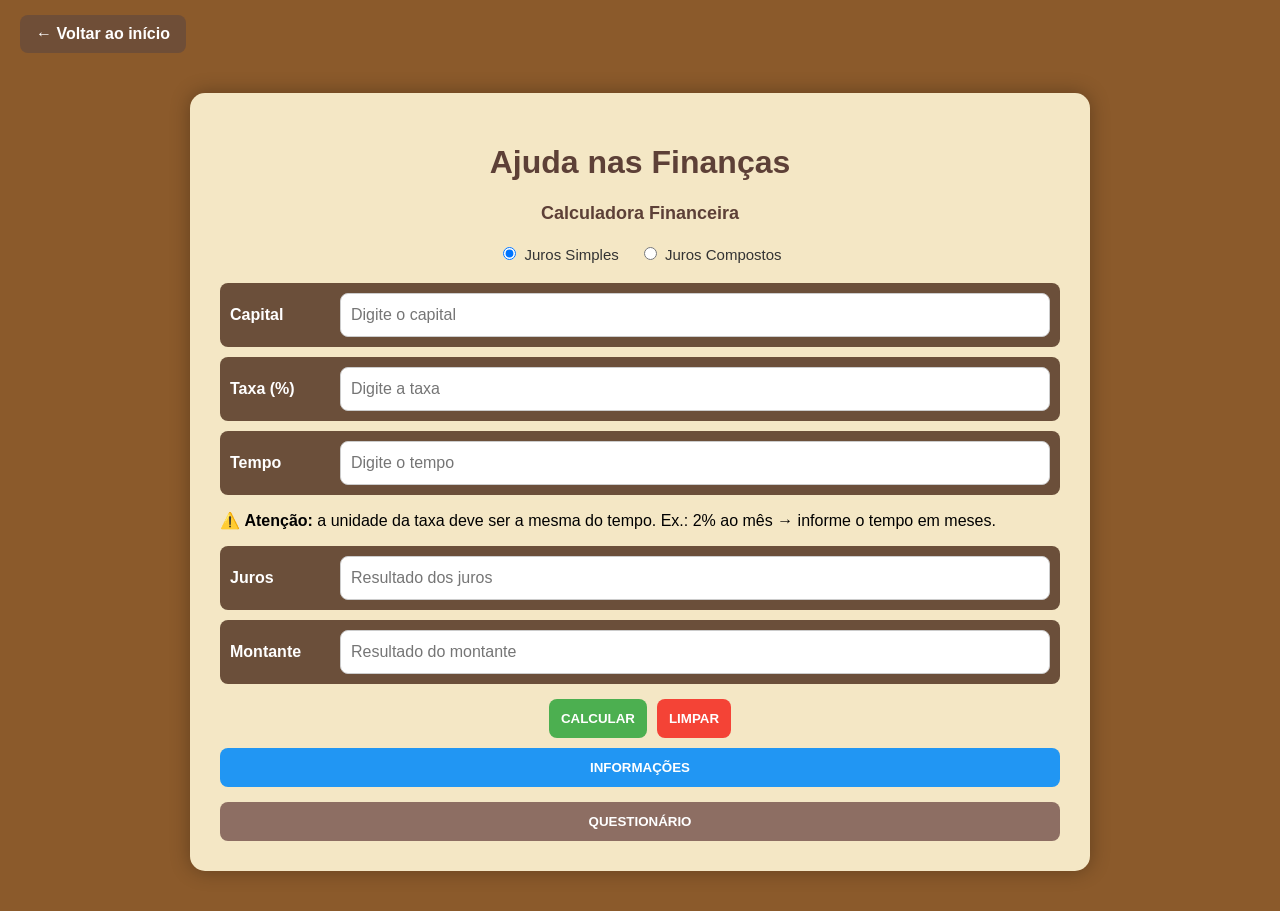
<file: calcular/index.html>
<!DOCTYPE html>
<html lang="pt-BR">

<head>

    <meta charset="UTF-8">

    <meta name="viewport" content="width=device-width, initial-scale=1.0">
    <link rel="manifest" href="manifest.json">
    <link rel="icon" type="image/png" href="icone.png">
    <title>Ajuda nas Finanças</title>

    <!-- Google tag (gtag.js) -->
    <script async src="https://www.googletagmanager.com/gtag/js?id=G-DCNN9HXMEW"></script>
    <script>
      window.dataLayer = window.dataLayer || [];
      function gtag(){dataLayer.push(arguments);}
      gtag('js', new Date());

      gtag('config', 'G-DCNN9HXMEW');
    </script>

    <link rel="stylesheet" href="style.css">

</head>

<body>
    <a href="../index.html" class="voltar-inicio">
    ← Voltar ao início
    </a>

<div class="container">

    <h1>Ajuda nas Finanças</h1>

    <h2>Calculadora Financeira</h2>

    <!-- ============================= -->
    <!-- TIPO DE JUROS -->
    <!-- ============================= -->

    <div class="tipo-juros">

        <label>
            <input type="radio" name="tipoJuros" id="simples" checked>
            Juros Simples
        </label>

        <label>
            <input type="radio" name="tipoJuros" id="compostos">
            Juros Compostos
        </label>

    </div>


    <!-- ============================= -->
    <!-- CAMPOS -->
    <!-- ============================= -->

    <div class="campo">

        <label for="capital" class="ajuda" id="labelCapital">
            Capital
        </label>

        <input
            type="number"
            id="capital"
            placeholder="Digite o capital">

    </div>


    <div class="campo">

        <label for="taxa" class="ajuda" id="labelTaxa">
            Taxa (%)
        </label>

        <input
            type="number"
            id="taxa"
            placeholder="Digite a taxa">

    </div>


    <div class="campo">

        <label for="tempo" class="ajuda" id="labelTempo">
            Tempo
        </label>

        <input
            type="number"
            id="tempo"
            placeholder="Digite o tempo">

    </div>


    <p class="aviso-unidade">
        ⚠️ <strong>Atenção:</strong> a unidade da taxa deve ser a mesma do tempo.
        Ex.: 2% ao mês → informe o tempo em meses.
    </p>

    <div class="campo">

        <label for="juros" class="ajuda" id="labelJuros">
            Juros
        </label>

        <input
            type="number"
            id="juros"
            placeholder="Resultado dos juros">

    </div>


    <div class="campo">

        <label for="montante" class="ajuda" id="labelMontante">
            Montante
        </label>

        <input
            type="number"
            id="montante"
            placeholder="Resultado do montante">

    </div>


    <!-- ============================= -->
    <!-- BOTÕES -->
    <!-- ============================= -->

    <div class="botoes">

        <button type="button" id="calcular">
            CALCULAR
        </button>

        <button type="button" id="limpar">
            LIMPAR
        </button>

    </div>


    <button type="button" id="info">
        INFORMAÇÕES
    </button>
    
    <div id="areaInformacoes" style="display: none;">

    <h2>Informações</h2>

    <p>
        Esta calculadora foi desenvolvida para auxiliar no estudo de
        Matemática Financeira.
    </p>

    <p>
        Você pode utilizar a calculadora para resolver problemas de
        <strong>Juros Simples</strong> e <strong>Juros Compostos</strong>.
    </p>

    <p>
        Preencha os valores que você já conhece e deixe em branco
        o valor que deseja descobrir.
    </p>

    <p>
        <strong>Capital:</strong> valor inicial aplicado.
    </p>

    <p>
        <strong>Taxa:</strong> percentual de juros aplicado.
    </p>

    <p>
        <strong>Tempo:</strong> período da aplicação.
    </p>

    <p>
        <strong>Juros:</strong> valor obtido pela aplicação dos juros.
    </p>

    <p>
        <strong>Montante:</strong> capital mais os juros.
    </p>

</div>


    <button type="button" id="questoes">
        QUESTIONÁRIO
    </button>


    <!-- ============================= -->
    <!-- QUESTIONÁRIO -->
    <!-- ============================= -->

    <div id="areaQuestionario">

        <h2>Questionário</h2>

        <div id="progressoQuestionario">
            Questão <span id="numeroQuestao">1</span> de 10
        </div>


        <!-- QUESTÃO 1 -->

        <div class="questao" data-questao="1">

            <h3>Questão 1 — Juros Simples</h3>

            <p>
                Um capital de R$ 500,00 foi aplicado a uma taxa
                de 2% ao mês durante 3 meses.
                Qual foi o valor dos juros?
            </p>

            <label>
                <input type="radio" name="q1" value="a">
                A) R$ 20,00
            </label>

            <label>
                <input type="radio" name="q1" value="b">
                B) R$ 30,00
            </label>

            <label>
                <input type="radio" name="q1" value="c">
                C) R$ 40,00
            </label>

            <label>
                <input type="radio" name="q1" value="d">
                D) R$ 50,00
            </label>

            <button type="button" class="verificarQuestao" data-numero="1">
                VERIFICAR RESPOSTA
            </button>

            <p class="resultadoQuestao" id="resultadoQ1"></p>

            <button type="button" class="proximaQuestao" data-proxima="2">
                PRÓXIMA QUESTÃO →
            </button>

        </div>


        <!-- QUESTÃO 2 -->

        <div class="questao" data-questao="2">

            <h3>Questão 2 — Juros Compostos</h3>

            <p>
                Um capital de R$ 1.000,00 foi aplicado a uma taxa
                de 2% ao mês durante 2 meses.
                Qual será o montante?
            </p>

            <label>
                <input type="radio" name="q2" value="a">
                A) R$ 1.020,00
            </label>

            <label>
                <input type="radio" name="q2" value="b">
                B) R$ 1.040,40
            </label>

            <label>
                <input type="radio" name="q2" value="c">
                C) R$ 1.200,00
            </label>

            <label>
                <input type="radio" name="q2" value="d">
                D) R$ 1.400,00
            </label>

            <button type="button" class="verificarQuestao" data-numero="2">
                VERIFICAR RESPOSTA
            </button>

            <p class="resultadoQuestao" id="resultadoQ2"></p>

            <button type="button" class="proximaQuestao" data-proxima="3">
                PRÓXIMA QUESTÃO →
            </button>

        </div>


        <!-- QUESTÃO 3 -->

        <div class="questao" data-questao="3">

            <h3>Questão 3 — Juros Simples</h3>

            <p>
                Um capital de R$ 800,00 foi aplicado a uma taxa
                de 3% ao mês durante 4 meses.
                Qual foi o valor dos juros?
            </p>

            <label>
                <input type="radio" name="q3" value="a">
                A) R$ 72,00
            </label>

            <label>
                <input type="radio" name="q3" value="b">
                B) R$ 96,00
            </label>

            <label>
                <input type="radio" name="q3" value="c">
                C) R$ 104,00
            </label>

            <label>
                <input type="radio" name="q3" value="d">
                D) R$ 120,00
            </label>

            <button type="button" class="verificarQuestao" data-numero="3">
                VERIFICAR RESPOSTA
            </button>

            <p class="resultadoQuestao" id="resultadoQ3"></p>

            <button type="button" class="proximaQuestao" data-proxima="4">
                PRÓXIMA QUESTÃO →
            </button>

        </div>


        <!-- QUESTÃO 4 -->

        <div class="questao" data-questao="4">

            <h3>Questão 4 — Juros Compostos</h3>

            <p>
                Um capital de R$ 500,00 foi aplicado a uma taxa
                de 4% ao mês durante 2 meses.
                Qual será o montante?
            </p>

            <label>
                <input type="radio" name="q4" value="a">
                A) R$ 520,00
            </label>

            <label>
                <input type="radio" name="q4" value="b">
                B) R$ 540,80
            </label>

            <label>
                <input type="radio" name="q4" value="c">
                C) R$ 560,00
            </label>

            <label>
                <input type="radio" name="q4" value="d">
                D) R$ 580,00
            </label>

            <button type="button" class="verificarQuestao" data-numero="4">
                VERIFICAR RESPOSTA
            </button>

            <p class="resultadoQuestao" id="resultadoQ4"></p>

            <button type="button" class="proximaQuestao" data-proxima="5">
                PRÓXIMA QUESTÃO →
            </button>

        </div>


        <!-- QUESTÃO 5 -->

        <div class="questao" data-questao="5">

            <h3>Questão 5 — Juros Simples</h3>

            <p>
                Um capital de R$ 600,00 foi aplicado a uma taxa
                de 2% ao mês durante 5 meses.
                Qual foi o valor dos juros?
            </p>

            <label>
                <input type="radio" name="q5" value="a">
                A) R$ 30,00
            </label>

            <label>
                <input type="radio" name="q5" value="b">
                B) R$ 60,00
            </label>

            <label>
                <input type="radio" name="q5" value="c">
                C) R$ 70,00
            </label>

            <label>
                <input type="radio" name="q5" value="d">
                D) R$ 80,00
            </label>

            <button type="button" class="verificarQuestao" data-numero="5">
                VERIFICAR RESPOSTA
            </button>

            <p class="resultadoQuestao" id="resultadoQ5"></p>

            <button type="button" class="proximaQuestao" data-proxima="6">
                PRÓXIMA QUESTÃO →
            </button>

        </div>


        <!-- QUESTÃO 6 -->

        <div class="questao" data-questao="6">

            <h3>Questão 6 — Juros Compostos</h3>

            <p>
                Um capital de R$ 1.000,00 foi aplicado a uma taxa
                de 3% ao mês durante 2 meses.
                Qual será o montante?
            </p>

            <label>
                <input type="radio" name="q6" value="a">
                A) R$ 1.030,00
            </label>

            <label>
                <input type="radio" name="q6" value="b">
                B) R$ 1.060,90
            </label>

            <label>
                <input type="radio" name="q6" value="c">
                C) R$ 1.060,00
            </label>

            <label>
                <input type="radio" name="q6" value="d">
                D) R$ 1.100,00
            </label>

            <button type="button" class="verificarQuestao" data-numero="6">
                VERIFICAR RESPOSTA
            </button>

            <p class="resultadoQuestao" id="resultadoQ6"></p>

            <button type="button" class="proximaQuestao" data-proxima="7">
                PRÓXIMA QUESTÃO →
            </button>

        </div>


        <!-- QUESTÃO 7 -->

        <div class="questao" data-questao="7">

            <h3>Questão 7 — Juros Simples</h3>

            <p>
                Um capital de R$ 1.000,00 foi aplicado a uma taxa
                de 5% ao mês durante 2 meses.
                Qual foi o valor dos juros?
            </p>

            <label>
                <input type="radio" name="q7" value="a">
                A) R$ 50,00
            </label>

            <label>
                <input type="radio" name="q7" value="b">
                B) R$ 100,00
            </label>

            <label>
                <input type="radio" name="q7" value="c">
                C) R$ 150,00
            </label>

            <label>
                <input type="radio" name="q7" value="d">
                D) R$ 200,00
            </label>

            <button type="button" class="verificarQuestao" data-numero="7">
                VERIFICAR RESPOSTA
            </button>

            <p class="resultadoQuestao" id="resultadoQ7"></p>

            <button type="button" class="proximaQuestao" data-proxima="8">
                PRÓXIMA QUESTÃO →
            </button>

        </div>


        <!-- QUESTÃO 8 -->

        <div class="questao" data-questao="8">

            <h3>Questão 8 — Juros Compostos</h3>

            <p>
                Um capital de R$ 500,00 foi aplicado a uma taxa
                de 2% ao mês durante 2 meses.
                Qual será aproximadamente o montante?
            </p>

            <label>
                <input type="radio" name="q8" value="a">
                A) R$ 510,00
            </label>

            <label>
                <input type="radio" name="q8" value="b">
                B) R$ 520,20
            </label>

            <label>
                <input type="radio" name="q8" value="c">
                C) R$ 530,00
            </label>

            <label>
                <input type="radio" name="q8" value="d">
                D) R$ 540,00
            </label>

            <button type="button" class="verificarQuestao" data-numero="8">
                VERIFICAR RESPOSTA
            </button>

            <p class="resultadoQuestao" id="resultadoQ8"></p>

            <button type="button" class="proximaQuestao" data-proxima="9">
                PRÓXIMA QUESTÃO →
            </button>

        </div>


        <!-- QUESTÃO 9 -->

        <div class="questao" data-questao="9">

            <h3>Questão 9 — Juros Simples</h3>

            <p>
                Uma aplicação de R$ 400,00 rende juros simples
                de 2% ao mês durante 5 meses.
                Qual será o montante?
            </p>

            <label>
                <input type="radio" name="q9" value="a">
                A) R$ 420,00
            </label>

            <label>
                <input type="radio" name="q9" value="b">
                B) R$ 440,00
            </label>

            <label>
                <input type="radio" name="q9" value="c">
                C) R$ 460,00
            </label>

            <label>
                <input type="radio" name="q9" value="d">
                D) R$ 480,00
            </label>

            <button type="button" class="verificarQuestao" data-numero="9">
                VERIFICAR RESPOSTA
            </button>

            <p class="resultadoQuestao" id="resultadoQ9"></p>

            <button type="button" class="proximaQuestao" data-proxima="10">
                PRÓXIMA QUESTÃO →
            </button>

        </div>


        <!-- QUESTÃO 10 -->

        <div class="questao" data-questao="10">

            <h3>Questão 10 — Juros Compostos</h3>

            <p>
                Uma pessoa aplicou R$ 1.000,00 a uma taxa
                de 2% ao mês durante 3 meses.
                Qual será aproximadamente o montante?
            </p>

            <label>
                <input type="radio" name="q10" value="a">
                A) R$ 1.020,00
            </label>

            <label>
                <input type="radio" name="q10" value="b">
                B) R$ 1.040,40
            </label>

            <label>
                <input type="radio" name="q10" value="c">
                C) R$ 1.061,21
            </label>

            <label>
                <input type="radio" name="q10" value="d">
                D) R$ 1.100,00
            </label>

            <button type="button" class="verificarQuestao" data-numero="10">
                VERIFICAR RESPOSTA
            </button>

            <p class="resultadoQuestao" id="resultadoQ10"></p>

            <button type="button" class="proximaQuestao" data-proxima="11">
                FINALIZAR QUESTIONÁRIO
            </button>

        </div>


        <!-- RESULTADO FINAL -->

        <div id="resultadoFinal">

            <h2>🎉 Questionário concluído!</h2>

            <p id="textoResultadoFinal"></p>

            <p id="mensagemFinal"></p>

            <button type="button" id="reiniciarQuestionario">
                REFAZER QUESTIONÁRIO
            </button>

        </div>

    </div>

</div>


<script src="script.js"></script>

</body>

</html>
</file>
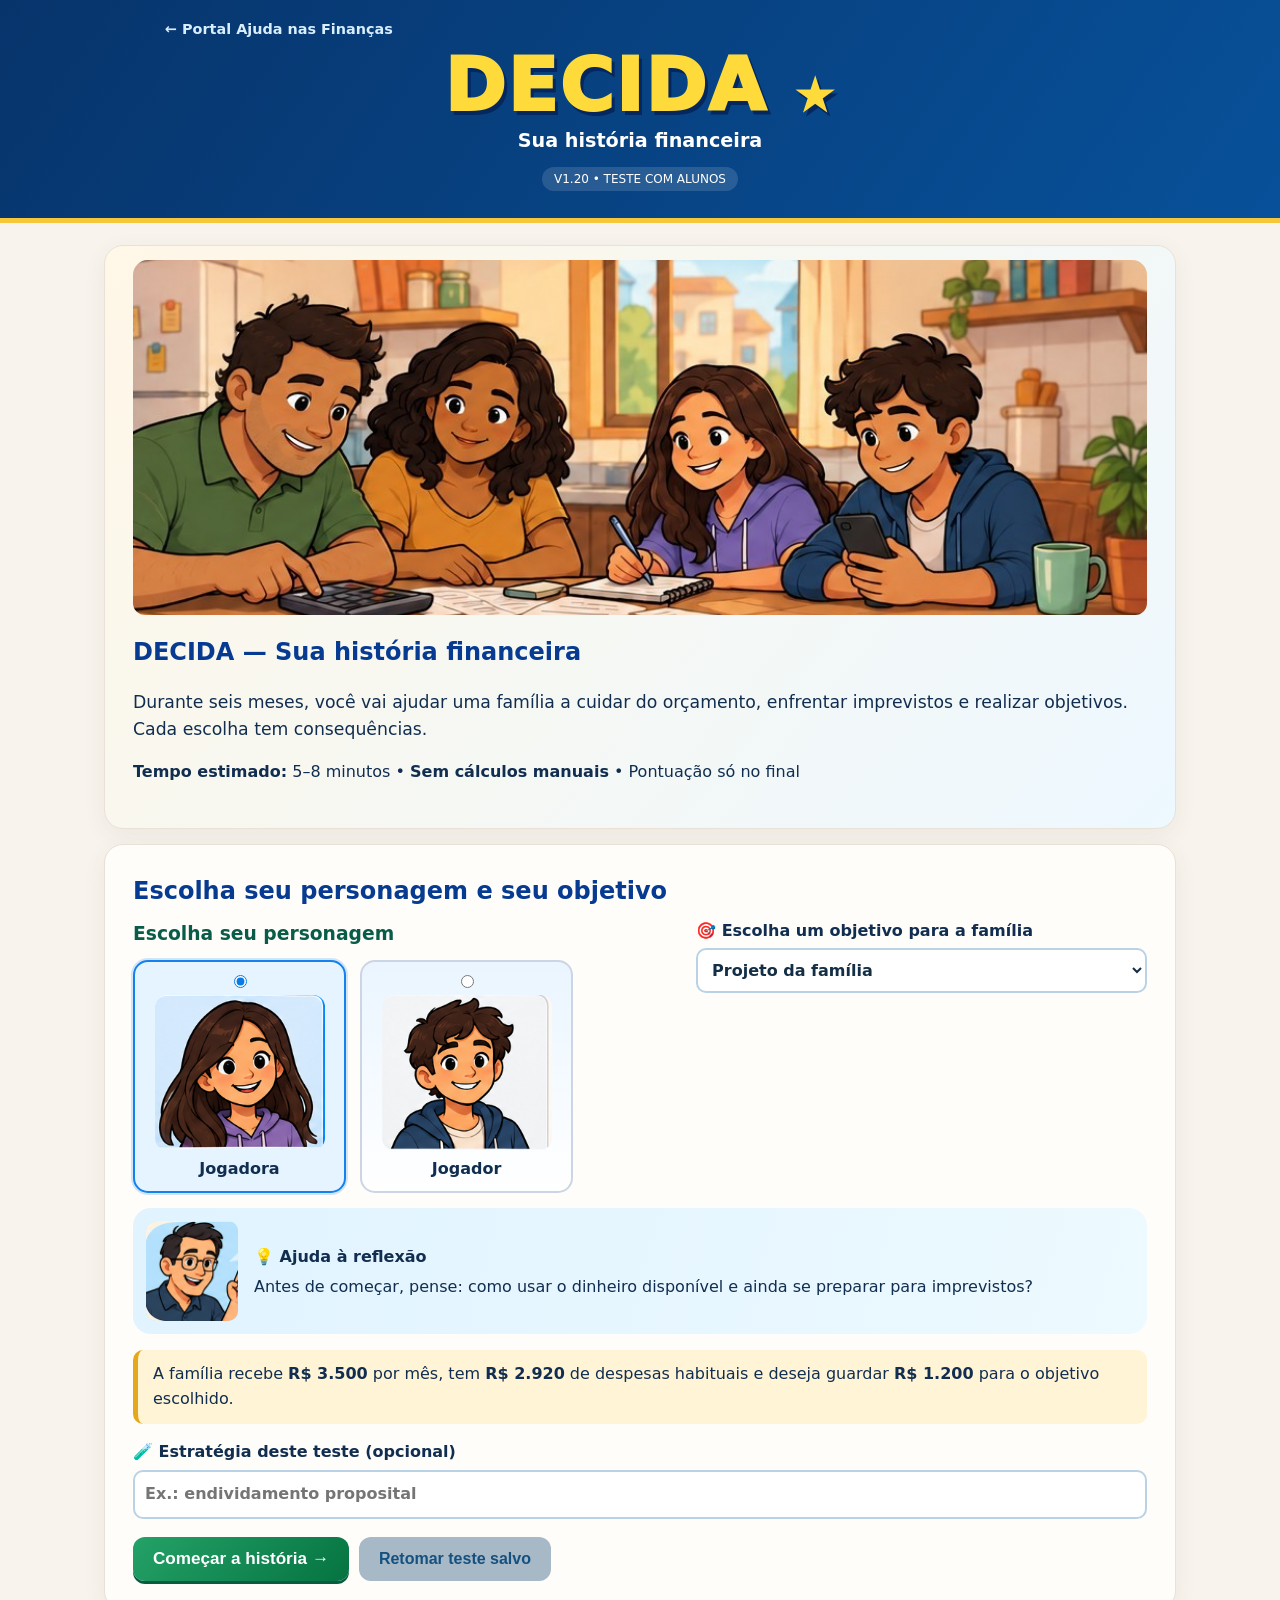
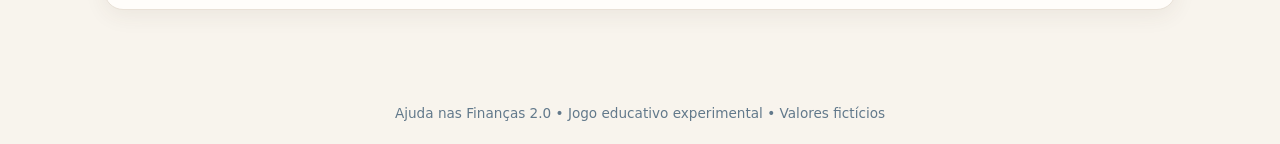
<file: decida/index.html>
<!doctype html>
<html lang="pt-BR"><head><meta charset="utf-8"><meta name="viewport" content="width=device-width,initial-scale=1">
<title>DECIDA — Sua história financeira | v1.20 Candidata a Teste com Alunos</title><link rel="stylesheet" href="decida.css"></head>
<body><header class="top"><div class="top-inner"><a href="../aprender/index.html#educacao-financeira" class="back">← Portal Ajuda nas Finanças</a><div class="brand">DECIDA <span>★</span></div><p>Sua história financeira</p><span class="test">V1.20 • TESTE COM ALUNOS</span></div></header>
<main id="app" class="shell" aria-live="polite"></main>
<footer>Ajuda nas Finanças 2.0 • Jogo educativo experimental • Valores fictícios</footer>
<script src="decida-eventos.js"></script><script src="decida-indicadores.js"></script><script src="decida-consequencias-v120.js"></script><script src="decida-pontuacao.js"></script><script src="decida-rubrica-aprovada.js"></script><script src="decida-auditoria-vencimentos.js"></script><script src="decida-auditoria-compromissos.js"></script><script src="decida-auditoria-historica.js"></script><script src="decida-eventos-reais-etapa173.js"></script><script src="decida-vinculos-etapa174.js"></script><script src="decida-auditoria-etapa178.js"></script>
<script src="decida-auditoria-etapa179.js"></script><script src="decida-auditoria-etapa180.js"></script><script src="decida-ponte-etapa181.js"></script><script src="decida-despesas-contextuais.js"></script>
<script src="decida.js"></script></body></html>
</file>
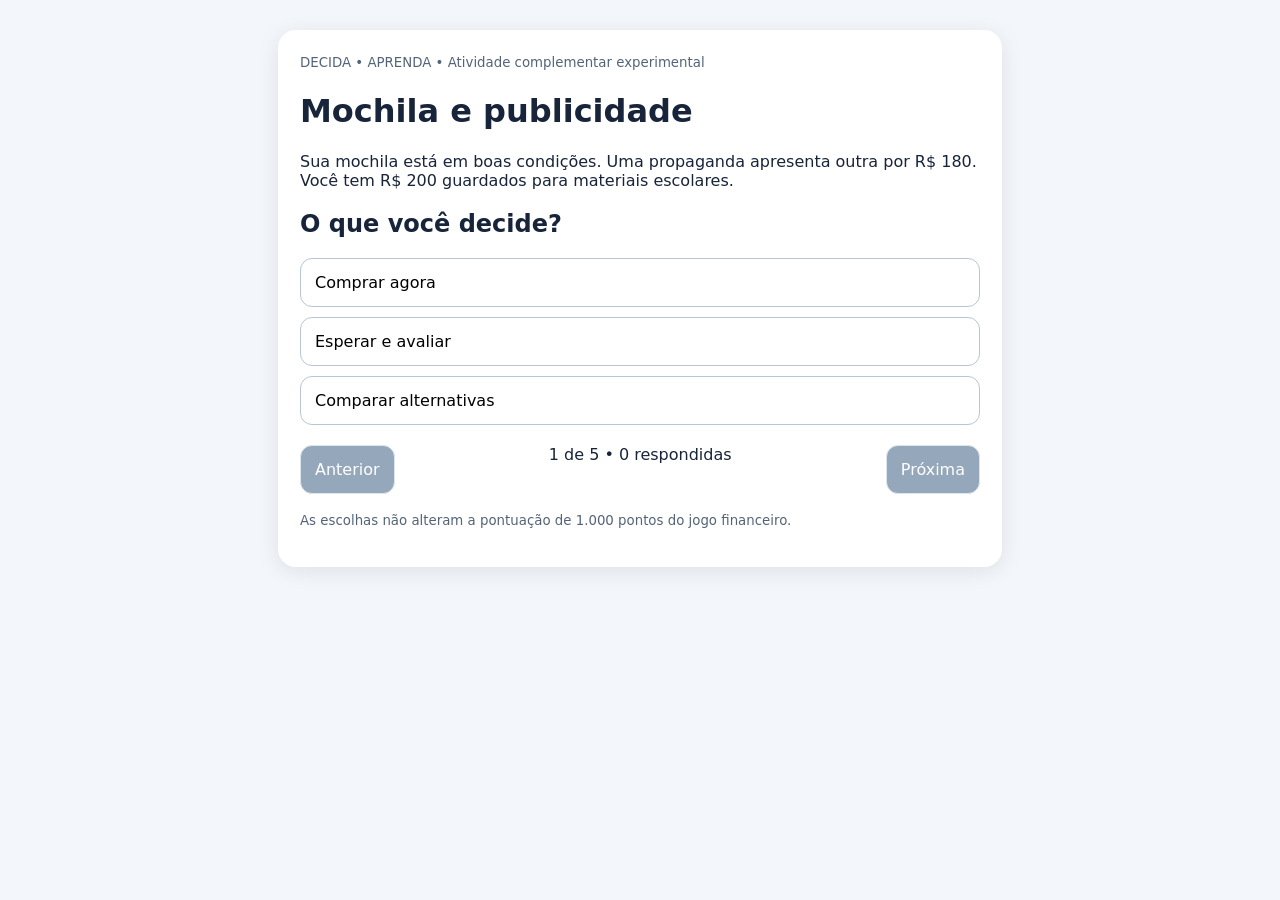
<file: decida/situacoes-aprenda.html>
<!doctype html><html lang="pt-BR"><head><meta charset="utf-8"><meta name="viewport" content="width=device-width,initial-scale=1"><title>DECIDA — Situações do APRENDA</title><style>body{font:16px system-ui;background:#f3f6fa;color:#17243a;margin:0}main{max-width:680px;margin:30px auto;padding:22px;background:white;border-radius:18px;box-shadow:0 4px 22px #10203018}button{font:inherit;cursor:pointer;border:1px solid #b7c5d6;background:white;border-radius:12px;padding:14px;text-align:left}button:focus-visible{outline:3px solid #1d6e9d}.choices{display:grid;gap:10px}button[aria-pressed=true]{border:2px solid #147c65;background:#effaf6}#feedback{background:#edf3f8;padding:16px;border-radius:12px;margin-top:16px}nav{display:flex;justify-content:space-between;margin-top:20px}nav button{background:#173e69;color:white}nav button:disabled{opacity:.45}small{color:#536478}</style></head><body><main><small>DECIDA • APRENDA • Atividade complementar experimental</small><h1 id="title"></h1><p id="story"></p><h2>O que você decide?</h2><div id="choices" class="choices"></div><section id="feedback" role="status" hidden></section><nav><button id="prev">Anterior</button><span id="progress" aria-live="polite"></span><button id="next">Próxima</button></nav><p><small>As escolhas não alteram a pontuação de 1.000 pontos do jogo financeiro.</small></p></main><script>const ITEMS=[["Mochila e publicidade","Sua mochila está em boas condições. Uma propaganda apresenta outra por R$ 180. Você tem R$ 200 guardados para materiais escolares.",["Comprar agora","Você fica com R$ 20 para os demais materiais. Verifique o que ainda precisa comprar."],["Esperar e avaliar","Você preserva recursos enquanto confere as prioridades escolares."],["Comparar alternativas","Pesquisar ajuda, mas uma compra mais barata ainda compromete parte do orçamento."]],["Passeio e orçamento","Uma família recebe R$ 3.500, prevê R$ 3.100 em despesas essenciais e deseja um passeio de R$ 500.",["Fazer o passeio","O custo supera em R$ 100 a diferença entre renda e despesas essenciais. É preciso identificar como cobrir essa diferença."],["Buscar passeio mais acessível","Você pode preservar o lazer sem ultrapassar a margem disponível."],["Planejar para outro mês","Você mantém o objetivo e pode organizar recursos para realizá-lo."]],["Tênis e necessidades","Seu tênis está desgastado. Há um modelo adequado por R$ 120 e outro popular por R$ 280. A família tem R$ 300 para essa compra e outras necessidades.",["Escolher o de R$ 280","Sobram R$ 20. Considere conforto, durabilidade e outras necessidades."],["Escolher o de R$ 120","Sobram R$ 180, desde que o modelo atenda às necessidades de uso."],["Comparar qualidade e preço","Conforto, resistência e prioridades ajudam a decidir além da marca."]],["Estojo e durabilidade","O estojo A custa R$ 20 e dura cerca de seis meses. O B custa R$ 45 e dura cerca de dezoito meses. Você tem R$ 50 para compras escolares.",["Comprar o A","O gasto imediato é menor, mas três unidades em dezoito meses custariam R$ 60, se a duração prevista se confirmar."],["Comprar o B","O custo estimado em dezoito meses é menor, mas sobram só R$ 5 agora."],["Avaliar outras despesas","O menor custo de longo prazo nem sempre cabe no orçamento imediato."]],["Troca do celular","Seu celular ainda funciona, mas está lento. Um novo custa R$ 1.800 em dez parcelas sem juros; outro, R$ 900 à vista. Você tem R$ 1.000 guardados.",["Parcelar o de R$ 1.800","Você assume dez compromissos mensais de R$ 180. Avalie o orçamento dos próximos meses."],["Comprar o de R$ 900","Você evita parcelas, mas ficam R$ 100 da quantia guardada."],["Adiar e pesquisar","Você preserva recursos enquanto o aparelho atual atende às necessidades."]]];const KEY="decida-aprenda-situacoes-v1";let answers={};try{answers=JSON.parse(localStorage.getItem(KEY)||"{}")||{}}catch(e){}let index=0;const $=id=>document.getElementById(id);function render(){const item=ITEMS[index];$("title").textContent=item[0];$("story").textContent=item[1];$("choices").replaceChildren();item.slice(2).forEach((opt,i)=>{const b=document.createElement("button");b.textContent=opt[0];b.setAttribute("aria-pressed",String(answers[index]===i));b.onclick=()=>{answers[index]=i;try{localStorage.setItem(KEY,JSON.stringify(answers))}catch(e){}render()};$("choices").append(b)});const selected=answers[index];$("feedback").hidden=selected===undefined;$("feedback").textContent=selected===undefined?"":item[selected+2][1];$("prev").disabled=index===0;$("next").disabled=index===ITEMS.length-1||selected===undefined;$("progress").textContent=(index+1)+" de "+ITEMS.length+" • "+Object.keys(answers).length+" respondidas"}$("prev").onclick=()=>{index--;render()};$("next").onclick=()=>{index++;render()};render();</script></body></html>
</file>
<file: aprender/css/style.css>
* {
    box-sizing: border-box;
    margin: 0;
    padding: 0;
}

html {
    scroll-behavior: auto;
    overflow-anchor: none;
}

body {
    font-family: Arial, Helvetica, sans-serif;
    background:
        linear-gradient(180deg, #f3f6f8 0%, #eef2f5 100%);
    color: #1f2937;
    line-height: 1.6;
    min-height: 100vh;
    overflow-x: hidden;
}

/* ========================================
   CABEÇALHO
======================================== */

.cabecalho-projeto {
    position: relative;
    background:
        radial-gradient(circle at 35% 25%, rgba(255,255,255,0.10), transparent 24%),
        linear-gradient(120deg, #ff8a12 0%, #f79b20 48%, #ffad32 100%);
    color: #ffffff;
    padding: 14px 22px 16px;
    overflow: hidden;
    box-shadow: 0 3px 12px rgba(0,0,0,0.08);
}

.cabecalho-decoracao span {
    position: absolute;
    color: rgba(255, 214, 122, 0.34);
    font-weight: 900;
    pointer-events: none;
    user-select: none;
}

.decoracao-percentual {
    left: 47%;
    top: 142px;
    font-size: 5.6rem;
    transform: rotate(-7deg);
    opacity: 0.34;
}


/* gráfico decorativo em barras */
.decoracao-grafico {
    position: absolute;
    left: 61.8%;
    top: 147px;
    width: 112px;
    height: 78px;
    display: flex;
    align-items: flex-end;
    gap: 10px;
    opacity: 0.42;
    transform: rotate(-1deg);
}

.decoracao-grafico::after {
    display: none;
}

.decoracao-grafico .barra {
    display: block;
    width: 17px;
    border: none;
    border-radius: 3px 3px 1px 1px;
    background: rgba(255, 220, 138, 0.72);
}

.decoracao-grafico .barra-1 { height: 28px; }
.decoracao-grafico .barra-2 { height: 44px; }
.decoracao-grafico .barra-3 { height: 62px; }
.decoracao-grafico .barra-4 { height: 78px; }

/* três moedas empilhadas */
.decoracao-moedas {
    position: absolute;
    left: 74.4%;
    top: 147px;
    width: 104px;
    height: 78px;
    opacity: 0.58;
    transform: rotate(1deg);
}

.decoracao-moedas .moeda {
    position: absolute;
    left: 7px;
    width: 66px;
    height: 23px;
    border: 3px solid rgba(255, 220, 138, 0.92);
    border-radius: 50%;
    background: rgba(255, 220, 138, 0.16);
    box-shadow:
        inset 0 -4px 0 rgba(255, 220, 138, 0.16),
        0 3px 0 rgba(255, 220, 138, 0.36);
}

.decoracao-moedas .moeda::after {
    content: "$";
    position: absolute;
    left: 50%;
    top: 50%;
    transform: translate(-50%, -54%);
    color: rgba(255, 220, 138, 0.94);
    font-size: 0.78rem;
    font-weight: 900;
}

.decoracao-moedas .moeda-1 { top: 0; left: 17px; }
.decoracao-moedas .moeda-2 { top: 19px; left: 11px; }
.decoracao-moedas .moeda-3 { top: 38px; left: 2px; }



.cabecalho-conteudo {
    position: relative;
    z-index: 2;
    width: 95%;
    max-width: 1450px;
    margin: 0 auto;
    display: grid;
    grid-template-columns: minmax(620px, 1fr) auto 210px;
    align-items: start;
    gap: 16px;
}

.marca-area {
    display: flex;
    align-items: center;
    gap: 20px;
    min-width: 0;
}

.calculadora-marca {
    flex: 0 0 auto;
    width: 84px;
    height: 102px;
    padding: 10px;
    background: linear-gradient(180deg, #0a6aa6 0%, #075b8d 100%);
    border-radius: 14px;
    transform: rotate(-9deg);
    box-shadow: 0 10px 20px rgba(0,0,0,0.22);
    border: 1px solid rgba(255,255,255,0.12);
}

.calc-tela {
    height: 20px;
    margin-bottom: 7px;
    background: linear-gradient(180deg, #dff2ff 0%, #cce6f5 100%);
    border-radius: 5px;
    border: 2px solid rgba(0,0,0,0.08);
}

.calc-teclas {
    display: grid;
    grid-template-columns: repeat(3, 1fr);
    gap: 4px;
}

.calc-teclas span {
    position: static;
    height: 10px;
    background: #ffc842;
    border-radius: 3px;
    box-shadow: inset 0 -1px 0 rgba(0,0,0,0.08);
}

.cabecalho-identidade {
    min-width: 0;
}

.cabecalho-identidade h1 {
    margin: 0;
    white-space: nowrap;
    font-size: clamp(2.1rem, 2.75vw, 3rem);
    line-height: 1.02;
    font-weight: 800;
    letter-spacing: -0.025em;
    text-shadow: 0 2px 4px rgba(0,0,0,0.08);
}

.cabecalho-identidade p {
    margin: 5px 0 0;
    font-size: clamp(0.94rem, 1.15vw, 1.12rem);
    opacity: 0.98;
}

.cabecalho-slogan {
    display: inline-block;
    margin-top: 10px;
    padding: 7px 18px;
    border-radius: 999px;
    color: #4e2b00;
    background: linear-gradient(90deg, #ffd250 0%, #ffdf73 100%);
    font-size: 0.87rem;
    font-weight: 800;
    box-shadow: 0 5px 12px rgba(161,91,0,0.12);
}

.menu-principal {
    display: flex;
    align-items: center;
    gap: 10px;
    padding-top: 4px;
    white-space: nowrap;
}

.menu-item {
    display: inline-flex;
    align-items: center;
    gap: 6px;
    padding: 9px 13px;
    border-radius: 14px;
    background: rgba(255,255,255,0.92);
    color: #1f2937;
    text-decoration: none;
    font-size: 0.87rem;
    font-weight: 700;
    box-shadow: 0 6px 12px rgba(118,67,0,0.12);
    transition: transform .2s ease, box-shadow .2s ease;
}

.menu-item:hover {
    transform: translateY(-2px);
    box-shadow: 0 8px 16px rgba(118,67,0,0.16);
}

.menu-item.ativo {
    background: #0f8bd8;
    color: #ffffff;
}

.cabecalho-frase {
    align-self: center;
    justify-self: end;
    max-width: 205px;
    text-align: center;
    font-size: 0.98rem;
    line-height: 1.45;
    font-weight: 700;
    font-style: italic;
    transform: rotate(-2deg);
    text-shadow: 0 2px 3px rgba(0,0,0,0.08);
}

/* ========================================
   DECORAÇÕES LATERAIS
======================================== */

.decoracao-lateral {
    position: fixed;
    z-index: 0;
    top: 43%;
    color: #b6c0ca;
    font-size: 1.06rem;
    font-weight: 700;
    font-style: italic;
    line-height: 1.35;
    opacity: 0.72;
    pointer-events: none;
    user-select: none;
}

.decoracao-esquerda {
    left: 28px;
    transform: rotate(-7deg);
}

.decoracao-direita {
    right: 28px;
    transform: rotate(-7deg);
    text-align: right;
}

/* ========================================
   CONTEÚDO PRINCIPAL
======================================== */

main {
    position: relative;
    z-index: 1;
    width: min(76%, 1160px);
    margin: 28px auto 20px;
    background: rgba(255,255,255,0.97);
    padding: 26px 28px 24px;
    border-radius: 24px;
    box-shadow: 0 10px 34px rgba(31,41,55,0.10);
    border: 1px solid rgba(214,220,226,0.75);
}

.introducao-compacta {
    margin-bottom: 6px;
}

.versao-selo {
    display: inline-block;
    padding: 5px 12px;
    background: #fff7f0;
    color: #f07812;
    border: 1px solid #f6b879;
    border-radius: 999px;
    font-size: 0.78rem;
    font-weight: 800;
}

.modulo {
    border-top: none;
    padding-top: 3px;
}

.modulo > h2 {
    margin: 6px 0 2px;
    font-size: clamp(2rem, 3vw, 2.5rem);
    color: #102b52;
    line-height: 1.15;
}

.modulo-subtitulo {
    margin-bottom: 16px;
    color: #5f6d7c;
    font-size: 0.99rem;
}

/* ========================================
   TRILHA DE PROGRESSO
======================================== */

.trilha-progresso {
    position: relative;
    z-index: 2;
    margin: 10px 0 18px;
    padding: 14px 16px 16px;
    background: linear-gradient(180deg, #eaf6ff 0%, #e3f1fb 100%);
    border: 1px solid #bfdcf2;
    border-radius: 14px;
    box-shadow: inset 0 1px 0 rgba(255,255,255,0.75);
    transition: all .25s ease;
}

.trilha-topo {
    display: flex;
    align-items: center;
    justify-content: flex-end;
    gap: 8px;
    margin-bottom: 4px;
}

.trilha-titulo {
    font-size: 0.82rem;
    font-weight: 800;
    color: #173b65;
}

#progressoTexto {
    color: #1478c9;
    font-size: 0.87rem;
    padding: 2px 9px;
    border: 1px solid #b9d9ef;
    background: rgba(255,255,255,0.55);
    border-radius: 10px;
}

.trilha-etapas {
    position: relative;
    display: grid;
    grid-template-columns: repeat(4, 1fr);
    align-items: start;
    gap: 8px;
}

.trilha-linha {
    position: absolute;
    z-index: 0;
    top: 24px;
    left: 12.5%;
    width: 75%;
    height: 6px;
    background: #b7c1ca;
    border-radius: 999px;
    overflow: hidden;
}

.trilha-preenchimento {
    width: 0%;
    height: 100%;
    background: linear-gradient(90deg, #ff7a00 0%, #2f9b5d 36%, #1f78cf 68%, #7f33d6 100%);
    border-radius: inherit;
    transition: width 0.4s ease;
}

.trilha-passo {
    position: relative;
    z-index: 1;
    display: flex;
    flex-direction: column;
    align-items: center;
    gap: 5px;
    min-width: 0;
    text-align: center;
    color: #697886;
    font-size: 0.72rem;
    font-weight: 800;
}

.trilha-icone {
    width: 50px;
    height: 50px;
    display: grid;
    place-items: center;
    background: #f7f8fa;
    border: 3px solid #b6bec6;
    border-radius: 50%;
    font-size: 1.35rem;
    filter: grayscale(1);
    opacity: .9;
    box-shadow: 0 2px 5px rgba(0,0,0,.05);
    transition: .25s ease;
}

.trilha-passo.concluido .trilha-icone {
    filter: none;
    opacity: 1;
    transform: scale(1.05);
}

.trilha-passo[data-etapa="aprenda"].concluido .trilha-icone {
    background: #fff1e8;
    border-color: #ff6f00;
}

.trilha-passo[data-etapa="faca"].concluido .trilha-icone {
    background: #e6f8ed;
    border-color: #2ca65a;
}

.trilha-passo[data-etapa="interprete"].concluido .trilha-icone {
    background: #dcfce7;
    border-color: #16a34a;
}

.trilha-passo[data-etapa="decida"].concluido .trilha-icone {
    background: #f4ecff;
    border-color: #8135d4;
}

.trilha-acessivel {
    position: absolute;
    width: 1px;
    height: 1px;
    overflow: hidden;
    clip: rect(0 0 0 0);
    white-space: nowrap;
}

.mensagem-conclusao {
    margin-top: 10px;
    padding: 9px 11px;
    background: #fff7d6;
    border: 1px solid #e7cf79;
    border-radius: 9px;
    text-align: center;
    font-size: .9rem;
}

/* ========================================
   ACORDEÕES PRINCIPAIS
======================================== */

.etapa {
    margin-top: 10px;
    border-radius: 15px;
    overflow: hidden;
    border: 1px solid transparent;
    box-shadow: none;
}

.acordeao {
    padding: 0;
}

.acordeao-titulo {
    width: 100%;
    border: none;
    padding: 12px 18px;
    cursor: pointer;
    display: flex;
    align-items: center;
    justify-content: space-between;
    gap: 16px;
    color: #18314f;
    text-align: left;
    transition: filter .18s ease;
}

.acordeao-titulo:hover {
    filter: brightness(.985);
}

.acordeao-identidade {
    display: flex;
    align-items: center;
    gap: 14px;
    min-width: 0;
}

.acordeao-icone {
    flex: 0 0 auto;
    width: 48px;
    height: 48px;
    display: grid;
    place-items: center;
    border-radius: 50%;
    font-size: 1.35rem;
    background: rgba(255,255,255,.55);
    border: 1px solid rgba(255,255,255,.8);
}

.acordeao-textos {
    display: flex;
    flex-direction: column;
    min-width: 0;
}

.acordeao-textos strong {
    font-size: 1.05rem;
    line-height: 1.15;
    letter-spacing: .01em;
}

.acordeao-textos small {
    margin-top: 3px;
    font-size: .84rem;
    font-weight: 500;
    color: #536475;
    line-height: 1.25;
}

.seta {
    flex: 0 0 auto;
    font-size: 0.87rem;
    color: #173b65;
}

.acordeao-conteudo {
    display: none;
    padding: 16px 20px 20px;
}

.acordeao.aberto .acordeao-conteudo {
    display: block;
}

/* Cores dos títulos das quatro etapas.
   Fundos e bordas ficam centralizados na paleta definitiva ao final do arquivo. */
.aprenda .acordeao-textos strong { color: #f06400; }
.faca .acordeao-textos strong { color: #1470bf; }
.interprete .acordeao-textos strong { color: #12833f; }
.decida .acordeao-textos strong { color: #7b28c7; }

/* ========================================
   SUBTÓPICOS E BLOCOS INTERNOS
======================================== */

.subtopico {
    margin-bottom: 10px;
    border: 1px solid #e0e5eb;
    border-radius: 11px;
    overflow: hidden;
    background: #ffffff;
}

.subtopico-titulo {
    width: 100%;
    border: none;
    background: #ffffff;
    padding: 13px 15px;
    display: flex;
    align-items: center;
    justify-content: space-between;
    gap: 12px;
    font-size: .98rem;
    font-weight: 800;
    color: #222;
    text-align: left;
    cursor: pointer;
}

.subtopico-titulo:hover {
    background: #f8fafc;
}

.subtopico-conteudo {
    display: none;
    padding: 15px 17px 17px;
    background: #ffffff;
    border-top: 1px solid #edf0f4;
}

.subtopico.subtopico-aberto .subtopico-conteudo {
    display: block;
}

.subtopico-seta {
    flex-shrink: 0;
}

.subtopico-conteudo .exemplo {
    margin-top: 0;
    border: none;
    padding: 0;
    background: transparent;
}

.exemplo,
.situacao-interpretacao,
.situacao-decisao,
.resultado {
    margin-top: 16px;
    padding: 18px;
    border-radius: 12px;
}

.exemplo {
    background: #fff8f0;
    border: 1px solid #f3c890;
}

.exemplo h4 {
    color: #e87918;
}

.calculadora-porcentagem {
    margin-top: 10px;
    max-width: 520px;
}

.campo {
    margin-bottom: 15px;
}

.campo label {
    display: block;
    font-weight: 800;
    margin-bottom: 5px;
}

.campo input {
    width: 100%;
    padding: 12px 13px;
    font-size: 0.87rem;
    border: 1px solid #b5cbe0;
    border-radius: 8px;
    background: #edf7ff;
    outline: none;
}

.campo input:focus {
    border-color: #2f78c4;
    box-shadow: 0 0 0 3px rgba(47,120,196,.10);
}

.calculadora-porcentagem button,
#verificarInterpretacao,
#verificarInterpretacaoDesconto,
#verificarInterpretacaoAumento,
#verificarDecisao,
#verificarDecisaoAumento,
#verificarDecisaoPagamento,
#jsVerificarInterpreteJuros,
#jsVerificarInterpreteTempo,
#jsVerificarDecisao,
#jsVerificarDecisaoPrazo,
#jsVerificarDecisaoVista {
    padding: 11px 18px;
    margin-right: 8px;
    margin-top: 8px;
    border: none;
    border-radius: 8px;
    font-size: .98rem;
    cursor: pointer;
    font-weight: 800;
}

#calcularPorcentagem,
#calcularRepresentacao,
#calcularAjuste {
    background: #1478c9;
    color: #fff;
}

#limparPorcentagem,
#limparRepresentacao,
#limparAjuste {
    background: #e5edf5;
    color: #222;
}

.resultado {
    background: #eef6ff;
    border: 1px solid #a9c9e8;
}

.alternativa {
    display: block;
    margin: 10px 0;
    padding: 10px 12px;
    background: rgba(255,255,255,.82);
    border: 1px solid rgba(120,140,160,.25);
    border-radius: 8px;
    cursor: pointer;
}

.alternativa input {
    margin-right: 8px;
}

#verificarInterpretacao,
#verificarInterpretacaoDesconto,
#verificarInterpretacaoAumento,
#jsVerificarInterpreteJuros,
#jsVerificarInterpreteTempo {
    background: #2f9b5d;
    color: #fff;
}

.feedback-interpretacao {
    margin-top: 15px;
    padding: 15px;
    background: #eaf7ef;
    border: 1px solid #9ed1b1;
    border-radius: 8px;
}

#verificarDecisao,
#verificarDecisaoAumento,
#verificarDecisaoPagamento,
#jsVerificarDecisao,
#jsVerificarDecisaoPrazo,
#jsVerificarDecisaoVista {
    background: #7b28c7;
    color: #fff;
}

.feedback-decisao {
    margin-top: 15px;
    padding: 15px;
    background: #f6effd;
    border: 1px solid #c6a5eb;
    border-radius: 8px;
}

/* Sinal visual das respostas — INTERPRETE e DECIDA (Juros Simples) */
.feedback-sinal {
    display: inline-block;
    margin-right: 5px;
    font-size: 1.25em;
    font-weight: 800;
    line-height: 1;
}

.feedback-correto { color: #16823b; }
.feedback-erro { color: #c62828; }

.oferta {
    display: inline-block;
    width: 48%;
    vertical-align: top;
    padding: 15px;
    margin: 5px 1% 15px 0;
    background: rgba(255,255,255,.75);
    border: 1px solid rgba(150,130,180,.28);
    border-radius: 10px;
}

.fracao {
    display: inline-flex;
    flex-direction: column;
    align-items: center;
    justify-content: center;
    vertical-align: middle;
    line-height: 1;
    margin: 0 4px;
}

.fracao span:first-child {
    border-bottom: 1px solid currentColor;
    padding: 0 4px 2px;
}

.fracao span:last-child {
    padding-top: 2px;
}

/* ========================================
   RODAPÉ
======================================== */

.rodape-projeto {
    width: min(76%, 1160px);
    margin: 0 auto 28px;
    display: flex;
    justify-content: space-between;
    gap: 16px;
    color: #64748b;
    font-size: .78rem;
}

/* ========================================
   RESPONSIVIDADE
======================================== */

@media (max-width: 1250px) {
    .cabecalho-conteudo {
        grid-template-columns: minmax(430px, 1fr) auto;
    }

    .cabecalho-frase {
        display: none;
    }

    .menu-principal {
        flex-wrap: wrap;
        justify-content: flex-end;
    }

    main,
    .rodape-projeto {
        width: min(88%, 1160px);
    }

    .decoracao-lateral {
        display: none;
    }
}

@media (max-width: 900px) {
    .cabecalho-conteudo {
        grid-template-columns: 1fr;
        gap: 16px;
    }

    .menu-principal {
        justify-content: flex-start;
    }

    .cabecalho-slogan {
        margin-top: 10px;
    }

    main,
    .rodape-projeto {
        width: 92%;
    }
}

@media (max-width: 700px) {
    .cabecalho-projeto {
        padding: 14px 12px 16px;
    }

    .cabecalho-conteudo {
        width: 100%;
        display: block;
    }

    .marca-area {
        gap: 12px;
        align-items: flex-start;
    }

    .calculadora-marca {
        width: 62px;
        height: 80px;
        padding: 7px;
        border-radius: 12px;
    }

    .calc-tela {
        height: 17px;
        margin-bottom: 7px;
    }

    .calc-teclas {
        gap: 4px;
    }

    .calc-teclas span {
        height: 8px;
    }

    .cabecalho-identidade h1 {
        font-size: 1.45rem;
        white-space: normal;
    }

    .cabecalho-identidade p {
        font-size: .8rem;
        margin-top: 3px;
        line-height: 1.25;
    }

    .cabecalho-slogan {
        margin-top: 9px;
        padding: 6px 12px;
        font-size: .72rem;
    }

    .menu-principal {
        display: none;
    }

    .cabecalho-decoracao {
        display: none;
    }

    main {
        width: 94%;
        margin: 16px auto 18px;
        padding: 16px 13px 18px;
        border-radius: 14px;
    }

    .rodape-projeto {
        width: 94%;
        margin-bottom: 18px;
        flex-direction: column;
        gap: 3px;
        text-align: center;
    }

    .modulo > h2 {
        font-size: 1.55rem;
    }

    .modulo-subtitulo {
        font-size: .88rem;
        margin-bottom: 12px;
    }

    .trilha-progresso {
        padding: 9px 8px 10px;
        border-radius: 12px;
        margin-bottom: 14px;
    }

    .trilha-topo {
        margin-bottom: 3px;
    }

    .trilha-etapas {
        gap: 2px;
    }

    .trilha-linha {
        top: 16px;
    }

    .trilha-icone {
        width: 36px;
        height: 36px;
        font-size: 0.87rem;
        border-width: 2px;
    }

    .trilha-passo {
        font-size: .54rem;
        gap: 3px;
    }

    .etapa {
        margin-top: 10px;
        border-radius: 13px;
    }

    .acordeao-titulo {
        padding: 12px 12px;
    }

    .acordeao-identidade {
        gap: 9px;
    }

    .acordeao-icone {
        width: 38px;
        height: 38px;
        font-size: 1.08rem;
    }

    .acordeao-textos strong {
        font-size: .94rem;
    }

    .acordeao-textos small {
        font-size: .73rem;
    }

    .acordeao-conteudo {
        padding: 13px 11px 16px;
    }

    .subtopico-titulo {
        padding: 12px 11px;
        font-size: .94rem;
    }

    .subtopico-conteudo {
        padding: 13px 11px 15px;
    }

    .calculadora-porcentagem {
        max-width: 100%;
    }

    .calculadora-porcentagem button {
        margin-bottom: 8px;
    }

    .oferta {
        display: block;
        width: 100%;
        margin-right: 0;
    }

    .situacao-interpretacao,
    .situacao-decisao,
    .resultado,
    .exemplo {
        padding: 10px;
    }
}

@media (max-width: 420px) {
    .trilha-passo span {
        display: none;
    }

    .trilha-linha {
        top: 16px;
    }

    .trilha-progresso {
        padding-bottom: 8px;
    }

    .acordeao-textos small {
        max-width: 215px;
    }
}


/* ========================================
   AJUSTE FINAL DO CABEÇALHO - REFERÊNCIA
======================================== */
@media (min-width: 901px) {
    .cabecalho-identidade {
        padding-top: 2px;
    }

    .cabecalho-frase {
        padding-top: 18px;
    }
}

@media (max-width: 1250px) and (min-width: 901px) {
    .cabecalho-conteudo {
        grid-template-columns: minmax(540px, 1fr) auto;
    }

    .decoracao-moedas {
        left: 78%;
    }

    .decoracao-grafico {
        left: 65%;
    }
}


/* Ajuste final do gráfico decorativo: três barras visíveis */
.decoracao-grafico {
    width: 92px;
    gap: 10px;
}

.decoracao-grafico .barra {
    flex: 0 0 20px;
    display: block;
    background: rgba(255, 220, 138, 0.78);
    border-radius: 3px 3px 1px 1px;
}

.decoracao-grafico .barra-1 { height: 30px; }
.decoracao-grafico .barra-2 { height: 50px; }
.decoracao-grafico .barra-3 { height: 72px; }
.decoracao-grafico .barra-4 { display: none; }


/* Correção definitiva do gráfico: três barras independentes */
.decoracao-grafico .barra {
    position: static;
    display: block;
    flex: 0 0 20px;
    width: 20px;
    background: rgba(255, 220, 138, 0.78);
    border: none;
    border-radius: 4px 4px 1px 1px;
    opacity: 1;
    transform: none;
}

.decoracao-grafico .barra-1 { height: 30px; }
.decoracao-grafico .barra-2 { height: 50px; }
.decoracao-grafico .barra-3 { height: 72px; }
.decoracao-grafico .barra-4 { display: none; }


/* Cores definitivas das etapas e botões */
#verificarInterpretacao,
#verificarInterpretacaoDesconto,
#verificarInterpretacaoAumento,
#jsVerificarInterpreteJuros,
#jsVerificarInterpreteTempo {
    background: #2f9b5d;
    color: #ffffff;
}

#verificarDecisao,
#verificarDecisaoAumento,
#verificarDecisaoPagamento,
#jsVerificarDecisao,
#jsVerificarDecisaoPrazo,
#jsVerificarDecisaoVista {
    background: #7b28c7;
    color: #ffffff;
}


/* ========================================
   PROGRESSO COMPACTO INDEPENDENTE
======================================== */

.progresso-compacto {
    position: fixed;
    top: 8px;
    left: 50%;
    transform: translateX(-50%);
    z-index: 1000;
    width: min(440px, 86vw);
    min-height: 38px;
    padding: 7px 11px;
    display: flex;
    align-items: center;
    gap: 9px;
    background: rgba(239, 248, 255, 0.97);
    border: 1px solid #b9d9ef;
    border-radius: 12px;
    box-shadow: 0 6px 18px rgba(31, 78, 121, 0.16);
    backdrop-filter: blur(6px);
}

.progresso-compacto[hidden] {
    display: none !important;
}

.progresso-compacto-rotulo {
    flex: 0 0 auto;
    color: #173b65;
    font-size: 0.76rem;
    font-weight: 800;
}

.progresso-compacto-barra {
    flex: 1;
    height: 6px;
    overflow: hidden;
    background: #c7d1da;
    border-radius: 999px;
}

.progresso-compacto-preenchimento {
    width: 0%;
    height: 100%;
    background: linear-gradient(90deg, #f28c28 0%, #2f78c4 35%, #3aa76d 70%, #7b28c7 100%);
    border-radius: inherit;
    transition: width .3s ease;
}

#progressoCompactoTexto {
    flex: 0 0 auto;
    color: #1478c9;
    font-size: 0.82rem;
}

@media (max-width: 600px) {
    .progresso-compacto {
        top: 4px;
        width: 92vw;
        min-height: 32px;
        padding: 5px 8px;
        gap: 7px;
        border-radius: 9px;
    }

    .progresso-compacto-rotulo {
        font-size: 0.66rem;
    }

    .progresso-compacto-barra {
        height: 5px;
    }

    #progressoCompactoTexto {
        font-size: 0.74rem;
    }
}

/* ========================================
   CARTÃO DE CONQUISTA - MÓDULO CONCLUÍDO
======================================== */

.progresso-compacto-conteudo {
    display: flex;
    align-items: center;
    gap: 8px;
    min-width: 0;
}

.progresso-compacto-mensagem {
    display: none;
}

/* MÓDULO CONCLUÍDO */

.progresso-compacto.concluido {
    width: min(650px, 92vw);
    min-height: 52px;
    padding: 7px 12px;
    display: grid;
    grid-template-columns: 1fr auto;
    grid-template-areas:
        "conteudo percentual"
        "barra barra";
    column-gap: 10px;
    row-gap: 5px;
    background: linear-gradient(
        135deg,
        rgba(255, 250, 221, 0.98),
        rgba(255, 244, 190, 0.98)
    );
    border: 1px solid #e6c75b;
    box-shadow: 0 6px 18px rgba(127, 94, 0, 0.16);
    backdrop-filter: blur(7px);
}

.progresso-compacto.concluido .progresso-compacto-conteudo {
    grid-area: conteudo;
    display: flex;
    flex-direction: column;
    align-items: flex-start;
    gap: 1px;
}

.progresso-compacto.concluido .progresso-compacto-rotulo {
    color: #745600;
    font-size: 0.82rem;
    font-weight: 900;
    line-height: 1.15;
}

.progresso-compacto.concluido .progresso-compacto-mensagem {
    display: block;
    color: #675b32;
    font-size: 0.70rem;
    font-weight: 600;
    line-height: 1.2;
}

.progresso-compacto.concluido .progresso-compacto-barra {
    grid-area: barra;
    width: 100%;
    height: 4px;
    background: rgba(135, 111, 30, 0.20);
}

.progresso-compacto.concluido .progresso-compacto-preenchimento {
    background: linear-gradient(
        90deg,
        #e4a900 0%,
        #f2c532 55%,
        #d69d00 100%
    );
}

.progresso-compacto.concluido #progressoCompactoTexto {
    grid-area: percentual;
    align-self: center;
    color: #856300;
    font-size: 0.82rem;
    font-weight: 900;
    padding: 2px 7px;
    background: rgba(255, 255, 255, 0.55);
    border: 1px solid rgba(184, 145, 19, 0.30);
    border-radius: 8px;
}

/* ========================================
   CELULAR
======================================== */

@media (max-width: 600px) {
    .progresso-compacto.concluido {
        width: calc(100vw - 24px);
        min-height: 48px;
        padding: 6px 8px;
        column-gap: 6px;
        row-gap: 4px;
    }

    .progresso-compacto.concluido .progresso-compacto-rotulo {
        font-size: 0.70rem;
        line-height: 1.1;
    }

    .progresso-compacto.concluido .progresso-compacto-mensagem {
        font-size: 0.60rem;
        line-height: 1.15;
    }

    .progresso-compacto.concluido #progressoCompactoTexto {
        font-size: 0.68rem;
        padding: 2px 5px;
    }

    .progresso-compacto.concluido .progresso-compacto-barra {
        height: 3px;
    }
}


/* ========================================
   APRENDA — REPRESENTAÇÃO GRÁFICA DA PORCENTAGEM
======================================== */

.visual-porcentagem {
    margin-top: 4px;
    padding: 18px;
    border: 1px solid #f3c890;
    border-radius: 14px;
    background: #fff8f0;
}

.visual-porcentagem-cabecalho {
    display: flex;
    align-items: flex-end;
    justify-content: space-between;
    gap: 18px;
    margin-bottom: 16px;
}

.visual-porcentagem-cabecalho h4 {
    margin: 0 0 4px;
    color: #d66f13;
    font-size: 1.05rem;
}

.visual-porcentagem-cabecalho p {
    margin: 0;
}

.visual-porcentagem-controle {
    display: flex;
    flex-direction: column;
    gap: 5px;
    min-width: 145px;
    font-size: .82rem;
    font-weight: 800;
    color: #5d5145;
}

.visual-porcentagem-campo {
    display: flex;
    align-items: center;
    gap: 7px;
}

.visual-porcentagem-campo input {
    width: 96px;
    padding: 8px 9px;
    border: 1px solid #d9a66e;
    border-radius: 9px;
    background: #ffffff;
    color: #222;
    font: inherit;
    font-size: 1rem;
    text-align: center;
}

.visual-porcentagem-campo input:focus {
    outline: 2px solid rgba(232, 121, 24, .25);
    border-color: #e87918;
}

.visual-porcentagem-campo strong {
    color: #d66f13;
    font-size: 1.1rem;
}

.visual-porcentagem-corpo {
    display: grid;
    grid-template-columns: minmax(0, 1.35fr) minmax(220px, .85fr);
    align-items: start;
    gap: 20px;
}

/* Área que recebe um ou mais quadros de 100% */
.grades-porcentagem {
    display: grid;
    grid-template-columns: repeat(auto-fit, minmax(150px, 1fr));
    gap: 12px;
    align-items: start;
    width: 100%;
    min-width: 0;
}

/* Cada quadro representa 100% */
.grade-porcentagem-bloco {
    min-width: 0;
}

.grade-porcentagem-rotulo {
    margin: 0 0 5px;
    text-align: center;
    color: #7a5a3b;
    font-size: .74rem;
    font-weight: 800;
}

.grade-porcentagem {
    display: grid;
    grid-template-columns: repeat(10, 1fr);
    gap: 2px;
    width: 100%;
    max-width: 215px;
    aspect-ratio: 1 / 1;
    margin: 0 auto;
    padding: 5px;
    border: 1px solid #e2c6a5;
    border-radius: 10px;
    background: #ffffff;
}

.grade-porcentagem-parte {
    min-width: 0;
    border: 1.5px solid #2a2a2a;
    border-radius: 2px;
    background: #ffffff;
    overflow: hidden;
    transition: background .15s ease, border-color .15s ease;
}
.grade-porcentagem-parte.parcial {
    background:
        linear-gradient(
            to right,
            #f6a33b 0%,
            #f6a33b var(--preenchimento-parcial),
            #ffffff var(--preenchimento-parcial),
            #ffffff 100%
        );
}

/* 1% totalmente preenchido */
.grade-porcentagem-parte.ativa {
    background: #f3a447;
}


.visual-porcentagem-explicacao {
    padding: 15px 16px;
    border-radius: 11px;
    background: rgba(255, 255, 255, .82);
    border: 1px solid rgba(217, 166, 110, .45);
}

.visual-porcentagem-explicacao strong {
    display: block;
    color: #9a5418;
    margin-bottom: 8px;
}

.visual-porcentagem-explicacao p {
    margin: 0 0 6px;
    font-size: 1.05rem;
    font-weight: 800;
    overflow-wrap: anywhere;
}

.visual-porcentagem-explicacao small {
    color: #6f675f;
}

/* Aviso usado quando o valor gera mais quadros do que o limite visual */
.visual-porcentagem-limite {
    grid-column: 1 / -1;
    margin: 0;
    padding: 8px 10px;
    border: 1px dashed #d9a66e;
    border-radius: 9px;
    background: #fffdf9;
    color: #71573f;
    font-size: .8rem;
    text-align: center;
}

/* Quando houver muitos quadros, eles ficam um pouco menores */
.grades-porcentagem.muitas-grades {
    grid-template-columns: repeat(auto-fit, minmax(125px, 1fr));
}

.grades-porcentagem.muitas-grades .grade-porcentagem {
    max-width: 175px;
}

@media (max-width: 700px) {
    .visual-porcentagem {
        padding: 13px;
    }

    .visual-porcentagem-cabecalho {
        align-items: stretch;
        flex-direction: column;
        gap: 11px;
        margin-bottom: 13px;
    }

    .visual-porcentagem-controle {
        min-width: 0;
    }

    .visual-porcentagem-campo input {
        width: 110px;
        min-height: 44px;
        font-size: 1rem;
    }

    .visual-porcentagem-corpo {
        grid-template-columns: 1fr;
        gap: 13px;
    }

    .grades-porcentagem,
    .grades-porcentagem.muitas-grades {
        grid-template-columns: repeat(2, minmax(0, 1fr));
        gap: 9px;
    }

    .grade-porcentagem,
    .grades-porcentagem.muitas-grades .grade-porcentagem {
        width: 100%;
        max-width: 170px;
        padding: 4px;
        gap: 1.5px;
    }

    .grade-porcentagem-rotulo {
        font-size: .68rem;
    }

    .visual-porcentagem-explicacao {
        width: 100%;
        padding: 12px 13px;
    }

    .visual-porcentagem-explicacao p {
        font-size: .96rem;
    }
}

@media (max-width: 390px) {
    .grades-porcentagem,
    .grades-porcentagem.muitas-grades {
        grid-template-columns: repeat(2, minmax(0, 1fr));
        gap: 7px;
    }

    .grade-porcentagem,
    .grades-porcentagem.muitas-grades .grade-porcentagem {
        max-width: 145px;
        padding: 3px;
        gap: 1px;
    }
}

/* ========================================
   AJUSTE FINAL MOBILE — ROLAGEM NATURAL
======================================== */

@media (max-width: 700px) {

    .acordeao-conteudo {
        max-height: none !important;
        height: auto !important;
        overflow: visible !important;
        overflow-y: visible !important;
    }

    .subtopico-conteudo {
        max-height: none !important;
        height: auto !important;
        overflow: visible !important;
        overflow-y: visible !important;
    }

    .visual-porcentagem {
        max-height: none !important;
        height: auto !important;
        overflow: visible !important;
    }

    .grades-porcentagem {
        max-height: none !important;
        overflow: visible !important;
    }
}
/* ==================================================
   MÓDULO 2 — LINHA DO TEMPO DOS JUROS SIMPLES
================================================== */

.linha-tempo-juros {
    display: flex;
    align-items: center;
    justify-content: center;
    gap: 12px;
    margin: 24px 0 18px;
    padding: 20px;
    background: #fffaf4;
    border: 1px solid #f2c38f;
    border-radius: 14px;
}

.linha-tempo-item {
    flex: 1;
    min-width: 135px;
    padding: 16px 12px;
    text-align: center;
    background: #ffffff;
    border: 1px solid #e3e8ee;
    border-radius: 12px;
}

.linha-tempo-item span,
.linha-tempo-item strong,
.linha-tempo-item small {
    display: block;
}

.linha-tempo-periodo {
    margin-bottom: 7px;
    font-weight: 700;
    color: #d96b00;
}

.linha-tempo-item strong {
    margin-bottom: 5px;
    font-size: 1.08rem;
}

.linha-tempo-item small {
    color: #5f6b76;
}

.linha-tempo-seta {
    flex: 0 0 auto;
    font-size: 1.7rem;
    font-weight: 700;
    color: #d96b00;
}

.linha-tempo-explicacao {
    margin-top: 12px;
    padding: 12px 15px;
    background: #fff7e8;
    border-left: 4px solid #f28c28;
    border-radius: 8px;
}


/* MOBILE */

@media (max-width: 700px) {

    .linha-tempo-juros {
        flex-direction: column;
        align-items: stretch;
        gap: 8px;
        padding: 14px;
    }

    .linha-tempo-item {
        min-width: 0;
        width: 100%;
    }

    .linha-tempo-seta {
        text-align: center;
        transform: rotate(90deg);
    }
}
/* ==================================================
   MÓDULO 2 — CONTROLES INTERATIVOS DO APRENDA
================================================== */

.controles-juros {
    display: grid;
    grid-template-columns: repeat(3, 1fr);
    gap: 14px;
    margin: 16px 0 10px;
}

.controle-juros {
    display: flex;
    flex-direction: column;
    gap: 6px;
}

.controle-juros label {
    font-weight: 700;
    color: #333;
}

.controle-juros input {
    width: 100%;
    padding: 10px 12px;
    font-size: 1rem;
    border: 1px solid #cfd7df;
    border-radius: 8px;
    background: #ffffff;
}

.controle-juros input:focus {
    outline: 2px solid #f28c28;
    outline-offset: 1px;
    border-color: #f28c28;
}

.dica-interacao-juros {
    margin: 8px 0 4px;
    font-size: 0.95rem;
    color: #555;
}


/* MOBILE */

@media (max-width: 700px) {

    .controles-juros {
        grid-template-columns: 1fr;
        gap: 10px;
    }
}
/* ==================================================
   MÓDULO 2 — ROLAGEM DA LINHA DO TEMPO
================================================== */

#juros-simples .linha-tempo-juros {
    display: flex;
    align-items: center;
    justify-content: flex-start;
    gap: 12px;

    width: 100%;
    max-width: 100%;

    overflow-x: auto;
    overflow-y: hidden;

    padding: 20px;
    scroll-behavior: smooth;

    /* evita que os cartões sejam espremidos */
    flex-wrap: nowrap;
}

#juros-simples .linha-tempo-item {
    flex: 0 0 200px;
}

#juros-simples .linha-tempo-seta {
    flex: 0 0 auto;
}

/* deixa a rolagem mais confortável no celular */
#juros-simples .linha-tempo-juros {
    -webkit-overflow-scrolling: touch;
}
/* ============================= */
/* BOTÃO VOLTAR AO INÍCIO */
/* ============================= */

.voltar-inicio {
    display: inline-block;
    margin: 12px 0 12px 20px;
    padding: 9px 16px;
    background-color: #0b84d8;
    color: white;
    text-decoration: none;
    font-weight: bold;
    border-radius: 8px;
    transition: 0.2s;
}

.voltar-inicio:hover {
    background-color: #0869ad;
}

/* ==================================================
   FAÇA - AJUSTE COMPACTO: AUMENTO OU DESCONTO
   ================================================== */

.calculadora-ajuste .ajuste-campos {
    display: grid;
    grid-template-columns: repeat(2, minmax(0, 1fr));
    gap: 16px;
    max-width: 760px;
}

.calculadora-ajuste .ajuste-campos .campo {
    margin: 0;
}

.calculadora-ajuste .ajuste-campos input {
    width: 100%;
}

.calculadora-ajuste > p {
    margin-top: 16px;
    margin-bottom: 8px;
}

.calculadora-ajuste .ajuste-opcoes {
    display: grid;
    grid-template-columns: repeat(2, minmax(0, 1fr));
    gap: 12px;
    max-width: 760px;
}

.calculadora-ajuste .ajuste-opcoes .alternativa {
    margin: 0;
}

.calculadora-ajuste .ajuste-botoes {
    display: flex;
    gap: 12px;
    margin-top: 16px;
}

.calculadora-ajuste .resultado {
    margin-top: 16px;
}

/* CELULAR */
@media (max-width: 700px) {

    .calculadora-ajuste .ajuste-campos {
        grid-template-columns: 1fr;
        gap: 12px;
    }

    .calculadora-ajuste .ajuste-opcoes {
        grid-template-columns: repeat(2, minmax(0, 1fr));
        gap: 8px;
    }
}

/* JUROS SIMPLES — lembrete que conecta APRENDA ao DECIDA */
.js-lembrete-cet {
    margin: 14px 0 16px;
    padding: 12px 14px;
    border-left: 4px solid #7b28c7;
    border-radius: 8px;
    background: #f3eafe;
}

/* ==================================================
   PALETA DOS 4 PASSOS — CONTRASTE APROVADO
   Cabeçalho mais presente; conteúdo usa tom semelhante
   ao antigo cabeçalho, mantendo cartões internos claros.
   ================================================== */
.aprenda { background:#ffe4c7; border-color:#f3a956; }
.aprenda .acordeao-titulo { background:linear-gradient(90deg,#ffd5aa 0%,#ffe4c7 100%); }
.aprenda .acordeao-conteudo { background:#ffe4c7; }

.faca { background:#c9e3ff; border-color:#5fa8e8; }
.faca .acordeao-titulo { background:linear-gradient(90deg,#acd4ff 0%,#c9e3ff 100%); }
.faca .acordeao-conteudo { background:#c9e3ff; }

.interprete { background:#c5efcf; border-color:#38ad57; }
.interprete .acordeao-titulo { background:linear-gradient(90deg,#a5e6b5 0%,#c5efcf 100%); }
.interprete .acordeao-conteudo { background:#c5efcf; }

.decida { background:#ead9fb; border-color:#b987e8; }
.decida .acordeao-titulo { background:linear-gradient(90deg,#dfc7f7 0%,#ead9fb 100%); }
.decida .acordeao-conteudo { background:#ead9fb; }

/* ==================================================
   PAINÉIS INTERNOS ABERTOS — CONTINUIDADE DE COR
   O conteúdo aberto acompanha a cor externa de cada etapa.
   Títulos dos subtópicos, campos, botões e cartões de resposta
   permanecem claros para preservar contraste e legibilidade.
   ================================================== */
.aprenda .subtopico-conteudo { background:#ffe4c7; }
.faca .subtopico-conteudo { background:#c9e3ff; }
.interprete .subtopico-conteudo { background:#c5efcf; }
.decida .subtopico-conteudo { background:#ead9fb; }

/* evita que o hover do título pareça desbotado; o título continua claro */
.aprenda .subtopico-titulo:hover,
.faca .subtopico-titulo:hover,
.interprete .subtopico-titulo:hover,
.decida .subtopico-titulo:hover { background:#f8fafc; }

/* ==================================================
   PADRÃO VISUAL DEFINITIVO — CONTINUIDADE DE COR
   Subníveis seguem a mesma família cromática da etapa.
   A separação é feita por bordas e espaçamento, evitando
   grandes faixas brancas dentro dos acordeões.
   ================================================== */

/* APRENDA */
.aprenda .subtopico {
    background:#ffe4c7;
    border-color:#f3bd80;
}
.aprenda .subtopico-titulo,
.aprenda .subtopico-titulo:hover,
.aprenda .subtopico-conteudo {
    background:#ffe4c7;
}
.aprenda .subtopico-conteudo { border-top-color:#f3bd80; }
.aprenda .alternativa {
    background:#ffead2;
    border-color:#efc99d;
}
.aprenda .alternativa:hover { background:#ffe2c1; }

/* FAÇA */
.faca .subtopico {
    background:#c9e3ff;
    border-color:#7fb8e8;
}
.faca .subtopico-titulo,
.faca .subtopico-titulo:hover,
.faca .subtopico-conteudo {
    background:#c9e3ff;
}
.faca .subtopico-conteudo { border-top-color:#7fb8e8; }
.faca .alternativa {
    background:#d7eaff;
    border-color:#8fbce3;
}
.faca .alternativa:hover { background:#c1ddfb; }

/* INTERPRETE — verde mais definido para diferenciar do FAÇA em telas menores */
.interprete .subtopico {
    background:#c5efcf;
    border-color:#62c17a;
}
.interprete .subtopico-titulo,
.interprete .subtopico-titulo:hover,
.interprete .subtopico-conteudo {
    background:#c5efcf;
}
.interprete .subtopico-conteudo { border-top-color:#62c17a; }
.interprete .alternativa {
    background:#d9f4e0;
    border-color:#73c989;
}
.interprete .alternativa:hover { background:#b8e9c4; }

/* DECIDA */
.decida .subtopico {
    background:#ead9fb;
    border-color:#c5a0e8;
}
.decida .subtopico-titulo,
.decida .subtopico-titulo:hover,
.decida .subtopico-conteudo {
    background:#ead9fb;
}
.decida .subtopico-conteudo { border-top-color:#c5a0e8; }
.decida .alternativa {
    background:#efe2fc;
    border-color:#cfafea;
}
.decida .alternativa:hover { background:#e6d2f9; }

/* Os controles de entrada permanecem claros para leitura. */
.aprenda input[type="text"], .aprenda input[type="number"], .aprenda select,
.faca input[type="text"], .faca input[type="number"], .faca select,
.interprete input[type="text"], .interprete input[type="number"], .interprete select,
.decida input[type="text"], .decida input[type="number"], .decida select {
    background:#fff;
}

/* ==================================================
   ACORDEÃO DOS MÓDULOS
   ================================================== */
.modulo-acordeao-titulo {
    width: 100%;
    display: flex;
    align-items: center;
    justify-content: space-between;
    gap: 16px;
    padding: 16px 18px;
    border: 0;
    border-radius: 14px;
    background: #ffffff;
    color: inherit;
    font: inherit;
    font-weight: 700;
    font-size: 1.25rem;
    text-align: left;
    cursor: pointer;
}

.modulo-acordeao-titulo .modulo-seta {
    flex: 0 0 auto;
    font-size: 0.9rem;
}

.modulo-corpo[hidden] {
    display: none !important;
}

.modulo.modulo-futuro .modulo-subtitulo {
    margin: 14px 4px 0;
}

@media (max-width: 600px) {
    .modulo-acordeao-titulo {
        padding: 14px 15px;
        font-size: 1.08rem;
    }
}

/* ==================================================
   ACORDEÃO DOS MÓDULOS — IDENTIDADE VISUAL NEUTRA
   Os módulos usam uma única linguagem visual.
   As cores ficam reservadas para APRENDA/FAÇA/INTERPRETE/DECIDA.
   ================================================== */
section.modulo > .modulo-acordeao-titulo {
    margin: 8px 0 10px;
    padding: 14px 18px;
    border: 1px solid #aebdca;
    border-left: 5px solid #73899c;
    border-radius: 14px;
    background: linear-gradient(90deg, #eef3f7 0%, #e4ebf1 100%);
    color: #243746;
    box-shadow: none;
    transition: border-color .18s ease, box-shadow .18s ease, background .18s ease;
}

section.modulo > .modulo-acordeao-titulo .modulo-numero {
    flex: 0 0 54px;
    font-size: 1.55rem;
    line-height: 1;
    font-weight: 800;
    letter-spacing: .03em;
    color: #526d82;
    text-align: center;
}

section.modulo > .modulo-acordeao-titulo .modulo-identidade {
    min-width: 0;
    flex: 1 1 auto;
    display: flex;
    flex-direction: column;
    gap: 3px;
}

section.modulo > .modulo-acordeao-titulo .modulo-identidade strong {
    font-size: 1.12rem;
    line-height: 1.2;
    color: #243746;
}

section.modulo > .modulo-acordeao-titulo .modulo-identidade small {
    font-size: .86rem;
    line-height: 1.3;
    font-weight: 500;
    color: #5f7180;
}

section.modulo > .modulo-acordeao-titulo .modulo-seta {
    color: #526d82;
}

section.modulo.modulo-aberto > .modulo-acordeao-titulo {
    background: linear-gradient(90deg, #e3ebf1 0%, #dbe5ec 100%);
    border-color: #8298aa;
    border-left-color: #345f7a;
    box-shadow: 0 3px 10px rgba(15, 23, 42, .07);
}

section.modulo.modulo-aberto > .modulo-acordeao-titulo .modulo-numero,
section.modulo.modulo-aberto > .modulo-acordeao-titulo .modulo-seta {
    color: #285a78;
}

section.modulo + section.modulo {
    margin-top: 10px;
}

@media (max-width: 600px) {
    section.modulo > .modulo-acordeao-titulo {
        margin: 7px 0 9px;
        padding: 13px 14px;
        gap: 11px;
        border-radius: 12px;
    }

    section.modulo > .modulo-acordeao-titulo .modulo-numero {
        flex-basis: 42px;
        font-size: 1.3rem;
    }

    section.modulo > .modulo-acordeao-titulo .modulo-identidade strong {
        font-size: 1rem;
    }

    section.modulo > .modulo-acordeao-titulo .modulo-identidade small {
        font-size: .78rem;
    }
}

/* ==================================================
   VISUAL FINAL DOS MÓDULOS — FUNDO CONTÍNUO
   ================================================== */
body {
    background: linear-gradient(180deg, #d8e3ec 0%, #cbd9e4 100%);
}

main {
    background: transparent;
    border: 0;
    box-shadow: none;
    padding-left: 0;
    padding-right: 0;
}

section.modulo > .modulo-acordeao-titulo {
    overflow: hidden;
    padding: 0 18px 0 0;
    min-height: 78px;
    border: 1px solid #2d78b7;
    border-left: 0;
    border-radius: 14px;
    background: linear-gradient(90deg, #e5f2ff 0%, #d9eafa 100%);
    color: #0d3155;
    box-shadow: 0 4px 12px rgba(31, 74, 111, .10);
}

section.modulo > .modulo-acordeao-titulo .modulo-numero {
    align-self: stretch;
    flex: 0 0 78px;
    display: flex;
    align-items: center;
    justify-content: center;
    margin-right: 2px;
    background: linear-gradient(180deg, #126db3 0%, #07558f 100%);
    color: #fff;
    font-size: 1.72rem;
    text-shadow: 0 1px 1px rgba(0,0,0,.12);
}

section.modulo > .modulo-acordeao-titulo .modulo-identidade {
    padding: 12px 0;
    border-left: 3px solid #278bd5;
    padding-left: 18px;
}

section.modulo > .modulo-acordeao-titulo .modulo-identidade strong {
    color: #0b3157;
    font-size: 1.16rem;
}

section.modulo > .modulo-acordeao-titulo .modulo-identidade small {
    color: #405d76;
}

section.modulo > .modulo-acordeao-titulo .modulo-seta {
    color: #0c568d;
    font-size: 1rem;
}

section.modulo.modulo-aberto > .modulo-acordeao-titulo {
    background: linear-gradient(90deg, #d8ecff 0%, #cce4f8 100%);
    border-color: #176ca9;
    box-shadow: 0 5px 15px rgba(20, 77, 119, .16);
}

section.modulo.modulo-aberto > .modulo-acordeao-titulo .modulo-numero,
section.modulo.modulo-aberto > .modulo-acordeao-titulo .modulo-seta {
    color: #fff;
}

section.modulo.modulo-aberto > .modulo-acordeao-titulo .modulo-seta {
    color: #084a7b;
}

@media (max-width: 600px) {
    main {
        width: calc(100% - 24px);
        margin-top: 18px;
        padding-left: 0;
        padding-right: 0;
    }

    section.modulo > .modulo-acordeao-titulo {
        min-height: 70px;
        padding: 0 12px 0 0;
    }

    section.modulo > .modulo-acordeao-titulo .modulo-numero {
        flex-basis: 58px;
        font-size: 1.38rem;
    }

    section.modulo > .modulo-acordeao-titulo .modulo-identidade {
        padding: 10px 0 10px 12px;
    }
}

/* ==================================================
   AJUSTE FINO FINAL — CONTRASTE E RESPIRO DOS MÓDULOS
   ================================================== */
body {
    background: linear-gradient(180deg, #ccd9e4 0%, #bdcedb 100%);
}

section.modulo.modulo-aberto > .modulo-corpo:not([hidden]) {
    margin-top: 12px;
}

@media (max-width: 600px) {
    section.modulo.modulo-aberto > .modulo-corpo:not([hidden]) {
        margin-top: 10px;
    }
}

/* ========================================
   PADRÃO TIPOGRÁFICO DOS TEXTOS DIDÁTICOS
   Parágrafos explicativos alinhados para melhorar a apresentação.
   Perguntas, alternativas, fórmulas, controles e textos curtos mantêm
   alinhamento natural para preservar a leitura.
======================================== */
.subtopico-conteudo > p,
.exemplo > p,
.situacao-interpretacao > p,
.situacao-decisao > p,
.feedback-interpretacao > p,
.feedback-decisao > p,
.resultado > p,
.linha-tempo-explicacao {
    text-align: justify;
    text-justify: inter-word;
    line-height: 1.65;
    hyphens: auto;
}

/* Textos funcionais e respostas não devem ser esticados pelo justificado. */
.alternativa,
.campo,
.conta-exemplo,
.dica-interacao-juros,
.visual-porcentagem-cabecalho,
.visual-porcentagem-campo,
.js-grafico-cabecalho,
.js-periodo-selecionado,
.mensagem-conclusao,
.modulo-subtitulo {
    text-align: left;
}

/* Em telas estreitas o alinhamento à esquerda evita espaços exagerados
   entre palavras, comuns em parágrafos justificados no celular. */
@media (max-width: 600px) {
    .subtopico-conteudo > p,
    .exemplo > p,
    .situacao-interpretacao > p,
    .situacao-decisao > p,
    .feedback-interpretacao > p,
    .feedback-decisao > p,
    .resultado > p,
    .linha-tempo-explicacao {
        text-align: left;
        line-height: 1.6;
    }
}

/* Progresso próprio da etapa DECIDA — Educação Financeira */
.ef-d-progresso{border:1px solid #cba8f3;border-radius:12px;padding:14px 16px;margin:16px 0;background:#f4ebff;color:#302044}
.ef-d-progresso-cabecalho{display:flex;justify-content:space-between;align-items:center;gap:12px;margin-bottom:9px}
.ef-d-progresso-trilho{height:10px;background:#ddd1ea;border-radius:99px;overflow:hidden}
#ef-d-progresso-preenchimento{height:100%;width:0%;background:#7b42ae;border-radius:99px;transition:width .25s ease}
.ef-d-progresso small{display:block;margin-top:7px;color:#55456a}
.ef-d-progresso.concluido #ef-d-progresso-preenchimento{background:#26845c}

/* Evita que o navegador escolha a imagem do bonus como ancora ao recolher conteudo. */
html, body, main, .modulo, .acordeao, .subtopico { overflow-anchor: none; }

/* Navegação: enquadramento imediato do título selecionado. */
html { scroll-behavior: auto !important; }

/* Reserva de rolagem para enquadrar os módulos mesmo ao recolher conteúdo longo. */


/* Evita ajuste automático de rolagem quando um acordeão recolhe conteúdo. */
body, main, section.modulo { overflow-anchor: none; }
</file>
<file: aprender/css/modulos/juros-simples-faca.css>
/* Estilos exclusivos da etapa FAÇA de Juros Simples. */
#jsEtapaFaca .js-campos-faca { display:grid; grid-template-columns:repeat(3,minmax(0,1fr)); gap:16px; margin:20px 0; }
#jsEtapaFaca label { display:block; font-weight:700; margin-bottom:8px; }
#jsEtapaFaca input { box-sizing:border-box; width:100%; min-width:0; padding:12px; border:1px solid #6c92a5; border-radius:8px; background:#fff; color:#183848; font-size:1rem; }
#jsEtapaFaca .js-acoes-faca { display:flex; flex-wrap:wrap; gap:10px; }
#jsEtapaFaca .js-acoes-faca button { background:#205875; color:white; padding:12px 16px; border:0; border-radius:8px; font-weight:700; cursor:pointer; }
#jsEtapaFaca .js-acoes-faca button:hover { background:#153d53; }
#jsEtapaFaca :focus-visible { outline:3px solid #a66300; outline-offset:3px; }
#jsEtapaFaca #jsErroFaca { color:#8a1d17; font-weight:700; }
#jsEtapaFaca #jsResultadoFaca { margin-top:20px; padding:20px; background:#e0f0f8; border:1px solid #78a4ba; border-radius:12px; overflow-wrap:anywhere; }
#jsEtapaFaca .js-totais { display:grid; grid-template-columns:repeat(2,minmax(0,1fr)); gap:12px; }
#jsEtapaFaca .js-total { background:white; padding:14px; border-radius:8px; }
#jsEtapaFaca .js-total strong { display:block; font-size:1.3rem; color:#184d68; }
#jsEtapaFaca li { margin-bottom:14px; }
#jsEtapaFaca [hidden] { display:none !important; }
/* ==================================================
   CAMPOS COM SELETOR DE PERÍODO
   ================================================== */

#jsEtapaFaca .js-campo-com-unidade {
    display: flex;
    width: 100%;
}

#jsEtapaFaca .js-campo-com-unidade input {
    flex: 1;
    min-width: 0;
    border-radius: 8px 0 0 8px;
}

#jsEtapaFaca .js-campo-com-unidade select {
    box-sizing: border-box;
    min-width: 135px;
    padding: 12px 10px;
    border: 1px solid #6c92a5;
    border-left: 0;
    border-radius: 0 8px 8px 0;
    background: #fff;
    color: #183848;
    font-size: 1rem;
    cursor: pointer;
}

/* CELULAR */
@media (max-width: 700px) {

    #jsEtapaFaca .js-campos-faca {
        grid-template-columns: 1fr;
    }

    #jsEtapaFaca .js-campo-com-unidade select {
        min-width: 125px;
    }
    .js-grafico-area {
    min-height: 0;
    height: auto;
    padding: 10px 6px;
    }

    .js-grafico-faca {
        min-height: 0;
        height: auto;
    }
}

@media(max-width:600px) { #jsEtapaFaca .js-campos-faca, #jsEtapaFaca .js-totais { grid-template-columns:1fr; } #jsEtapaFaca .js-acoes-faca button { width:100%; } #jsEtapaFaca #jsResultadoFaca { padding:14px; } }
/* ==================================================
   LABORATÓRIO FINANCEIRO — JUROS SIMPLES
================================================== */

.js-laboratorio-faca {
    margin-top: 24px;
}

/* CABEÇALHO DO GRÁFICO */

.js-grafico-cabecalho {
    margin-bottom: 16px;
}

.js-grafico-cabecalho h4 {
    margin: 0 0 6px;
    font-size: 1.15rem;
}

.js-grafico-cabecalho p {
    margin: 0;
    line-height: 1.5;
}

/* ÁREA DO GRÁFICO */

.js-grafico-area {
    width: 100%;
    min-height: 320px;
    padding: 20px;
    border: 1px solid rgba(255, 255, 255, 0.12);
    border-radius: 14px;
    background: #101820;
    box-sizing: border-box;
    overflow: hidden;
}

.js-grafico-faca {
    width: 100%;
    min-height: 280px;
}

/* PERÍODO SELECIONADO */

.js-periodo-selecionado {
    margin-top: 16px;
    padding: 14px 18px;
    border-radius: 12px;
    background: rgba(255, 255, 255, 0.72);
    border: 1px solid rgba(0, 0, 0, 0.10);
}

.js-periodo-selecionado span {
    display: block;
    margin-bottom: 4px;
    font-size: 0.9rem;
}

.js-periodo-selecionado strong {
    display: block;
}

/* EVOLUÇÃO / TABELA */

.js-evolucao-faca {
    margin-top: 16px;
}

.js-mostrar-tabela {
    width: 100%;
    padding: 12px 16px;
    border-radius: 10px;
    cursor: pointer;
}

.js-tabela-evolucao {
    margin-top: 12px;
    width: 100%;
    overflow-x: auto;
}

/* CELULAR */

@media (max-width: 700px) {

    .js-laboratorio-faca {
        margin-top: 18px;
    }

    .js-grafico-area {
        min-height: 180px;
        padding: 12px 8px;
    }

    .js-grafico-faca {
        min-height: 150px;
    }

    .js-periodo-selecionado {
        padding: 12px;
    }
}

/* ==================================================
   GRÁFICO — JUROS SIMPLES
================================================== */

.js-grafico-eixo {
    stroke: #8fa3b5;
    stroke-width: 2;
}

.js-grafico-linha {
    fill: none;
    stroke: #35b9e6;
    stroke-width: 4;
    stroke-linecap: round;
    stroke-linejoin: round;
}

.js-grafico-ponto {
    fill: #35b9e6;
    stroke: #ffffff;
    stroke-width: 3;
    cursor: pointer;
    transition: r 0.2s ease;
}

.js-grafico-ponto:hover,
.js-grafico-ponto:focus {
    r: 9;
    outline: none;
}
.js-grafico-ponto.selecionado {
    fill: #35d07f;
    stroke: #ff2b2b;
    stroke-width: 3;
    r: 9;
}

.js-grafico-texto {
    font-size: 16px;
    fill: #e7f1f7;
}

/* ==================================================
   PAINEL DO PERÍODO SELECIONADO
================================================== */

.js-periodo-valores {
    display: grid;
    grid-template-columns: repeat(2, 1fr);
    gap: 12px;
    margin-top: 12px;
}

.js-periodo-valores > div {
    padding: 12px 14px;
    border-radius: 10px;
    background: rgba(255, 255, 255, 0.72);
    border: 1px solid rgba(0, 0, 0, 0.10);
}

.js-periodo-valores span {
    display: block;
    margin-bottom: 4px;
    font-size: 0.9rem;
}

.js-periodo-valores strong {
    display: block;
    font-size: 1.05rem;
}

@media (max-width: 700px) {
    .js-periodo-valores {
        grid-template-columns: 1fr;
    }
    .js-grafico-texto {
    font-size: 22px;
    }

    .js-grafico-ponto {
        stroke-width: 4;
    }
}
/* ==================================================
   TABELA DE EVOLUÇÃO — JUROS SIMPLES
================================================== */

.js-tabela-evolucao {
    margin-top: 14px;
    max-height: 420px;
    overflow: auto;
    border: 1px solid rgba(0, 0, 0, 0.12);
    border-radius: 12px;
    background: rgba(255, 255, 255, 0.82);
}

.js-tabela-financeira {
    width: 100%;
    border-collapse: collapse;
    font-size: 0.95rem;
}

.js-tabela-financeira th,
.js-tabela-financeira td {
    padding: 10px 14px;
    border-bottom: 1px solid rgba(0, 0, 0, 0.08);
    text-align: right;
    white-space: nowrap;
}

.js-tabela-financeira th:first-child,
.js-tabela-financeira td:first-child {
    text-align: center;
}

.js-tabela-financeira thead th {
    position: sticky;
    top: 0;
    z-index: 2;
    background: #e8f4fa;
    font-weight: 700;
}

.js-tabela-financeira tbody tr:hover {
    background: rgba(31, 99, 128, 0.08);
}

.js-tabela-financeira tbody tr:last-child td {
    border-bottom: none;
}

@media (max-width: 700px) {

    .js-tabela-evolucao {
        max-height: 340px;
    }

    .js-tabela-financeira {
        font-size: 0.88rem;
    }

    .js-tabela-financeira th,
    .js-tabela-financeira td {
        padding: 9px 10px;
    }
}
/* ==================================================
   LINHA SELECIONADA — TABELA DE EVOLUÇÃO
================================================== */

.js-tabela-financeira tbody tr {
    cursor: pointer;
    transition: background-color 0.2s ease;
}

.js-tabela-financeira tbody tr:hover {
    background-color: #eef8fc;
}

.js-tabela-financeira tbody tr.selecionada {
    background-color: #63d694;
    font-weight: 600;
}
/* ==================================================
   TOOLTIP DO GRÁFICO — PERÍODO SELECIONADO
   ================================================== */

.js-grafico-tooltip-fundo {
    fill: #ffffff;
    stroke: #2563eb;
    stroke-width: 2;
    filter: drop-shadow(0 4px 8px rgba(0, 0, 0, 0.18));
}

.js-grafico-tooltip-texto {
    fill: #1f2937;
    font-size: 14px;
    font-weight: 600;
    pointer-events: none;
}

#jsTooltipGrafico {
    pointer-events: none;
}
/* ==================================================
   OCULTAR PAINEL REPETIDO DO PERÍODO SELECIONADO
   As informações já aparecem no tooltip do gráfico
   ================================================== */

#jsPeriodoSelecionado {
    display: none;
}
</file>
<file: aprender/css/modulos/juros-compostos.css>
/* Módulo 3 — Juros Compostos. Mantém a identidade visual global das etapas. */
#juros-compostos .jc-sequencia { display:flex; flex-wrap:wrap; gap:10px; align-items:center; justify-content:center; margin:18px 0; }
#juros-compostos .jc-sequencia span { background:#fff; border:1px solid rgba(0,0,0,.14); border-radius:10px; padding:10px 14px; font-weight:700; }
#juros-compostos .jc-formula { text-align:center; font-size:1.35rem; margin:18px 0; padding:16px; background:rgba(255,255,255,.62); border-radius:12px; }
#juros-compostos .jc-controles, #jcEtapaFaca .jc-campos-faca { display:grid; grid-template-columns:repeat(3,minmax(0,1fr)); gap:16px; margin:18px 0; }
#juros-compostos .jc-controles label, #jcEtapaFaca .campo { display:flex; flex-direction:column; gap:7px; font-weight:700; }
#juros-compostos input, #juros-compostos select { width:100%; box-sizing:border-box; min-height:44px; padding:10px 12px; border:1px solid rgba(0,0,0,.25); border-radius:8px; background:#fff; font:inherit; }
#jcEtapaFaca .jc-campo-com-unidade { display:grid; grid-template-columns:minmax(0,1fr) auto; gap:8px; }
#jcEtapaFaca .jc-acoes-faca { display:flex; flex-wrap:wrap; gap:10px; margin:18px 0; }
#jcEtapaFaca #jcErroFaca { padding:12px; border-radius:9px; background:#ffe7e7; border:1px solid #d46a6a; }
#jcEtapaFaca #jcResultadoFaca, #juros-compostos .jc-resumo-aprenda { margin-top:18px; padding:16px; border-radius:12px; background:rgba(255,255,255,.72); border:1px solid rgba(0,0,0,.14); }
#jcEtapaFaca .jc-resultado-grid { display:grid; grid-template-columns:repeat(2,minmax(0,1fr)); gap:12px; margin:14px 0; }
#jcEtapaFaca .jc-resultado-card { padding:14px; border-radius:10px; background:#fff; border:1px solid rgba(0,0,0,.13); }
#jcEtapaFaca .jc-resultado-card strong { display:block; font-size:1.18rem; margin-top:5px; }
#juros-compostos .jc-laboratorio-faca { margin-top:22px; padding:18px; border-radius:14px; background:rgba(255,255,255,.55); border:1px solid rgba(0,0,0,.14); }
#juros-compostos .jc-comparacao, #juros-compostos .jc-grafico-faca { margin:18px 0; display:grid; gap:8px; }
#juros-compostos .jc-barra-linha { display:grid; grid-template-columns:88px minmax(0,1fr) 118px; gap:8px; align-items:center; font-size:.92rem; }
#juros-compostos .jc-barra-trilho { height:18px; border-radius:9px; background:rgba(255,255,255,.7); overflow:hidden; border:1px solid rgba(0,0,0,.1); }
#juros-compostos .jc-barra { height:100%; min-width:2px; border-radius:9px; }
#juros-compostos .jc-barra.simples { background:#4b93d1; }
#juros-compostos .jc-barra.compostos { background:#7755b7; }
#juros-compostos .jc-legenda { display:flex; flex-wrap:wrap; gap:14px; margin:8px 0; font-size:.9rem; }
#juros-compostos .jc-legenda span::before { content:""; display:inline-block; width:12px; height:12px; margin-right:6px; border-radius:3px; vertical-align:-1px; }
#juros-compostos .jc-legenda .simples::before { background:#4b93d1; } #juros-compostos .jc-legenda .compostos::before { background:#7755b7; }
#juros-compostos .jc-tabela-wrap { overflow-x:auto; margin-top:16px; }
#juros-compostos table { width:100%; border-collapse:collapse; min-width:520px; background:rgba(255,255,255,.72); }
#juros-compostos th, #juros-compostos td { padding:10px 12px; border-bottom:1px solid rgba(0,0,0,.13); text-align:right; }
#juros-compostos th:first-child, #juros-compostos td:first-child { text-align:left; }
#juros-compostos .jc-mostrar-tabela { margin-top:10px; }
@media(max-width:760px){ #juros-compostos .jc-controles, #jcEtapaFaca .jc-campos-faca, #jcEtapaFaca .jc-resultado-grid { grid-template-columns:1fr; } #juros-compostos .jc-barra-linha { grid-template-columns:72px minmax(0,1fr); } #juros-compostos .jc-barra-linha > :last-child { grid-column:2; } }
@media(max-width:520px){ #jcEtapaFaca .jc-campo-com-unidade { grid-template-columns:minmax(0,2fr) minmax(0,3fr); gap:8px; } #jcEtapaFaca .jc-campo-com-unidade input, #jcEtapaFaca .jc-campo-com-unidade select { min-width:0; } #jcEtapaFaca .jc-acoes-faca button { width:100%; } #juros-compostos .jc-sequencia b { display:none; } }

/* Revisão visual — alinhada aos módulos anteriores */
#juros-compostos .alternativa {
  display:flex; align-items:flex-start; gap:10px; width:100%; box-sizing:border-box;
}
#juros-compostos .alternativa input[type="radio"] {
  width:18px; height:18px; min-height:0; flex:0 0 18px; margin:2px 0 0; padding:0;
}
#juros-compostos .alternativa span { flex:1; min-width:0; }
#juros-compostos button:not(.acordeao-titulo):not(.subtopico-titulo):not(.modulo-acordeao-titulo) {
  min-height:42px; padding:10px 18px; border:0; border-radius:8px; font:inherit; font-weight:700;
  cursor:pointer; transition:filter .15s ease, transform .05s ease;
}
#juros-compostos button:not(.acordeao-titulo):not(.subtopico-titulo):not(.modulo-acordeao-titulo):active { transform:translateY(1px); }
#jcEtapaFaca .jc-acoes-faca button, #jcEtapaFaca .jc-mostrar-tabela { background:#1478c9; color:#fff; }
#jcEtapaFaca #jcLimparFaca { background:#e5edf5; color:#222; }
#jcEtapaInterprete button:not(.acordeao-titulo):not(.subtopico-titulo) { background:#238b45; color:#fff; }
#jcEtapaDecida button:not(.acordeao-titulo):not(.subtopico-titulo) { background:#7a45a6; color:#fff; }

/* O resultado e o laboratório pertencem visualmente à seção FAÇA. */
#jcEtapaFaca #jcResultadoFaca,
#jcEtapaFaca .jc-resultado-card,
#jcEtapaFaca .jc-laboratorio-faca { background:#d7eaff; border-color:#8fbce3; }
#jcEtapaFaca .jc-resultado-card { background:#c9e3ff; }

/* Comparação em dois gráficos compactos, lado a lado. */
#juros-compostos .jc-graficos-duplos { display:grid; grid-template-columns:repeat(2,minmax(0,1fr)); gap:16px; }
#juros-compostos .jc-mini-grafico { min-width:0; padding:14px; border:1px solid rgba(0,0,0,.14); border-radius:12px; background:rgba(255,255,255,.28); }
#juros-compostos .jc-mini-grafico h5 { margin:0 0 12px; font-size:1rem; }
#juros-compostos .jc-mini-linha { display:grid; grid-template-columns:52px minmax(0,1fr); gap:7px; align-items:center; margin:8px 0; }
#juros-compostos .jc-mini-periodo { font-size:.82rem; font-weight:700; }
#juros-compostos .jc-mini-trilho { position:relative; height:28px; border-radius:7px; background:rgba(255,255,255,.64); border:1px solid rgba(0,0,0,.1); overflow:hidden; }
#juros-compostos .jc-mini-barra { height:100%; min-width:2px; border-radius:6px; }
#juros-compostos .jc-mini-barra.simples { background:#4b93d1; }
#juros-compostos .jc-mini-barra.compostos { background:#7755b7; }
#juros-compostos .jc-mini-valor { margin-top:2px; text-align:right; font-size:.78rem; font-weight:700; line-height:1.2; }
#juros-compostos .jc-mini-final { margin-top:12px; padding-top:10px; border-top:1px solid rgba(0,0,0,.14); font-weight:700; text-align:center; }

@media(max-width:760px){
  #juros-compostos .jc-graficos-duplos { grid-template-columns:1fr; }
}

/* Gráfico detalhado de Juros Compostos — ligado à tabela */
#jcEtapaFaca .jc-grafico-detalhado-cabecalho { margin:26px 0 14px; }
#jcEtapaFaca .jc-grafico-detalhado-cabecalho h4 { margin:0 0 6px; font-size:1.15rem; }
#jcEtapaFaca .jc-grafico-detalhado-cabecalho p { margin:0; line-height:1.5; }
#jcEtapaFaca .jc-grafico-detalhado-area { width:100%; min-height:320px; padding:20px; border:1px solid rgba(255,255,255,.12); border-radius:14px; background:#101820; box-sizing:border-box; overflow:hidden; }
#jcEtapaFaca .jc-grafico-detalhado { width:100%; min-height:280px; }
#jcEtapaFaca .jc-grafico-eixo { stroke:#8fa3b5; stroke-width:2; }
#jcEtapaFaca .jc-grafico-linha { fill:none; stroke:#8a63c7; stroke-width:4; stroke-linecap:round; stroke-linejoin:round; }
#jcEtapaFaca .jc-grafico-ponto { fill:#8a63c7; stroke:#fff; stroke-width:3; cursor:pointer; transition:r .2s ease; }
#jcEtapaFaca .jc-grafico-ponto:hover, #jcEtapaFaca .jc-grafico-ponto:focus { r:9; outline:none; }
#jcEtapaFaca .jc-grafico-ponto.selecionado { fill:#35d07f; stroke:#ff2b2b; stroke-width:3; r:9; }
#jcEtapaFaca .jc-grafico-marcador { fill:none; stroke:#ff2b2b; stroke-width:3; }
#jcEtapaFaca .jc-grafico-texto { font-size:16px; fill:#e7f1f7; }
#jcEtapaFaca .jc-grafico-tooltip-fundo { fill:#fff; stroke:#8a63c7; stroke-width:2; }
#jcEtapaFaca .jc-grafico-tooltip-texto { fill:#18212a; font-size:15px; font-weight:700; }
#jcEtapaFaca .jc-periodo-selecionado { margin-top:16px; padding:14px 18px; border-radius:12px; background:#c9e3ff; border:1px solid #8fbce3; }
#jcEtapaFaca .jc-periodo-selecionado > span, #jcEtapaFaca .jc-periodo-valores span { display:block; margin-bottom:4px; font-size:.9rem; }
#jcEtapaFaca .jc-periodo-selecionado > strong { display:block; }
#jcEtapaFaca .jc-periodo-valores { display:grid; grid-template-columns:repeat(2,1fr); gap:12px; margin-top:12px; }
#jcEtapaFaca .jc-periodo-valores > div { padding:12px 14px; border-radius:10px; background:#d7eaff; border:1px solid #8fbce3; }
#jcEtapaFaca .jc-periodo-valores strong { display:block; font-size:1.05rem; }
#jcEtapaFaca .jc-tabela-detalhada { max-height:420px; overflow:auto; border:1px solid rgba(0,0,0,.12); border-radius:12px; background:rgba(255,255,255,.82); }
#jcEtapaFaca .jc-tabela-detalhada tbody tr { cursor:pointer; }
#jcEtapaFaca .jc-tabela-detalhada tbody tr.selecionada { background:#cfead8; outline:2px solid #35a765; outline-offset:-2px; }
@media(max-width:700px){ #jcEtapaFaca .jc-grafico-detalhado-area { min-height:180px; padding:12px 8px; } #jcEtapaFaca .jc-grafico-detalhado { min-height:150px; } #jcEtapaFaca .jc-periodo-valores { grid-template-columns:1fr; } #jcEtapaFaca .jc-grafico-texto { font-size:22px; } }


/* Cabeçalho do Módulo 3: mantém exatamente o padrão visual dos demais módulos. */
#juros-compostos > .modulo-acordeao-titulo {
  min-height:78px;
  padding:0 18px 0 0;
  border:1px solid #2d78b7;
  border-left:0;
  border-radius:14px;
  overflow:hidden;
  background:linear-gradient(90deg,#e5f2ff 0%,#d9eafa 100%);
}
#juros-compostos > .modulo-acordeao-titulo > .modulo-numero {
  align-self:stretch;
  flex:0 0 78px;
  display:flex;
  align-items:center;
  justify-content:center;
  margin:0 2px 0 0;
  padding:0;
  min-height:0;
  border:0;
  border-radius:0;
  background:linear-gradient(180deg,#126db3 0%,#07558f 100%);
  color:#fff;
}
@media(max-width:600px){
  #juros-compostos > .modulo-acordeao-titulo { min-height:70px; padding:0 12px 0 0; }
  #juros-compostos > .modulo-acordeao-titulo > .modulo-numero { flex-basis:62px; }
}
</file>
<file: aprender/css/modulos/educacao-financeira.css>
/* Módulo 4 — estilos isolados, mantendo o tema visual existente */
#educacao-financeira .subtopico-conteudo h4 {margin:1.15rem 0 .3rem; color:#174e65; font-size:1.05rem}
#educacao-financeira .subtopico-conteudo p {line-height:1.65}
#educacao-financeira .ef-reflexao,#educacao-financeira .ef-simulacao,#educacao-financeira .ef-cuidado,#educacao-financeira .ef-futuro {padding:1rem; margin:1rem 0; border-radius:12px; background:#e8f5f1; border:1px solid #a7d7c8; color:#183c38}
#educacao-financeira .ef-reflexao p {margin-bottom:0}
#educacao-financeira .ef-simulacao label {display:block; margin:.65rem 0; line-height:1.5}
#educacao-financeira .ef-simulacao input[type=number] {display:block; width:100%; max-width:360px; padding:.7rem; margin:.3rem 0; border:1px solid #8aa9a5; border-radius:8px; background:#fff; color:#142f35; font:inherit}
#educacao-financeira .ef-simulacao input[type=checkbox] {width:1.1rem; height:1.1rem; vertical-align:middle; accent-color:#137e65}
#educacao-financeira .ef-simulacao small {display:block;line-height:1.5}
@media(max-width:600px){#educacao-financeira .ef-simulacao,#educacao-financeira .ef-reflexao {padding:.8rem}#educacao-financeira .ef-simulacao input[type=number]{max-width:100%}}

/* FAÇA: orçamento interativo */
.ef-orcamento{max-width:900px;margin:auto}.ef-orcamento h4{margin:1.3rem 0 .55rem}.ef-resumo-fixo,.ef-painel-saldo{display:grid;grid-template-columns:repeat(3,minmax(0,1fr));gap:.65rem;margin:1rem 0}.ef-resumo-fixo span,.ef-painel-saldo>div{background:#eaf2fa;color:#173b5b;border-radius:10px;padding:.8rem;display:flex;flex-direction:column;gap:.4rem}.ef-painel-saldo strong{font-size:1.15rem}.ef-categorias{display:grid;grid-template-columns:repeat(3,minmax(0,1fr));gap:.65rem}.ef-categoria{padding:.9rem .5rem;border:2px solid #a9bdd0;border-radius:12px;background:#f5f9fd;color:#173b5b;cursor:pointer;font-weight:700}.ef-categoria.selecionada{border-color:#147f6a;background:#ddf4eb}.ef-categoria:disabled{opacity:.5;cursor:not-allowed}.ef-item-gasto{margin:1rem 0;padding:.7rem;border-radius:10px;background:#f1f6fb}.ef-linha-valor{display:flex;justify-content:space-between;align-items:center;gap:1rem}.ef-linha-valor label{font-weight:600}.ef-linha-valor input{width:135px;max-width:45%;padding:.6rem;border:1px solid #7997b3;border-radius:8px;background:white;color:#152f46;font-size:1rem}.ef-orcamento input[type=range]{width:100%;accent-color:#147f6a;margin:.7rem 0}.ef-orcamento .ef-invalido{outline:2px solid #b91c1c}.ef-negativo{color:#b91c1c!important}.ef-barra-orcamento{height:13px;background:#d9e2ec;border-radius:20px;overflow:hidden;display:flex}.ef-barra-orcamento #ef-barra-gastos{background:#397fca}.ef-barra-orcamento #ef-barra-guardado{background:#209d75}.ef-acoes{display:flex;flex-wrap:wrap;gap:.6rem;margin:1rem 0}.ef-acoes button{padding:.75rem 1rem;border:0;border-radius:9px;background:#176d9a;color:white;font-weight:700;cursor:pointer}.ef-acoes button+button{background:#415a70}.ef-resultado,.ef-historico{border:1px solid #a6bdcf;border-radius:12px;padding:1rem;margin-top:1rem;background:#f5f9fc;color:#173b5b}.ef-resultado[hidden],.ef-historico[hidden]{display:none}.ef-nota{font-size:.9rem;color:inherit;opacity:.85}@media(max-width:600px){.ef-categorias{grid-template-columns:repeat(2,minmax(0,1fr))}.ef-resumo-fixo,.ef-painel-saldo{grid-template-columns:1fr}.ef-linha-valor{align-items:flex-start;flex-direction:column}.ef-linha-valor input{max-width:100%;width:100%}}

/* FAÇA Educação Financeira — harmonização com o tema azul do portal */
#educacao-financeira #efEtapaFAÇA .acordeao-titulo{
  background:linear-gradient(90deg,#acd4ff 0%,#c9e3ff 100%);
  color:#07548b;
}
#educacao-financeira #efEtapaFAÇA .acordeao-conteudo{
  background:#c9e3ff;
  color:#102f49;
}
#educacao-financeira .ef-resumo-fixo span,
#educacao-financeira .ef-painel-saldo>div{
  background:#f5faff;
  border:1px solid #a9cbea;
  color:#123d62;
}
#educacao-financeira .ef-categoria{
  background:#f4f9ff;
  border-color:#a0c2e5;
  color:#124e80;
}
#educacao-financeira .ef-categoria.selecionada{
  background:#d6eaff;
  border-color:#126aa7;
  color:#074c7e;
}
#educacao-financeira .ef-categoria:focus-visible,
#educacao-financeira .ef-acoes button:focus-visible{
  outline:3px solid #124e80;
  outline-offset:2px;
}
#educacao-financeira .ef-item-gasto{
  background:#f5faff;
  border:1px solid #bad4ed;
}
#educacao-financeira .ef-linha-valor input{
  border-color:#739fc5;
}
#educacao-financeira .ef-orcamento input[type=range]{
  accent-color:#176d9a;
}
#educacao-financeira .ef-acoes button{
  background:#195a7d;
}
#educacao-financeira .ef-acoes button+button{
  background:#315e7d;
}
#educacao-financeira .ef-resultado,
#educacao-financeira .ef-historico{
  background:#f2f8ff;
  border-color:#94bee0;
}

/* FAÇA — paleta Azul Névoa (opção A), harmonizada com Juros Simples */
#educacao-financeira #efEtapaFAÇA .acordeao-conteudo {
  background:#CCE3F9;
  color:#103F69;
}
#educacao-financeira .ef-resumo-fixo span,
#educacao-financeira .ef-painel-saldo>div,
#educacao-financeira .ef-item-gasto {
  background:#DDEBF8;
  border:1px solid #99BEDD;
  color:#103F69;
}
#educacao-financeira .ef-categoria {
  background:#DDEBF8;
  border:2px solid #99BEDD;
  color:#174C76;
}
#educacao-financeira .ef-categoria.selecionada {
  background:#B9DAF5;
  border-color:#126AA7;
  color:#073F6D;
}
#educacao-financeira .ef-categoria:disabled {
  opacity:.7;
}
#educacao-financeira .ef-resultado,
#educacao-financeira .ef-historico {
  background:#DDEBF8;
  border:1px solid #99BEDD;
  color:#103F69;
}
#educacao-financeira .ef-linha-valor input {
  background:#fff;
  border:1px solid #7EA9CE;
  color:#103F69;
}
#educacao-financeira .ef-linha-valor input:focus-visible {
  outline:2px solid #126AA7;
  outline-offset:2px;
}

/* INTERPRETE — Educação Financeira, isolado do FAÇA */
#educacao-financeira #efEtapaINTERPRETE .acordeao-conteudo{background:#c5efcf;color:#16472c}
#educacao-financeira .ef-interprete{max-width:900px;margin:0 auto;line-height:1.6}
#educacao-financeira .ef-i-resumo{display:grid;grid-template-columns:repeat(3,minmax(0,1fr));gap:.7rem;margin:1rem 0}
#educacao-financeira .ef-i-resumo>div{background:#d9f2df;border:1px solid #6dbb83;border-radius:11px;padding:.85rem;display:flex;flex-direction:column;gap:.3rem}
#educacao-financeira .ef-i-resumo strong{font-size:1.25rem}
#educacao-financeira .ef-i-negativo{color:#a71e32}
#educacao-financeira .ef-i-grafico{background:#e8f7ec;border:1px solid #6dbb83;border-radius:12px;padding:1rem;margin:.7rem 0}
#educacao-financeira .ef-i-barra{display:grid;grid-template-columns:115px minmax(0,1fr) 75px;gap:.6rem;align-items:center;margin:.7rem 0}
#educacao-financeira .ef-i-barra span{font-weight:600}
#educacao-financeira .ef-i-barra strong{text-align:right;white-space:nowrap}
#educacao-financeira .ef-i-trilho{height:19px;border-radius:5px;background:#b6dfc2;overflow:hidden}
#educacao-financeira .ef-i-trilho>div{height:100%;background:#23864a;border-radius:5px}
#educacao-financeira .ef-i-nota{font-size:.92rem}
#educacao-financeira .ef-i-questao{background:#d9f2df;border:1px solid #6dbb83;border-radius:12px;padding:1rem;margin:1rem 0}
#educacao-financeira .ef-i-questao fieldset{border:0;padding:0;margin:0;min-width:0}
#educacao-financeira .ef-i-questao legend{font-weight:700;padding:0;margin-bottom:.6rem}
#educacao-financeira .ef-i-opcao{display:flex;gap:.65rem;align-items:flex-start;background:#edf9f0;border:1px solid #78bd8d;border-radius:9px;padding:.7rem;margin:.45rem 0;cursor:pointer}
#educacao-financeira .ef-i-opcao input{margin-top:.32rem;accent-color:#187c40;flex-shrink:0}
#educacao-financeira .ef-i-feedback{background:#f1faf3;border-left:4px solid #21864a;padding:.75rem;border-radius:5px;margin-top:.65rem}
#educacao-financeira .ef-i-feedback.correto{border-left-color:#18835d}
#educacao-financeira .ef-i-feedback[hidden],#educacao-financeira .ef-i-conclusao[hidden]{display:none}
#educacao-financeira .ef-i-conclusao{background:#dcefe7;border:1px solid #84baa5;padding:.9rem;border-radius:10px}
#educacao-financeira .ef-i-opcao:focus-within{outline:2px solid #187c40;outline-offset:2px}
@media(max-width:600px){#educacao-financeira .ef-i-resumo{grid-template-columns:1fr}#educacao-financeira .ef-i-barra{grid-template-columns:1fr auto;gap:.25rem .6rem}#educacao-financeira .ef-i-trilho{grid-column:1 / -1;grid-row:2}#educacao-financeira .ef-i-barra strong{grid-column:2;grid-row:1}#educacao-financeira .ef-i-grafico{padding:.7rem}}

/* INTERPRETE — contraste e estados de interação, sem alterar as outras etapas */
#educacao-financeira #efEtapaINTERPRETE .ef-i-opcao:hover{background:#d1efd9;border-color:#348e54}
#educacao-financeira #efEtapaINTERPRETE .ef-i-opcao:has(input:checked){background:#b9e6c6;border:2px solid #237e45;padding:calc(.7rem - 1px)}
#educacao-financeira #efEtapaINTERPRETE .ef-i-feedback{color:#16472c;background:#e7f6eb;border-color:#25824a}
#educacao-financeira #efEtapaINTERPRETE .ef-i-feedback.correto{background:#d1f0dc;border-left-color:#16733c}
#educacao-financeira #efEtapaINTERPRETE .ef-i-conclusao{background:#d1efdb;border-color:#63ae7a;color:#16472c}

/* INTERPRETE Educação Financeira — harmonização com os demais INTERPRETE.
   Mesmo fundo verde nos cartões, questões e alternativas; sem branco interno. */
#educacao-financeira #efEtapaINTERPRETE .ef-i-resumo>div,
#educacao-financeira #efEtapaINTERPRETE .ef-i-grafico,
#educacao-financeira #efEtapaINTERPRETE .ef-i-questao,
#educacao-financeira #efEtapaINTERPRETE .ef-i-opcao {background:#c5efcf;color:#16472c;border-color:#62c17a}
#educacao-financeira #efEtapaINTERPRETE .ef-i-opcao:hover{background:#b8e9c4;border-color:#348e54}
#educacao-financeira #efEtapaINTERPRETE .ef-i-opcao:has(input:checked){background:#a5e6b5;border:1px solid #238047;padding:.7rem}
#educacao-financeira #efEtapaINTERPRETE .ef-i-verificar{background:#2f9b5d;color:#fff;border:none;border-radius:8px;padding:11px 18px;margin-right:8px;margin-top:8px;font-size:.98rem;font-family:inherit;font-weight:800;cursor:pointer}
#educacao-financeira #efEtapaINTERPRETE .ef-i-verificar:hover{background:#25834e}
#educacao-financeira #efEtapaINTERPRETE .ef-i-verificar:focus-visible{outline:3px solid #16472c;outline-offset:3px}
#educacao-financeira #efEtapaINTERPRETE .ef-i-feedback{background:#c5efcf;border:1px solid #62c17a;border-left:4px solid #238047}

/* INTERPRETE — opções sem efeito esbranquiçado (padrão aprovado) */
#educacao-financeira #efEtapaINTERPRETE .ef-i-questao,
#educacao-financeira #efEtapaINTERPRETE .ef-i-opcao {
  background-color:#c5efcf;
  color:#16472c;
}
#educacao-financeira #efEtapaINTERPRETE .ef-i-opcao {
  border:1px solid #58ad72;
}
#educacao-financeira #efEtapaINTERPRETE .ef-i-opcao:hover {
  background-color:#b9e9c5;
}
#educacao-financeira #efEtapaINTERPRETE .ef-i-opcao:has(input:checked) {
  background-color:#a6dfb7;
  border-color:#237e45;
}

/* INTERPRETE Educação Financeira — perguntas em acordeão, como Juros Simples/Compostos */
#educacao-financeira #efEtapaINTERPRETE details.ef-i-questao {
  padding:0; overflow:hidden; border:1px solid #62c17a; border-radius:11px;
  margin:.65rem 0; background:#c5efcf;
}
#educacao-financeira #efEtapaINTERPRETE .ef-i-titulo {
  display:list-item; list-style:none; cursor:pointer; padding:.8rem 1rem;
  font-weight:700; background:#bceac8; color:#103f2a;
  min-height:48px; box-sizing:border-box;
}
#educacao-financeira #efEtapaINTERPRETE .ef-i-titulo::-webkit-details-marker {display:none}
#educacao-financeira #efEtapaINTERPRETE .ef-i-titulo::after {content:'▼'; float:right; margin-left:.7rem; font-size:.8rem}
#educacao-financeira #efEtapaINTERPRETE details[open]>.ef-i-titulo::after {content:'▲'}
#educacao-financeira #efEtapaINTERPRETE details[open]>.ef-i-titulo {border-bottom:1px solid #62c17a}
#educacao-financeira #efEtapaINTERPRETE .ef-i-titulo:focus-visible {outline:3px solid #187c40;outline-offset:-3px}
#educacao-financeira #efEtapaINTERPRETE .ef-i-corpo {padding:1rem}
@media(max-width:600px){
 #educacao-financeira #efEtapaINTERPRETE .ef-i-titulo {padding:.85rem .75rem}
 #educacao-financeira #efEtapaINTERPRETE .ef-i-corpo {padding:.7rem}
 #educacao-financeira #efEtapaINTERPRETE .ef-i-opcao {min-height:44px;box-sizing:border-box}
}

/* DECIDA — identidade visual lilás dos demais módulos DECIDA */
#educacao-financeira #efEtapaDECIDA .ef-atividades-decida{max-width:none;margin:0 0 1.5rem}
#educacao-financeira #efEtapaDECIDA details.ef-i-questao{padding:0;margin:.65rem 0;overflow:hidden;background:#ead9fb;border:1px solid #c79df4;border-radius:11px;color:#161126}
#educacao-financeira #efEtapaDECIDA .ef-i-titulo{display:list-item;list-style:none;cursor:pointer;padding:.8rem 1rem;min-height:48px;box-sizing:border-box;background:#ead9fb;color:#161126;font-weight:700}
#educacao-financeira #efEtapaDECIDA .ef-i-titulo::-webkit-details-marker{display:none}
#educacao-financeira #efEtapaDECIDA .ef-i-titulo::after{content:'▼';float:right;margin-left:.7rem;font-size:.8rem}
#educacao-financeira #efEtapaDECIDA details[open]>.ef-i-titulo::after{content:'▲'}
#educacao-financeira #efEtapaDECIDA details[open]>.ef-i-titulo{border-bottom:1px solid #c79df4}
#educacao-financeira #efEtapaDECIDA .ef-i-corpo{padding:1rem}
#educacao-financeira #efEtapaDECIDA .ef-i-opcao{display:flex;align-items:flex-start;gap:10px;min-height:44px;box-sizing:border-box;background:#f0e3fd;border:1px solid #c79df4;border-radius:8px;padding:.7rem;margin:.45rem 0;color:#161126}
#educacao-financeira #efEtapaDECIDA .ef-i-opcao:hover{background:#e6d1fa}
#educacao-financeira #efEtapaDECIDA .ef-i-opcao:has(input:checked){background:#e1c9f8;border-color:#b588e4}
#educacao-financeira #efEtapaDECIDA .ef-i-opcao input{accent-color:#7a45a6;margin-top:2px;flex:0 0 auto}
#educacao-financeira #efEtapaDECIDA .ef-i-verificar{background:#7a45a6;color:white;border:0;border-radius:8px;padding:11px 18px;margin-top:8px;font:inherit;font-weight:700;cursor:pointer;min-height:42px}
#educacao-financeira #efEtapaDECIDA .ef-i-verificar:hover{background:#67358e}
#educacao-financeira #efEtapaDECIDA .ef-i-feedback{background:#f5eefd;color:#161126;border:1px solid #c79df4;border-radius:8px;padding:12px 15px;margin-top:14px}
#educacao-financeira #efEtapaDECIDA .ef-i-feedback.correto{background:#f5eefd;border-color:#c79df4}
#educacao-financeira #efEtapaDECIDA .ef-i-titulo:focus-visible,#educacao-financeira #efEtapaDECIDA .ef-i-opcao:focus-within{outline:3px solid #7a45a6;outline-offset:2px}
#educacao-financeira #efEtapaDECIDA #ef-d-reiniciar{background:#7a45a6;color:#fff;border:0;border-radius:8px;padding:11px 18px;font-weight:700;cursor:pointer}
@media(max-width:600px){#educacao-financeira #efEtapaDECIDA .ef-i-corpo{padding:.7rem}}

/* Feedback das cinco situações DECIDA: mesmo padrão visual de acerto e revisão dos demais exercícios. */
#educacao-financeira #efEtapaDECIDA .ef-d-feedback-titulo{display:flex;align-items:center;gap:9px;margin-bottom:5px;font-weight:700}
#educacao-financeira #efEtapaDECIDA .ef-d-feedback-icone{display:inline-flex;align-items:center;justify-content:center;font-size:23px;font-weight:700;line-height:1;color:#d5262b;min-width:21px}
#educacao-financeira #efEtapaDECIDA .ef-i-feedback.correto .ef-d-feedback-icone{color:#07823b}
#educacao-financeira #efEtapaDECIDA .ef-i-feedback.incorreto .ef-d-feedback-icone{color:#d5262b}

/* Feedback consistente entre INTERPRETE e DECIDA */
#educacao-financeira #efEtapaINTERPRETE .ef-i-feedback{background:#e7f6eb;border:1px solid #62c17a;border-radius:8px;padding:12px 15px;color:#16472c}
#educacao-financeira #efEtapaINTERPRETE .ef-i-feedback.correto{background:#d1f0dc;border-color:#62c17a}
#educacao-financeira #efEtapaINTERPRETE .ef-i-feedback.incorreto{background:#f4f8f4;border-color:#62c17a}
#educacao-financeira #efEtapaINTERPRETE .ef-d-feedback-titulo{display:flex;align-items:center;gap:9px;margin-bottom:5px;font-weight:700}
#educacao-financeira #efEtapaINTERPRETE .ef-d-feedback-icone{display:inline-flex;align-items:center;justify-content:center;font-size:23px;font-weight:700;line-height:1;min-width:21px;color:#d5262b}
#educacao-financeira #efEtapaINTERPRETE .ef-i-feedback.correto .ef-d-feedback-icone{color:#07823b}
#educacao-financeira #efEtapaINTERPRETE .ef-i-feedback.incorreto .ef-d-feedback-icone{color:#d5262b}
#educacao-financeira #efEtapaINTERPRETE .ef-d-progresso{border-color:#62c17a;background:#e7f6eb}
#educacao-financeira #efEtapaINTERPRETE .ef-d-progresso-trilho>div{background:#26985b}
#educacao-financeira #efEtapaINTERPRETE #ef-i-progresso-preenchimento{height:100%;width:0%;border-radius:99px;background:#26985b;transition:width .25s ease}
#educacao-financeira #efEtapaINTERPRETE .ef-d-progresso-trilho{background:#b8dcc5}
#educacao-financeira #efEtapaINTERPRETE .ef-d-progresso small{color:#245b3d}

/* Bônus visual independente das quatro etapas e do progresso. */
.ef-bonus-secao{max-width:1100px;margin:2rem auto;padding:1.2rem;background:#f5faf8;border:1px solid #bad9cc;border-radius:18px;color:#173d32}
.ef-bonus-secao h2{margin:0 0 .5rem}
.ef-bonus-secao>p{margin:.5rem 0 1rem}
.ef-bonus-imagem{position:relative;width:100%;overflow:hidden;border-radius:14px;line-height:0;box-shadow:0 8px 26px rgba(15,45,63,.15)}
.ef-bonus-imagem img{display:block;width:100%;height:auto}
.ef-bonus-botao{position:absolute;left:37%;top:79.5%;width:41%;height:15%;border-radius:40px;display:block;cursor:pointer;z-index:1}
.ef-bonus-botao span{position:absolute;width:1px;height:1px;overflow:hidden;clip-path:inset(50%);white-space:nowrap}
.ef-bonus-botao:focus-visible{outline:4px solid #fff;outline-offset:-5px;box-shadow:0 0 0 7px #13693d}
.ef-bonus-ajuda{font-size:.94rem;text-align:center}
.ef-bonus-ajuda a{font-weight:700;color:#116b44}
.ef-bonus-ajuda span{color:#54685f}
@media(max-width:600px){.ef-bonus-secao{padding:.75rem;margin:1.25rem .25rem}.ef-bonus-secao h2{font-size:1.2rem}.ef-bonus-botao{left:36%;top:79%;width:42%;height:16%}}
</file>
<file: calcular/style.css>
body {
    margin: 0;
    padding: 0;
    background: #8B5A2B;
    font-family: Arial, Helvetica, sans-serif;
}


/* ============================= */
/* CONTAINER PRINCIPAL */
/* ============================= */

.container {
    width: 90%;
    max-width: 900px;
    margin: 40px auto;
    background: #F4E7C5;
    border-radius: 15px;
    padding: 30px;
    box-shadow: 0 0 20px rgba(0, 0, 0, .3);
    box-sizing: border-box;
}


/* ============================= */
/* TÍTULOS */
/* ============================= */

h1 {
    text-align: center;
    color: #5d4037;
}

h2 {
    text-align: center;
    font-size: 18px;
    color: #5d4037;
}

h3 {
    color: #5d4037;
}


/* ============================= */
/* TIPO DE JUROS */
/* ============================= */

.tipo-juros {
    display: flex;
    justify-content: center;
    align-items: center;
    gap: 20px;
    margin: 20px 0;
    flex-wrap: nowrap;
}

.tipo-juros label {
    color: #333;
    white-space: nowrap;
    font-size: 15px;
}

.tipo-juros input {
    margin-right: 4px;
}


/* ============================= */
/* CAMPOS DA CALCULADORA */
/* ============================= */

.campo {
    width: 100%;
    background: #6B4F3A;
    color: white;
    border: none;
    border-radius: 8px;
    padding: 10px;
    margin-bottom: 10px;

    box-sizing: border-box;

    display: grid;
    grid-template-columns: 100px 1fr;
    align-items: center;
    gap: 10px;
}


/* ============================= */
/* NOMES DAS VARIÁVEIS */
/* ============================= */

.campo label {
    margin: 0;
    font-weight: bold;
    cursor: pointer;
}

.campo .ajuda:hover {
    text-decoration: underline;
}


/* ============================= */
/* CAMPOS PARA DIGITAR */
/* ============================= */

.campo input {
    width: 100%;
    min-width: 0;
    height: 44px;

    padding: 10px;

    border: 1px solid #ccc;
    border-radius: 8px;

    box-sizing: border-box;

    font-size: 16px;
}


/* ============================= */
/* INPUTS GERAIS */
/* ============================= */

input {
    padding: 10px;
    border: 1px solid #ccc;
    border-radius: 8px;
}


/* ============================= */
/* BOTÕES */
/* ============================= */

.botoes {
    display: flex;
    justify-content: center;
    gap: 10px;
    margin-top: 15px;
}

#calcular,
#limpar,
#info,
#questoes {
    padding: 12px;
    border: none;
    border-radius: 8px;
    cursor: pointer;
    font-weight: bold;
}


/* ============================= */
/* CALCULAR */
/* ============================= */

#calcular {
    background: #4CAF50;
    color: white;
}


/* ============================= */
/* LIMPAR */
/* ============================= */

#limpar {
    background: #f44336;
    color: white;
}


/* ============================= */
/* INFORMAÇÕES */
/* ============================= */

#info {
    background: #2196F3;
    color: white;
    margin-top: 10px;
    width: 100%;
}


/* ============================= */
/* QUESTIONÁRIO */
/* ============================= */

#questoes {
    background: #8d6e63;
    color: white;
    width: 100%;
    margin-top: 15px;
}


/* ============================= */
/* ÁREA DO QUESTIONÁRIO */
/* ============================= */

#areaQuestionario {
    display: none;
    margin-top: 25px;
}


/* ============================= */
/* PROGRESSO */
/* ============================= */

#progressoQuestionario {
    text-align: center;
    font-weight: bold;
    color: #5d4037;
    margin-bottom: 15px;
}


/* ============================= */
/* QUESTÕES */
/* ============================= */

.questao {
    display: none;

    background: white;
    border-radius: 10px;
    padding: 20px;
    margin-bottom: 20px;

    box-shadow: 0 2px 8px rgba(0, 0, 0, .15);
}

.questao.ativa {
    display: block;
}

.questao h3 {
    margin-top: 0;
}

.questao p {
    line-height: 1.5;
}

.questao label {
    display: block;
    margin: 10px 0;
    cursor: pointer;
}


/* ============================= */
/* BOTÃO VERIFICAR */
/* ============================= */

.verificarQuestao,
.proximaQuestao,
#reiniciarQuestionario {
    padding: 10px 15px;

    border: none;
    border-radius: 7px;

    background: #2196F3;
    color: white;

    cursor: pointer;
    font-weight: bold;
}

.verificarQuestao:hover,
.proximaQuestao:hover,
#reiniciarQuestionario:hover {
    opacity: 0.9;
}


/* ============================= */
/* BOTÃO PRÓXIMA */
/* ============================= */

.proximaQuestao {
    display: none;
    background: #4CAF50;
    margin-top: 10px;
}


/* ============================= */
/* RESULTADO DA QUESTÃO */
/* ============================= */

.resultadoQuestao {
    font-weight: bold;
    min-height: 24px;
}


/* ============================= */
/* RESULTADO FINAL */
/* ============================= */

#resultadoFinal {
    display: none;

    background: white;
    border-radius: 10px;

    padding: 20px;
    margin-top: 20px;

    text-align: center;

    box-shadow: 0 2px 8px rgba(0, 0, 0, .15);
}


/* ============================= */
/* RESPONSIVO */
/* ============================= */

@media (max-width: 600px) {

    .container {
        width: 95%;
        padding: 18px;
        margin: 20px auto;
    }

    .tipo-juros {
        gap: 8px;
        justify-content: center;
    }

    .tipo-juros label {
        font-size: 13px;
    }

    .campo {
        grid-template-columns: 85px 1fr;
        gap: 8px;
    }

    .campo input {
        height: 42px;
        font-size: 16px;
    }

    .questao {
        padding: 15px;
    }

    .questao p {
        font-size: 15px;
    }

    .verificarQuestao,
    .proximaQuestao {
        width: 100%;
        margin-left: 0;
        margin-top: 10px;
    }
}
/* ============================= */
/* BOTÃO VOLTAR AO INÍCIO */
/* ============================= */

.voltar-inicio {
    display: inline-block;
    margin: 15px 0 0 20px;
    padding: 10px 16px;
    background-color: #6f4e37;
    color: white;
    text-decoration: none;
    font-weight: bold;
    border-radius: 8px;
}

.voltar-inicio:hover {
    background-color: #523824;
}
</file>
<file: decida/decida.css>
*{box-sizing:border-box}body{margin:0;font-family:system-ui,-apple-system,Segoe UI,Arial,sans-serif;color:#152d45;background:#eff5fa;line-height:1.55}.top{background:linear-gradient(125deg,#0752a2,#072c66);color:white;padding:18px 20px 27px;text-align:center}.top-inner{max-width:950px;margin:auto}.back{display:block;color:#d9eeff;text-align:left;font-weight:650;text-decoration:none;font-size:.9rem}.brand{font-size:clamp(2.6rem,7vw,4.3rem);line-height:1;font-weight:1000;letter-spacing:2px;color:#ffdd46;text-shadow:3px 4px #073067;margin-top:9px}.brand span{font-size:.6em}.top p{font-size:1.2rem;margin:3px 0 10px;font-weight:700}.test{display:inline-block;background:#ffffff22;padding:3px 12px;border-radius:20px;font-size:.75rem}.shell{max-width:950px;margin:22px auto;padding:0 14px 36px}.panel{background:white;border-radius:19px;padding:clamp(17px,4vw,28px);box-shadow:0 5px 20px #153d6714;margin:15px 0;border:1px solid #d8e5f0}.panel h2{margin:0 0 8px;color:#074e96;font-size:1.5rem}.panel h3{margin:0 0 10px;color:#164c7a}.muted{color:#506679}.hero{background:linear-gradient(135deg,#fff7d3,#e9f4ff);border:2px solid #f5d874}.pill{display:inline-block;background:#d8edff;color:#07539d;border-radius:30px;padding:4px 12px;font-weight:800;font-size:.84rem}.step{display:flex;gap:5px;margin:14px 0}.step i{height:9px;background:#d8e4ed;flex:1;border-radius:9px}.step i.done{background:#159d73}.step i.active{background:#f6b91a}.grid{display:grid;grid-template-columns:repeat(2,minmax(0,1fr));gap:12px}.stat{border-radius:14px;background:#eff7ff;padding:12px;border:1px solid #d9e8f7}.stat b{display:block;font-size:1.25rem;color:#075197}.stat small{color:#4a6378}.stat.green{background:#ecf8f0}.stat.green b{color:#166b47}.stat.yellow{background:#fff8e3}.stat.yellow b{color:#845500}.stat.purple{background:#f4efff}.stat.purple b{color:#65419c}.options{display:grid;gap:10px;margin:15px 0}.option{display:block;padding:14px;border:2px solid #d5e5f2;border-radius:13px;cursor:pointer;background:#fbfdff}.option:has(input:checked){border-color:#0877c9;background:#eaf5ff}.option input{accent-color:#096bb2;margin-right:9px}.option strong{display:block;margin-left:24px}.option small{display:block;margin-left:24px;color:#536a7b}.btn{border:0;border-radius:12px;background:#0875c4;color:white;font-weight:800;padding:12px 20px;cursor:pointer;font-size:1rem}.btn:hover{background:#07568f}.btn.alt{background:#e7f1f9;color:#155180}.btn.green{background:#13835e}.btn:disabled{background:#a7b8c6;cursor:not-allowed}.actions{display:flex;gap:10px;flex-wrap:wrap;margin-top:18px}.row{display:flex;justify-content:space-between;gap:15px;align-items:center}.field{display:grid;gap:5px;font-weight:700}.field input,.field select{font:inherit;width:100%;padding:10px;border:2px solid #b9d2e5;border-radius:10px;background:white;color:#142f45}.alloc{display:grid;grid-template-columns:repeat(3,1fr);gap:10px}.notice{background:#fff4d6;border-left:5px solid #e4a81d;padding:12px 15px;border-radius:10px}.success{background:#e6f6ed;border-left:5px solid #15945c;padding:12px 15px;border-radius:10px}.danger{background:#ffefed;border-left:5px solid #cb5749;padding:12px 15px;border-radius:10px}.small{font-size:.9rem}details{margin-top:14px;border:1px solid #cddfeb;border-radius:12px;padding:11px 14px}summary{cursor:pointer;font-weight:800;color:#07569c}ul{padding-left:22px}footer{text-align:center;color:#62798b;padding:20px;font-size:.85rem}.score{font-size:3.5rem;font-weight:1000;color:#0868b2;line-height:1.1}.bar{height:12px;background:#e1eaf2;border-radius:20px;overflow:hidden}.bar span{display:block;height:100%;background:#18956f;border-radius:20px}.illustration{width:100%;max-height:290px;object-fit:cover;border-radius:15px;margin:10px 0}.story{font-size:1.08rem}.divider{border-top:1px solid #dce8f1;margin:15px 0}.help{color:#42617a}.check{color:#16794e;font-weight:800}@media(max-width:600px){.grid{grid-template-columns:repeat(2,minmax(0,1fr))}.alloc{grid-template-columns:1fr}.stat b{font-size:1.04rem}.shell{margin-top:10px}.row{align-items:flex-start}.brand{letter-spacing:0}}
/* DECIDA 0.3 — ilustrações integradas à interface responsiva */
.top{background:linear-gradient(125deg,#0752a2,#082d6d 70%);border-bottom:6px solid #f6c839}
.brand{font-size:clamp(3rem,7vw,4.6rem);color:#ffda3b;text-shadow:3px 4px #05275e}
.hero{background:linear-gradient(120deg,#fff8db 0%,#f0f8ff 100%)}
.cena{position:relative;margin:-14px -14px 19px;overflow:hidden;border-radius:15px 15px 12px 12px;background:#f8eec7}
.cena img{display:block;width:100%;height:clamp(175px,27vw,275px);object-fit:cover;object-position:center 38%}
.cena figcaption{position:absolute;bottom:0;left:0;right:0;background:linear-gradient(transparent,#0a335cb8);color:white;font-weight:700;padding:22px 15px 9px;font-size:.84rem}
.visual-hero h2{color:#0751a2}
.panel{border-color:#d0e3f2;box-shadow:0 6px 23px #16416a16}
.stat{border-width:2px}.stat.green{border-color:#b7dfc4}.stat.yellow{border-color:#f4df9d}.stat.purple{border-color:#dfc6f1}
.btn.green{background:linear-gradient(135deg,#119668,#08724d);box-shadow:0 3px 0 #075c42}
.option{transition:background .12s,border-color .12s}.option:hover{background:#eef7ff;border-color:#78b8e9}
.resultado-trajetoria{border-radius:14px;padding:12px 16px;margin:14px 0;background:#e5f7ed;border:1px solid #b7dfc5}
.resultado-trajetoria.reflexao{background:#fff4d8;border-color:#e4d39a}
.resultado-trajetoria.atencao{background:#fce9df;border-color:#f0c6b4}
.resultado-trajetoria p{margin:5px 0 0}
@media(max-width:600px){.cena{margin:-7px -7px 15px}.cena img{height:175px}.cena figcaption{font-size:.75rem}.panel{padding:16px}}

.credit-box{background:#f0f7ff;border:1px solid #a8cde8;border-radius:14px;padding:16px;margin:20px 0}.credit-box h3{color:#0b5797;margin:0 0 7px}.credit-box .alloc{margin-top:12px}@media(max-width:600px){.credit-box .alloc{grid-template-columns:1fr!important}}

/* V0.7 - personagens e orientador */
.avatares{display:flex;gap:12px;flex-wrap:wrap}.avatar-opcao{display:flex;align-items:center;flex-direction:column;gap:7px;padding:10px;border:2px solid #cbd5d1;border-radius:15px;cursor:pointer;min-width:118px;background:#fff}.avatar-opcao:has(input:checked){border-color:#187653;background:#e7f6ee;box-shadow:0 0 0 2px #18765333}.avatar-opcao input{accent-color:#187653}.avatar-opcao img{width:94px;height:94px;object-fit:contain}.orientador{display:flex;align-items:center;gap:13px;padding:13px;margin:14px 0;background:#eaf5f2;border-left:4px solid #257b65;border-radius:12px}.orientador img{width:76px;height:76px;flex-shrink:0}.orientador p{margin:5px 0 0;line-height:1.45}@media(max-width:480px){.orientador{align-items:flex-start}.orientador img{width:58px;height:58px}.avatares{justify-content:center}}

/* V0.8: ilustrações responsivas sem distorção e aviso de endividamento */
.cena img{object-fit:contain;background:#f8eec7;height:auto;max-height:310px}.cena{max-width:760px;margin-left:auto;margin-right:auto}.avatares img{object-fit:contain}.orientador img{object-fit:contain}@media(max-width:600px){.cena img{height:auto;max-height:235px}}

/* V0.9: personagens visíveis e imagens adaptáveis */
.avatares{display:grid;grid-template-columns:repeat(2,minmax(115px,1fr));gap:14px;width:100%;max-width:440px}
.avatar-opcao{min-width:0;min-height:170px;justify-content:center;transition:border-color .15s ease}
.avatar-opcao img{width:110px;height:110px;max-width:100%;object-fit:contain}
.orientador{gap:16px;max-width:100%;overflow:hidden}
.orientador div{min-width:0;flex:1}
.orientador img{object-fit:contain;border-radius:10px;background:#fff}
.cena img{width:100%;height:auto;object-fit:contain;display:block}
@media(max-width:420px){.avatares{gap:8px}.avatar-opcao{padding:8px;min-height:150px}.avatar-opcao img{width:86px;height:86px}.orientador{gap:10px}}

/* v1.0 — organização inspirada nas telas de referência enviadas */
body{background:#f8f4ed;color:#112e50}.top{background:linear-gradient(125deg,#07346b,#07519a);border-bottom:5px solid #f6c839}.shell{max-width:1100px}.panel{background:#fffdfa;border:1px solid #e9e1d7;box-shadow:0 6px 22px #493e2b12}.panel h2{color:#073b91;font-weight:850}.panel h3{color:#095c48}.visual-hero{background:linear-gradient(130deg,#fff7e7,#edf8ff)}.cena{max-width:100%;background:#fff7e9}.cena img{max-height:355px;object-fit:cover}.inicio-escolhas{grid-template-columns:minmax(0,1.1fr) minmax(0,.9fr);align-items:start}.inicio-personagens h3{margin-bottom:12px}.avatar-opcao{background:linear-gradient(#eaf5ff,#fff);border:2px solid #cbd5e4;min-height:220px}.avatar-opcao:has(input:checked){border-color:#1481ed;background:#e6f4ff;box-shadow:0 0 0 2px #1481ed33}.avatar-opcao img{width:100%;max-width:170px;height:155px;object-fit:cover;object-position:center top;border-radius:12px}.avatar-opcao input{accent-color:#087be6}.orientador{background:linear-gradient(105deg,#e0f3ff,#edfaff);border-left:0;border-radius:18px}.orientador img{width:92px;height:100px;object-fit:cover;object-position:top center;background:#bde6ff}.inicio-orientador{margin-top:15px}.stat{background:#eef6ff}.stat b{color:#053b88}.btn.green{background:linear-gradient(135deg,#24a267,#057341);font-size:1.07rem}.panel details[open]{background:#f5faff}.panel details li{margin:8px 0}.panel .success{background:#e8f7ef}.resultado-trajetoria{font-size:1.03rem}@media(max-width:650px){.inicio-escolhas{grid-template-columns:1fr}.avatar-opcao{min-height:175px}.avatar-opcao img{height:125px}.cena img{max-height:250px;object-fit:contain}.orientador img{width:70px;height:78px}}

/* v1.2 — tela final compacta e responsiva */
.fim-painel{background:linear-gradient(125deg,#f7fbff,#eaf6ff);padding-bottom:20px}
.fim-intro{margin:2px 0 14px;color:#385572}
.fim-resumo{display:grid;grid-template-columns:minmax(0,1fr) minmax(0,1.1fr);gap:12px}
.fim-placar,.fim-reflexao{border:1px solid #cde8fa;border-radius:17px;padding:16px;background:#fff;min-width:0}
.fim-placar{display:flex;align-items:center;justify-content:space-between;gap:10px}
.fim-placar img{width:96px;height:108px;object-fit:cover;object-position:top;border-radius:12px;background:#d5eeff;flex-shrink:0}
.fim-legenda{font-size:1rem;font-weight:850;color:#073b83}
.fim-numero{font-size:clamp(2.3rem,5vw,3.6rem);line-height:1.2;color:#0865b8;font-weight:900;white-space:nowrap}
.fim-numero small{font-size:.35em}
.fim-status{display:inline-block;background:#d9f6e3;color:#075b3e;border-radius:20px;padding:4px 9px;font-weight:750;font-size:.78rem}
.fim-reflexao{background:#e8f7ff}.fim-reflexao strong{color:#073b83}.fim-reflexao p{margin:6px 0 0}
.fim-proximos{background:#fff3d7;border:1px solid #f1d899;border-radius:15px;padding:12px 16px;margin:12px 0}.fim-proximos p{margin:4px 0 0}
.fim-subtitulo{margin:17px 0 9px!important;color:#073b83!important}
.fim-criterios{display:grid;grid-template-columns:repeat(2,minmax(0,1fr));gap:9px}
.fim-criterio{margin:0!important;padding:0!important;background:#fff;border:1px solid #bcdff1!important;overflow:hidden}
.fim-criterio summary{display:flex;justify-content:space-between;gap:8px;align-items:center;padding:11px;font-size:.88rem;list-style:none}
.fim-criterio summary::-webkit-details-marker{display:none}
.fim-criterio summary strong{white-space:nowrap;color:#075eaa}.fim-criterio summary small{font-size:.75em;color:#647d94}
.fim-criterio-corpo{padding:0 11px 10px}.fim-criterio-corpo p{font-size:.8rem;margin:6px 0 0}
.fim-metodo{margin-top:12px}.fim-nota{font-size:.78rem;color:#4f6680;margin:12px 0 0}
@media(max-width:650px){.fim-painel{padding:12px}.fim-painel .cena{margin:0 0 10px}.fim-painel h2{font-size:1.22rem}.fim-intro{font-size:.85rem}.fim-resumo{grid-template-columns:1fr;gap:8px}.fim-placar,.fim-reflexao{padding:10px 12px}.fim-placar img{width:76px;height:82px}.fim-numero{font-size:2.6rem}.fim-reflexao{font-size:.88rem}.fim-proximos{padding:10px 12px;font-size:.88rem}.fim-criterios{grid-template-columns:1fr;gap:6px}.fim-criterio summary{padding:9px 11px}.fim-subtitulo{font-size:1.05rem}.fim-painel .cena img{max-height:160px}}

/* DECIDA 1.5: despesas consultáveis no próprio cartão */
.despesas-stat{min-width:0}.despesas-abertas summary{cursor:pointer;list-style:none;line-height:1.45}.despesas-abertas summary::-webkit-details-marker{display:none}.despesas-abertas summary strong{display:block;font-size:1.15rem;margin:.3rem 0}.despesas-abertas summary .small{display:block;font-size:.76rem;opacity:.8}.lista-despesas{margin-top:12px;padding-top:8px;border-top:1px solid #ddd;font-size:.84rem}.lista-despesas>div{display:flex;justify-content:space-between;gap:12px;padding:6px 0}.lista-despesas strong{white-space:nowrap}.lista-despesas .total-despesas{border-top:1px solid #ccc;margin-top:5px;padding-top:10px;font-weight:700}

/* v1.6.2: todas as mensagens do orientador no mesmo cartão */
.orientador-conteudo{min-width:0;flex:1}
.orientador-linha{margin-top:11px;padding-top:10px;border-top:1px solid #b9d9e8;line-height:1.5;overflow-wrap:anywhere}
.orientador-linha strong{color:#074e83}
@media(max-width:480px){.orientador{gap:10px}.orientador-linha{margin-top:9px;padding-top:9px}}

/* V1.7: alternativas mais compactas, preservando área de toque */
.options{gap:7px;margin:10px 0}.option{padding:9px 12px;min-height:65px}.option strong,.option small{margin-left:23px}.option small{line-height:1.35}.option input{margin-right:7px}

/* v1.8 — resultados integrados, leitura compacta */
.fechamento-unificado{padding-bottom:18px}.fechamento-unificado .orientador{margin:8px 0 0;padding:11px 13px;border-radius:14px 14px 0 0}.resultado-unico{background:linear-gradient(110deg,#e0f3ff,#edfaff);border-radius:15px;overflow:hidden}.resultado-financas{padding:0 14px 12px}.resultado-financas h3{font-size:1rem;margin:8px 0}.resultado-financas .grid{gap:8px}.resultado-financas .stat{padding:9px 11px}.resultado-financas .stat b{font-size:1.05rem}.resultado-financas details{margin-top:10px;background:#ffffffa8}.fechamento-unificado .actions{margin-top:12px}.fim-reflexao .fim-proximos{margin:12px 0 0;padding:10px 12px;border-radius:10px}.fim-reflexao .fim-proximos p{margin:4px 0 0}.fim-painel .fim-subtitulo{margin-top:13px}@media(max-width:600px){.resultado-financas{padding:0 9px 10px}.resultado-financas .stat{padding:8px}.resultado-financas .stat b{font-size:.93rem}.fechamento-unificado .orientador{padding:10px}.fim-reflexao .fim-proximos{padding:8px}}

/* V1.12: mostrar integralmente a arte de conquista, sem cortar o texto */
.cena img[src*="familia-conquista"]{height:auto;max-height:none;object-fit:contain;object-position:center}

/* V1.13 teste: compactação sem cortar personagens ou texto embutido */
.contas-abertura{display:flex;align-items:center;gap:14px;margin-bottom:12px}
.contas-abertura img{width:150px;max-height:100px;object-fit:cover;border-radius:12px;flex-shrink:0}
.contas-abertura h2{margin:0 0 4px}.contas-abertura p{margin:0}
.contas-painel .grid{grid-template-columns:repeat(3,minmax(0,1fr));gap:8px}
.contas-painel .stat{padding:10px}.contas-painel .stat b{font-size:1.1rem}
.sr-only{position:absolute!important;width:1px;height:1px;padding:0;margin:-1px;overflow:hidden;clip:rect(0,0,0,0);white-space:nowrap;border:0}
.fechamento-unificado .cena,.fim-painel .cena{max-width:680px;margin:0 auto 10px;border-radius:12px}
.fechamento-unificado .cena img,.fim-painel .cena img,.cena img[src*="familia-conquista"]{display:block;width:100%;height:auto;max-height:175px;object-fit:contain;object-position:center}
.fechamento-unificado h2,.fim-painel h2{margin:6px 0 9px}
.fechamento-unificado .orientador{padding:8px 11px;margin:4px 0 0;gap:10px}
.fechamento-unificado .orientador img{width:60px;height:66px}
.fechamento-unificado .orientador-linha{margin-top:5px;padding-top:5px;line-height:1.3}
.fechamento-unificado .orientador p{line-height:1.3}
.fim-painel .fim-placar,.fim-painel .fim-reflexao{padding:10px 12px}
.fim-painel .fim-criterio summary{padding:8px 10px}
.fim-painel .fim-intro{margin:2px 0 8px}
.fim-painel .fim-proximos{margin-top:7px}
@media(max-width:650px){.contas-abertura img{width:92px;max-height:80px}.contas-painel .grid{grid-template-columns:repeat(2,minmax(0,1fr))}.fechamento-unificado .cena img,.fim-painel .cena img,.cena img[src*="familia-conquista"]{max-height:130px}.fim-painel .fim-criterios{grid-template-columns:1fr}}

/* V1.14: família contextual e telas de resultado aprovadas, responsivas */
.fechamento-novo,.fim-painel{background:linear-gradient(135deg,#f7fbff,#edf8ff)}
.historia-contextual{display:grid;grid-template-columns:minmax(0,1fr) minmax(0,.9fr);align-items:center;gap:18px;background:#f0f8ff;border:1px solid #cde6fa;border-radius:16px;padding:14px 18px;margin-bottom:10px}
.historia-texto h2{color:#083e8c;margin:7px 0;font-size:clamp(1.18rem,2.2vw,1.65rem)}.historia-texto p{margin:5px 0;line-height:1.45}
.historia-etiqueta{display:inline-block;padding:5px 11px;border-radius:30px;background:#c5e3ff;color:#063b8b;font-weight:850;font-size:.8rem}
.familia-contextual{margin:0;min-width:0;display:flex;justify-content:center;align-items:center}
.familia-contextual img{display:block;width:100%;max-width:355px;max-height:188px;object-fit:contain;border-radius:13px}
.orientacao-compacta .orientador{display:flex;align-items:center;margin:8px 0 12px;padding:9px 12px;background:#fff7df;border:1px solid #f2dfa5;border-left:0;border-radius:13px;gap:13px}
.orientacao-compacta .orientador img{width:76px;height:82px;object-fit:contain;flex-shrink:0;background:transparent}
.orientacao-compacta .orientador p{margin:3px 0}.orientacao-compacta .orientador-linha{margin-top:5px;padding-top:5px}
.fechamento-novo h3{margin:8px 0;color:#073b83}
.resumo-compacto{display:grid;grid-template-columns:repeat(4,minmax(0,1fr));gap:9px}
.resumo-card{border:1px solid #b9dff7;background:#eaf6ff;border-radius:13px;padding:11px;min-width:0}
.resumo-card:nth-child(2){background:#eaf9f3;border-color:#b7e8d4}.resumo-card:nth-child(3){background:#fff1f1;border-color:#f4d0d0}.resumo-card:nth-child(4){background:#fff8e5;border-color:#f1dda3}
.resumo-card span{display:block;color:#063b82;font-size:.82rem;font-weight:750}.resumo-card strong{display:block;color:#063b82;font-size:clamp(.85rem,1.4vw,1.08rem);margin-top:5px;overflow-wrap:anywhere}
.movimentos-compactos{margin-top:10px}.resultado-acoes{display:flex;justify-content:flex-end;margin-top:12px}
.fim-painel>.historia-contextual{margin-bottom:12px}.fim-painel .fim-criterios{grid-template-columns:repeat(2,minmax(0,1fr))}
@media(max-width:650px){.historia-contextual{grid-template-columns:1fr;gap:8px;padding:11px}.historia-texto{order:0}.familia-contextual{order:1}.familia-contextual img{width:100%;max-width:310px;max-height:150px}.orientacao-compacta .orientador{align-items:center;gap:9px;padding:8px}.orientacao-compacta .orientador img{width:65px;height:72px}.orientacao-compacta .orientador-conteudo{font-size:.85rem}.resumo-compacto{grid-template-columns:repeat(2,minmax(0,1fr));gap:6px}.resumo-card{padding:9px}.resumo-card span{font-size:.75rem}.resumo-card strong{font-size:.93rem}.fim-painel .fim-criterios{grid-template-columns:1fr}}

/* Laboratório: decisão compacta integrada visualmente ao orçamento */
.contas-compactas{margin-top:18px;padding:14px;border:1px solid #c7dded;border-radius:14px;background:#f6fbff}
.contas-compactas h3{margin:0 0 6px}.contas-compactas .options{display:grid;gap:8px;margin:10px 0}.contas-compactas .option{padding:10px 12px}.contas-compactas details{margin:8px 0 14px}.contas-compactas .btn{margin-top:8px}
</file>
